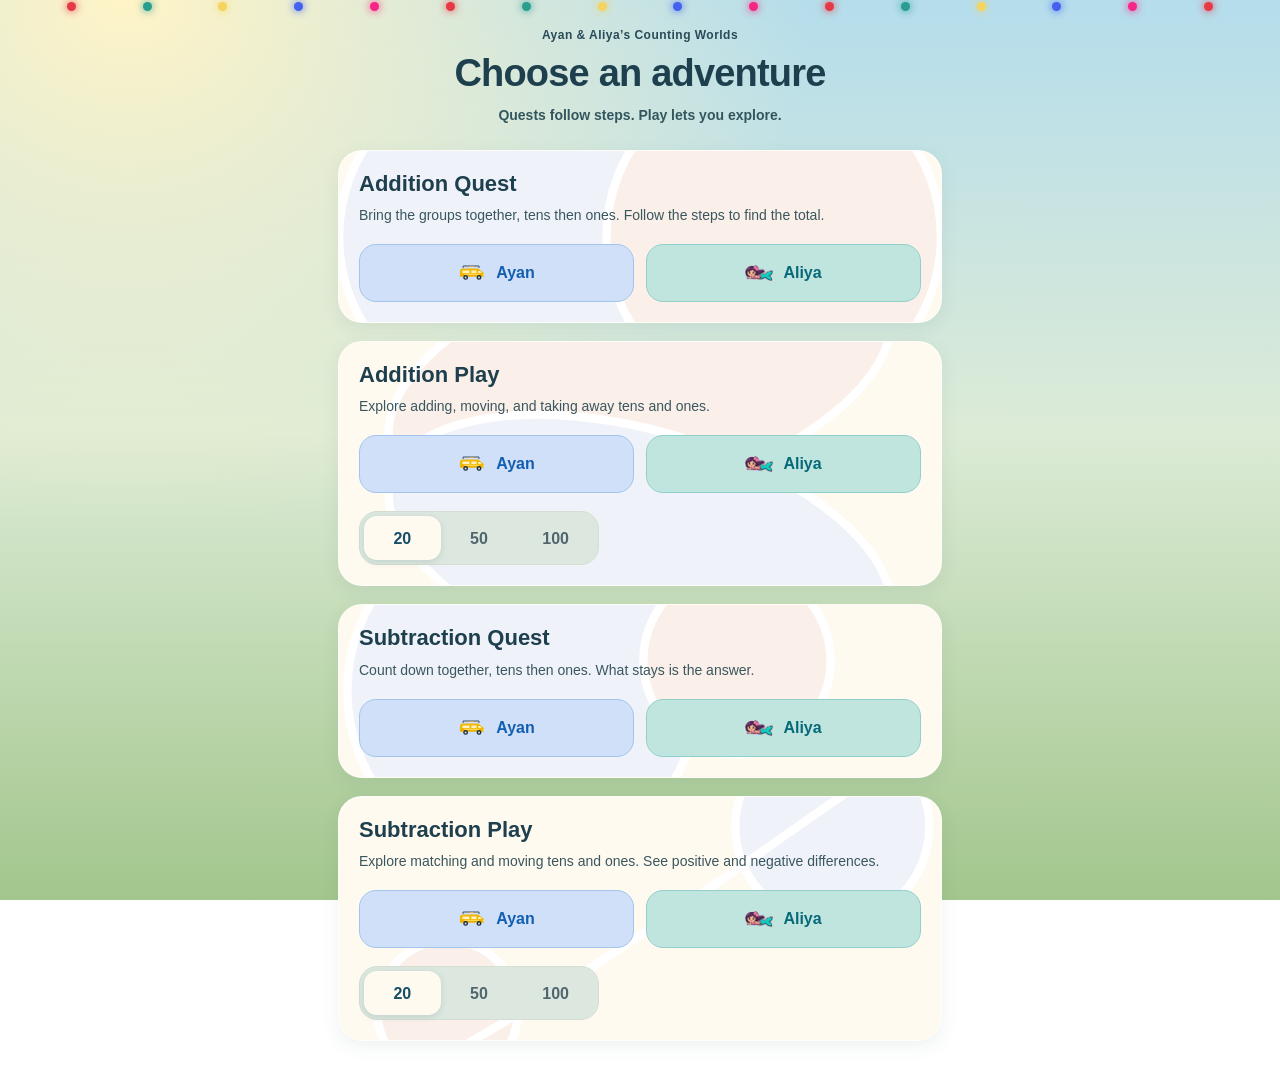
<file: index.html>
<!DOCTYPE html><html lang="en"><head>
<meta charset="utf-8"><meta name="viewport" content="width=device-width,initial-scale=1,viewport-fit=cover">
<meta name="description" content="Connected roads and underwater tunnels carry groups of ten or one between two counting garages.">
<title>Count Ones</title>
<link rel="icon" href="./favicon.ico" sizes="16x16 32x32 48x48">
<link rel="apple-touch-icon" href="./apple-touch-icon.png" sizes="180x180">
<link rel="manifest" href="./site.webmanifest?v=2">
<meta name="apple-mobile-web-app-title" content="Count Ones">
<link rel="stylesheet" href="addition-quest.css?v=21"><link rel="stylesheet" href="storybook.css?v=29"><link rel="stylesheet" href="counting-worlds.css?v=23">
<link rel="stylesheet" href="play-capacity.css?v=2"><link rel="stylesheet" href="holiday-effects.css?v=1"></head><body data-theme="cars">
<svg width="0" height="0" style="position:absolute" aria-hidden="true">
  <defs>
    <symbol id="car-blue" viewBox="0 0 44 26"><path d="M3 10Q3 6 8 6H32L38 11Q41 12 41 15V19H3Z" fill="#2f7fe0"/><path d="M7 9H18V13H7Z M21 9H29V13H21Z M32 10H35L37 13H32Z" fill="#cfeaff"/><rect x="10" y="14" width="23" height="2" rx="0.5" fill="#65b8ff"/><path d="M8 5V2H33V5" fill="none" stroke="#354957" stroke-width="1.5"/><rect x="18" y="2" width="7" height="1.5" rx="0.3" fill="#e6a756"/><path d="M4 17H40" stroke="#1556a0" stroke-width=".65" opacity=".6"/><circle cx="12" cy="20" r="3.8" fill="#22303c"/><circle cx="12" cy="20" r="1.55" fill="#d7e3ef"/><circle cx="33" cy="20" r="3.8" fill="#22303c"/><circle cx="33" cy="20" r="1.55" fill="#d7e3ef"/><rect x="39" y="15" width="2" height="2.2" rx=".7" fill="#fff4c1"/></symbol>
    <symbol id="car-gold" viewBox="0 0 44 26"><path d="M3 10Q3 6 8 6H32L38 11Q41 12 41 15V19H3Z" fill="#f2b705"/><path d="M7 9H18V13H7Z M21 9H29V13H21Z M32 10H35L37 13H32Z" fill="#fff3c4"/><rect x="10" y="14" width="23" height="2" rx="0.5" fill="#ffdb50"/><path d="M8 5V2H33V5" fill="none" stroke="#354957" stroke-width="1.5"/><rect x="18" y="2" width="7" height="1.5" rx="0.3" fill="#e6a756"/><path d="M4 17H40" stroke="#c28200" stroke-width=".65" opacity=".6"/><circle cx="12" cy="20" r="3.8" fill="#22303c"/><circle cx="12" cy="20" r="1.55" fill="#d7e3ef"/><circle cx="33" cy="20" r="3.8" fill="#22303c"/><circle cx="33" cy="20" r="1.55" fill="#d7e3ef"/><rect x="39" y="15" width="2" height="2.2" rx=".7" fill="#fff4c1"/></symbol>
    <symbol id="mermaid-teal" viewBox="0 0 460 266"><image href="art/classic-e-mermaid.png?v=1" width="460" height="266"/></symbol>
    <symbol id="mermaid-pink" viewBox="0 0 460 266"><image href="art/classic-e-mermaid.png?v=1" width="460" height="266"/></symbol>
  </defs>
</svg><section id="home" hidden><header class="home-welcome"><p>Ayan &amp; Aliya’s Counting Worlds</p><h1>Choose an adventure</h1><span>Quests follow steps. Play lets you explore.</span></header><div class="choose-games"><article class="choose-game"><svg class="card-art" viewBox="0 0 360 220" preserveAspectRatio="xMidYMid slice" aria-hidden="true"><circle cx="100" cy="110" r="100" fill="#eff3f9" stroke="#ffffff" stroke-width="5"/><circle cx="260" cy="110" r="100" fill="#faf0e9" stroke="#ffffff" stroke-width="5"/></svg><h2>Addition Quest</h2><p>Bring the groups together, tens then ones. Follow the steps to find the total.</p><div class="choose-worlds"><a class="choose-world cars" data-counting="false" href="addition-quest.html?theme=cars"><svg viewBox="0 0 44 26" width="28" height="18" aria-hidden="true"><use href="#car-gold"/></svg><span>Ayan</span></a><a class="choose-world mermaids" data-counting="false" href="addition-quest.html?theme=mermaids"><img src="art/classic-e-mermaid.png?v=1" width="28" height="20" style="width:28px;height:20px;object-fit:contain" alt=""><span>Aliya</span></a></div></article><article class="choose-game"><svg class="card-art" viewBox="0 0 360 220" preserveAspectRatio="xMidYMid slice" aria-hidden="true"><ellipse cx="180" cy="58" rx="155" ry="72" transform="rotate(-16 180 58)" fill="#faf0e9" stroke="#ffffff" stroke-width="5"/><ellipse cx="180" cy="162" rx="155" ry="72" transform="rotate(16 180 162)" fill="#eff3f9" stroke="#ffffff" stroke-width="5"/></svg><h2>Addition Play</h2><p>Explore adding, moving, and taking away tens and ones.</p><div class="choose-worlds"><a class="choose-world cars" data-counting="true" href="index.html?theme=cars&amp;max=20"><svg viewBox="0 0 44 26" width="28" height="18" aria-hidden="true"><use href="#car-gold"/></svg><span>Ayan</span></a><a class="choose-world mermaids" data-counting="true" href="index.html?theme=mermaids&amp;max=20"><img src="art/classic-e-mermaid.png?v=1" width="28" height="20" style="width:28px;height:20px;object-fit:contain" alt=""><span>Aliya</span></a></div><div class="capacity-picker home-capacity" role="radiogroup" aria-label="Count up to"><span class="capacity-highlight" aria-hidden="true"></span><button type="button" data-max="20" role="radio" aria-checked="true">20</button><button type="button" data-max="50" role="radio" aria-checked="false">50</button><button type="button" data-max="100" role="radio" aria-checked="false">100</button></div></article><article class="choose-game"><svg class="card-art" viewBox="0 0 360 220" preserveAspectRatio="xMidYMid slice" aria-hidden="true"><circle cx="110" cy="110" r="105" fill="#eff3f9" stroke="#ffffff" stroke-width="5"/><circle cx="238" cy="92" r="56" fill="#faf0e9" stroke="#ffffff" stroke-width="5"/></svg><h2>Subtraction Quest</h2><p>Count down together, tens then ones. What stays is the answer.</p><div class="choose-worlds"><a class="choose-world cars" data-counting="false" href="cancellation-quest.html?theme=cars"><svg viewBox="0 0 44 26" width="28" height="18" aria-hidden="true"><use href="#car-gold"/></svg><span>Ayan</span></a><a class="choose-world mermaids" data-counting="false" href="cancellation-quest.html?theme=mermaids"><img src="art/classic-e-mermaid.png?v=1" width="28" height="20" style="width:28px;height:20px;object-fit:contain" alt=""><span>Aliya</span></a></div></article><article class="choose-game"><svg class="card-art" viewBox="0 0 360 220" preserveAspectRatio="xMidYMid slice" aria-hidden="true"><circle cx="295" cy="55" r="58" fill="#eff3f9" stroke="#ffffff" stroke-width="5"/><circle cx="65" cy="165" r="42" fill="#faf0e9" stroke="#ffffff" stroke-width="5"/><path d="M370,-10 C260,60 140,160 -10,230" fill="none" stroke="#ffffff" stroke-width="5"/></svg><h2>Subtraction Play</h2><p>Explore matching and moving tens and ones. See positive and negative differences.</p><div class="choose-worlds"><a class="choose-world cars" data-counting="false" data-garage="true" href="cancellation-garage.html?theme=cars&amp;max=20"><svg viewBox="0 0 44 26" width="28" height="18" aria-hidden="true"><use href="#car-gold"/></svg><span>Ayan</span></a><a class="choose-world mermaids" data-counting="false" data-garage="true" href="cancellation-garage.html?theme=mermaids&amp;max=20"><img src="art/classic-e-mermaid.png?v=1" width="28" height="20" style="width:28px;height:20px;object-fit:contain" alt=""><span>Aliya</span></a></div><div class="capacity-picker home-capacity" role="radiogroup" aria-label="Count up to"><span class="capacity-highlight" aria-hidden="true"></span><button type="button" data-max="20" role="radio" aria-checked="true">20</button><button type="button" data-max="50" role="radio" aria-checked="false">50</button><button type="button" data-max="100" role="radio" aria-checked="false">100</button></div></article></div></section>
<main id="game" class="page free-play" hidden>
  <header class="eqbar">
    <p class="world-line" id="world-line">Ayan's Car World · Addition Play</p>
    <div class="equation" role="heading" aria-label="Blue plus Gold equals total">
      <span id="left">10</span><span class="op">+</span><span id="right">0</span><span class="op">=</span><span id="total" class="free-total">10</span>
    </div>
    <div class="toggles">
      <div class="theme-switch" role="group" aria-label="Choose a world"><span class="theme-highlight" aria-hidden="true"></span><button type="button" class="pill theme-pill" data-theme="cars" aria-pressed="true"><svg viewBox="0 0 44 26" width="22" height="13" style="vertical-align:-2px" aria-hidden="true"><use href="#car-gold"/></svg> Ayan</button>
      <button type="button" class="pill theme-pill" data-theme="mermaids" aria-pressed="false"><img src="art/classic-e-mermaid.png?v=1" width="20" height="14" style="vertical-align:-2px;object-fit:contain" alt=""> Aliya</button></div>
      <button type="button" class="pill sound" id="sound-toggle" aria-pressed="true">🔊 Sound on</button>
    </div>
  </header>
  <div class="track-board">
    <svg id="map" viewBox="0 0 420 552" xmlns="http://www.w3.org/2000/svg" role="group" aria-label="Eight connected roads: add, move, and take away ten or one">
      <defs>
        <linearGradient id="garage-left" x2="0" y2="1"><stop stop-color="#fffdf2"/><stop offset="1" stop-color="#eaf2da"/></linearGradient>
        <linearGradient id="garage-right" x2="0" y2="1"><stop stop-color="#fffdf2"/><stop offset="1" stop-color="#fff1cb"/></linearGradient>
        <linearGradient id="pool-left" x2="0" y2="1"><stop stop-color="#effdf9"/><stop offset=".8" stop-color="#daf2f1"/><stop offset="1" stop-color="#ead59e"/></linearGradient>
        <linearGradient id="pool-right" x2="0" y2="1"><stop stop-color="#fff7fb"/><stop offset=".8" stop-color="#e6f5f6"/><stop offset="1" stop-color="#ead59e"/></linearGradient>
      </defs>
      <g id="track-scenery" aria-hidden="true"></g>
      <g id="tracks"></g>
      <g id="garages"></g>
      <g id="traffic" pointer-events="none" aria-hidden="true"></g>
      <g id="motion-paths" visibility="hidden" pointer-events="none" aria-hidden="true"></g>
    </svg>
  </div>
  <div class="play-limit"><div id="play-capacity" class="capacity-picker" role="radiogroup" aria-label="Count up to"><span class="capacity-highlight" aria-hidden="true"></span><button type="button" data-max="20" role="radio" aria-checked="true">20</button><button type="button" data-max="50" role="radio" aria-checked="false">50</button><button type="button" data-max="100" role="radio" aria-checked="false">100</button></div></div>
  <p class="game-announcements" id="feedback" role="status" aria-live="polite"></p>
  <footer class="quest-footer">
    <nav class="footer-nav" aria-label="Game navigation">
      <a class="footer-home" href="index.html">
        <svg viewBox="0 0 24 24" width="20" height="20" fill="none" stroke="currentColor" stroke-width="1.7" aria-hidden="true"><rect x="3" y="3" width="7" height="7" rx="2"/><rect x="14" y="3" width="7" height="7" rx="2"/><rect x="3" y="14" width="7" height="7" rx="2"/><rect x="14" y="14" width="7" height="7" rx="2"/></svg>
        <span>All games</span>
      </a>
    </nav>
  </footer>
</main>
<noscript><p>Turn on JavaScript to choose a world and play.</p></noscript><script src="counting-voice.js?v=22" defer></script><script src="play-controls.js?v=1" defer></script><script src="play-capacity.js?v=2" defer></script><script src="theme-switch.js?v=1" defer></script><script src="game.js?v=28" defer></script><script src="holiday-effects.js?v=1" defer></script></body></html>
</file>
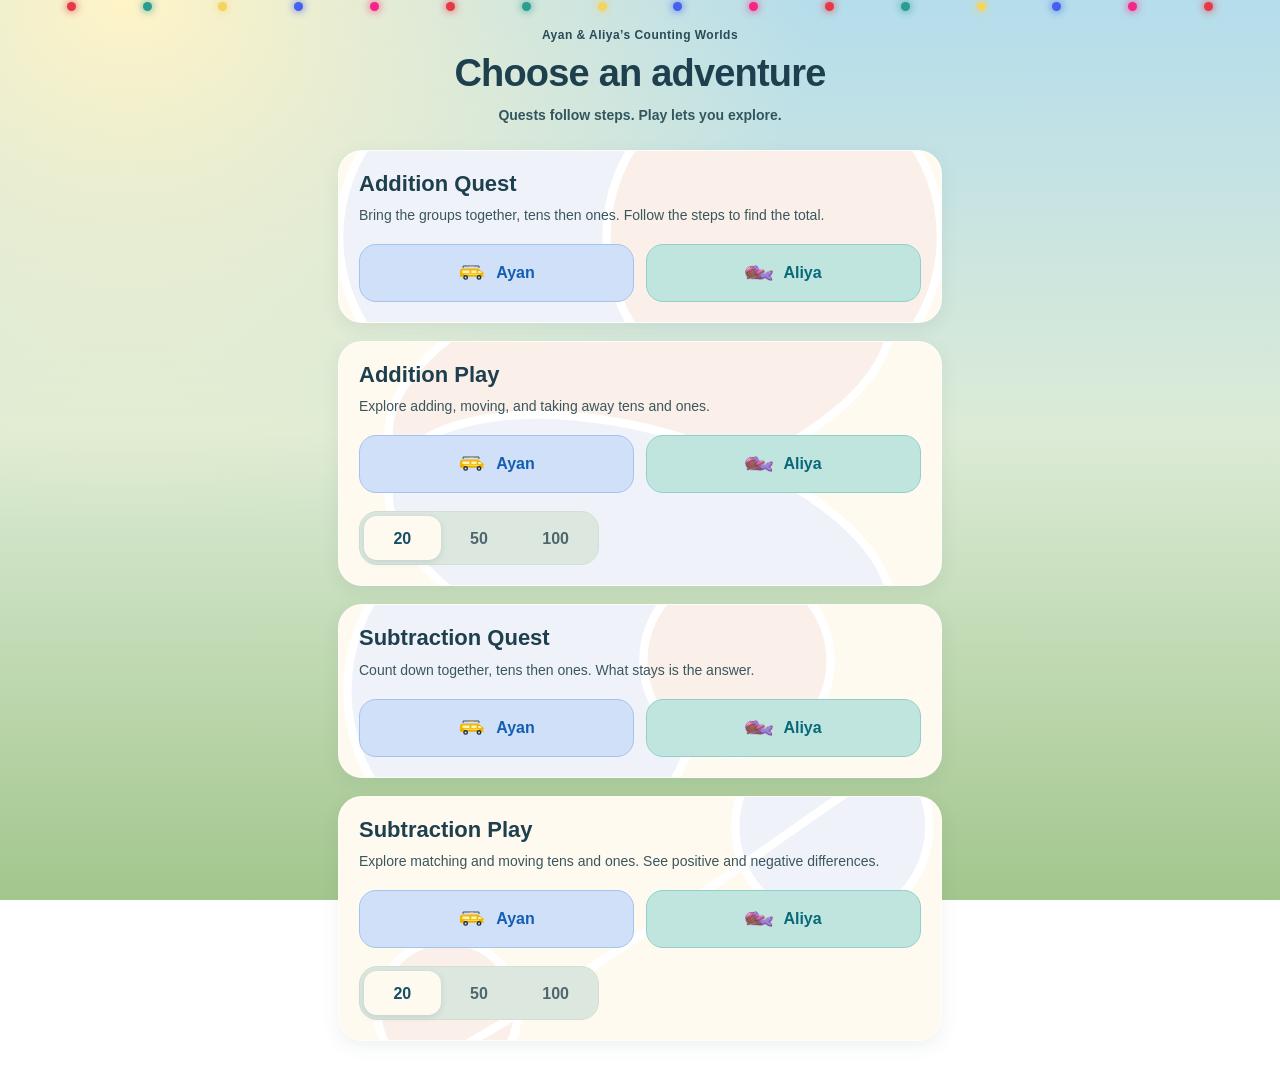
<file: test/index.html>
<!DOCTYPE html><html lang="en"><head>
<meta charset="utf-8"><meta name="viewport" content="width=device-width,initial-scale=1,viewport-fit=cover">
<meta name="description" content="Connected roads and underwater tunnels carry groups of ten or one between two counting garages.">
<title>Count Ones</title>
<link rel="icon" href="./favicon.ico" sizes="16x16 32x32 48x48">
<link rel="apple-touch-icon" href="./apple-touch-icon.png" sizes="180x180">
<link rel="manifest" href="./site.webmanifest?v=2">
<meta name="apple-mobile-web-app-title" content="Count Ones">
<link rel="stylesheet" href="addition-quest.css?v=21"><link rel="stylesheet" href="storybook.css?v=29"><link rel="stylesheet" href="counting-worlds.css?v=23">
<link rel="stylesheet" href="play-capacity.css?v=2"><link rel="stylesheet" href="holiday-effects.css?v=1"></head><body data-theme="cars">
<svg width="0" height="0" style="position:absolute" aria-hidden="true">
  <defs>
    <symbol id="car-blue" viewBox="0 0 44 26"><path d="M3 10Q3 6 8 6H32L38 11Q41 12 41 15V19H3Z" fill="#2f7fe0"/><path d="M7 9H18V13H7Z M21 9H29V13H21Z M32 10H35L37 13H32Z" fill="#cfeaff"/><rect x="10" y="14" width="23" height="2" rx="0.5" fill="#65b8ff"/><path d="M8 5V2H33V5" fill="none" stroke="#354957" stroke-width="1.5"/><rect x="18" y="2" width="7" height="1.5" rx="0.3" fill="#e6a756"/><path d="M4 17H40" stroke="#1556a0" stroke-width=".65" opacity=".6"/><circle cx="12" cy="20" r="3.8" fill="#22303c"/><circle cx="12" cy="20" r="1.55" fill="#d7e3ef"/><circle cx="33" cy="20" r="3.8" fill="#22303c"/><circle cx="33" cy="20" r="1.55" fill="#d7e3ef"/><rect x="39" y="15" width="2" height="2.2" rx=".7" fill="#fff4c1"/></symbol>
    <symbol id="car-gold" viewBox="0 0 44 26"><path d="M3 10Q3 6 8 6H32L38 11Q41 12 41 15V19H3Z" fill="#f2b705"/><path d="M7 9H18V13H7Z M21 9H29V13H21Z M32 10H35L37 13H32Z" fill="#fff3c4"/><rect x="10" y="14" width="23" height="2" rx="0.5" fill="#ffdb50"/><path d="M8 5V2H33V5" fill="none" stroke="#354957" stroke-width="1.5"/><rect x="18" y="2" width="7" height="1.5" rx="0.3" fill="#e6a756"/><path d="M4 17H40" stroke="#c28200" stroke-width=".65" opacity=".6"/><circle cx="12" cy="20" r="3.8" fill="#22303c"/><circle cx="12" cy="20" r="1.55" fill="#d7e3ef"/><circle cx="33" cy="20" r="3.8" fill="#22303c"/><circle cx="33" cy="20" r="1.55" fill="#d7e3ef"/><rect x="39" y="15" width="2" height="2.2" rx=".7" fill="#fff4c1"/></symbol>
    <symbol id="mermaid-teal" viewBox="0 0 460 266"><image href="art/berry-star.png?v=1" width="460" height="266"/></symbol>
    <symbol id="mermaid-pink" viewBox="0 0 460 266"><image href="art/berry-star.png?v=1" width="460" height="266"/></symbol>
  </defs>
</svg><section id="home" hidden><header class="home-welcome"><p>Ayan &amp; Aliya’s Counting Worlds</p><h1>Choose an adventure</h1><span>Quests follow steps. Play lets you explore.</span></header><div class="choose-games"><article class="choose-game"><svg class="card-art" viewBox="0 0 360 220" preserveAspectRatio="xMidYMid slice" aria-hidden="true"><circle cx="100" cy="110" r="100" fill="#eff3f9" stroke="#ffffff" stroke-width="5"/><circle cx="260" cy="110" r="100" fill="#faf0e9" stroke="#ffffff" stroke-width="5"/></svg><h2>Addition Quest</h2><p>Bring the groups together, tens then ones. Follow the steps to find the total.</p><div class="choose-worlds"><a class="choose-world cars" data-counting="false" href="addition-quest.html?theme=cars"><svg viewBox="0 0 44 26" width="28" height="18" aria-hidden="true"><use href="#car-gold"/></svg><span>Ayan</span></a><a class="choose-world mermaids" data-counting="false" href="addition-quest.html?theme=mermaids"><img src="art/berry-star.png?v=1" width="28" height="20" style="width:28px;height:20px;object-fit:contain" alt=""><span>Aliya</span></a></div></article><article class="choose-game"><svg class="card-art" viewBox="0 0 360 220" preserveAspectRatio="xMidYMid slice" aria-hidden="true"><ellipse cx="180" cy="58" rx="155" ry="72" transform="rotate(-16 180 58)" fill="#faf0e9" stroke="#ffffff" stroke-width="5"/><ellipse cx="180" cy="162" rx="155" ry="72" transform="rotate(16 180 162)" fill="#eff3f9" stroke="#ffffff" stroke-width="5"/></svg><h2>Addition Play</h2><p>Explore adding, moving, and taking away tens and ones.</p><div class="choose-worlds"><a class="choose-world cars" data-counting="true" href="index.html?theme=cars&amp;max=20"><svg viewBox="0 0 44 26" width="28" height="18" aria-hidden="true"><use href="#car-gold"/></svg><span>Ayan</span></a><a class="choose-world mermaids" data-counting="true" href="index.html?theme=mermaids&amp;max=20"><img src="art/berry-star.png?v=1" width="28" height="20" style="width:28px;height:20px;object-fit:contain" alt=""><span>Aliya</span></a></div><div class="capacity-picker home-capacity" role="radiogroup" aria-label="Count up to"><span class="capacity-highlight" aria-hidden="true"></span><button type="button" data-max="20" role="radio" aria-checked="true">20</button><button type="button" data-max="50" role="radio" aria-checked="false">50</button><button type="button" data-max="100" role="radio" aria-checked="false">100</button></div></article><article class="choose-game"><svg class="card-art" viewBox="0 0 360 220" preserveAspectRatio="xMidYMid slice" aria-hidden="true"><circle cx="110" cy="110" r="105" fill="#eff3f9" stroke="#ffffff" stroke-width="5"/><circle cx="238" cy="92" r="56" fill="#faf0e9" stroke="#ffffff" stroke-width="5"/></svg><h2>Subtraction Quest</h2><p>Count down together, tens then ones. What stays is the answer.</p><div class="choose-worlds"><a class="choose-world cars" data-counting="false" href="cancellation-quest.html?theme=cars"><svg viewBox="0 0 44 26" width="28" height="18" aria-hidden="true"><use href="#car-gold"/></svg><span>Ayan</span></a><a class="choose-world mermaids" data-counting="false" href="cancellation-quest.html?theme=mermaids"><img src="art/berry-star.png?v=1" width="28" height="20" style="width:28px;height:20px;object-fit:contain" alt=""><span>Aliya</span></a></div></article><article class="choose-game"><svg class="card-art" viewBox="0 0 360 220" preserveAspectRatio="xMidYMid slice" aria-hidden="true"><circle cx="295" cy="55" r="58" fill="#eff3f9" stroke="#ffffff" stroke-width="5"/><circle cx="65" cy="165" r="42" fill="#faf0e9" stroke="#ffffff" stroke-width="5"/><path d="M370,-10 C260,60 140,160 -10,230" fill="none" stroke="#ffffff" stroke-width="5"/></svg><h2>Subtraction Play</h2><p>Explore matching and moving tens and ones. See positive and negative differences.</p><div class="choose-worlds"><a class="choose-world cars" data-counting="false" data-garage="true" href="cancellation-garage.html?theme=cars&amp;max=20"><svg viewBox="0 0 44 26" width="28" height="18" aria-hidden="true"><use href="#car-gold"/></svg><span>Ayan</span></a><a class="choose-world mermaids" data-counting="false" data-garage="true" href="cancellation-garage.html?theme=mermaids&amp;max=20"><img src="art/berry-star.png?v=1" width="28" height="20" style="width:28px;height:20px;object-fit:contain" alt=""><span>Aliya</span></a></div><div class="capacity-picker home-capacity" role="radiogroup" aria-label="Count up to"><span class="capacity-highlight" aria-hidden="true"></span><button type="button" data-max="20" role="radio" aria-checked="true">20</button><button type="button" data-max="50" role="radio" aria-checked="false">50</button><button type="button" data-max="100" role="radio" aria-checked="false">100</button></div></article></div></section>
<main id="game" class="page free-play" hidden>
  <header class="eqbar">
    <p class="world-line" id="world-line">Ayan's Car World · Addition Play</p>
    <div class="equation" role="heading" aria-label="Blue plus Gold equals total">
      <span id="left">10</span><span class="op">+</span><span id="right">0</span><span class="op">=</span><span id="total" class="free-total">10</span>
    </div>
    <div class="toggles">
      <div class="theme-switch" role="group" aria-label="Choose a world"><span class="theme-highlight" aria-hidden="true"></span><button type="button" class="pill theme-pill" data-theme="cars" aria-pressed="true"><svg viewBox="0 0 44 26" width="22" height="13" style="vertical-align:-2px" aria-hidden="true"><use href="#car-gold"/></svg> Ayan</button>
      <button type="button" class="pill theme-pill" data-theme="mermaids" aria-pressed="false"><img src="art/berry-star.png?v=1" width="20" height="14" style="vertical-align:-2px;object-fit:contain" alt=""> Aliya</button></div>
      <button type="button" class="pill sound" id="sound-toggle" aria-pressed="true">🔊 Sound on</button>
    </div>
  </header>
  <div class="track-board">
    <svg id="map" viewBox="0 0 420 552" xmlns="http://www.w3.org/2000/svg" role="group" aria-label="Eight connected roads: add, move, and take away ten or one">
      <defs>
        <linearGradient id="garage-left" x2="0" y2="1"><stop stop-color="#fffdf2"/><stop offset="1" stop-color="#eaf2da"/></linearGradient>
        <linearGradient id="garage-right" x2="0" y2="1"><stop stop-color="#fffdf2"/><stop offset="1" stop-color="#fff1cb"/></linearGradient>
        <linearGradient id="pool-left" x2="0" y2="1"><stop stop-color="#effdf9"/><stop offset=".8" stop-color="#daf2f1"/><stop offset="1" stop-color="#ead59e"/></linearGradient>
        <linearGradient id="pool-right" x2="0" y2="1"><stop stop-color="#fff7fb"/><stop offset=".8" stop-color="#e6f5f6"/><stop offset="1" stop-color="#ead59e"/></linearGradient>
      </defs>
      <g id="track-scenery" aria-hidden="true"></g>
      <g id="tracks"></g>
      <g id="garages"></g>
      <g id="traffic" pointer-events="none" aria-hidden="true"></g>
      <g id="motion-paths" visibility="hidden" pointer-events="none" aria-hidden="true"></g>
    </svg>
  </div>
  <div class="play-limit"><div id="play-capacity" class="capacity-picker" role="radiogroup" aria-label="Count up to"><span class="capacity-highlight" aria-hidden="true"></span><button type="button" data-max="20" role="radio" aria-checked="true">20</button><button type="button" data-max="50" role="radio" aria-checked="false">50</button><button type="button" data-max="100" role="radio" aria-checked="false">100</button></div></div>
  <p class="game-announcements" id="feedback" role="status" aria-live="polite"></p>
  <footer class="quest-footer">
    <nav class="footer-nav" aria-label="Game navigation">
      <a class="footer-home" href="index.html">
        <svg viewBox="0 0 24 24" width="20" height="20" fill="none" stroke="currentColor" stroke-width="1.7" aria-hidden="true"><rect x="3" y="3" width="7" height="7" rx="2"/><rect x="14" y="3" width="7" height="7" rx="2"/><rect x="3" y="14" width="7" height="7" rx="2"/><rect x="14" y="14" width="7" height="7" rx="2"/></svg>
        <span>All games</span>
      </a>
    </nav>
  </footer>
</main>
<noscript><p>Turn on JavaScript to choose a world and play.</p></noscript><script src="counting-voice.js?v=22" defer></script><script src="play-controls.js?v=1" defer></script><script src="play-capacity.js?v=2" defer></script><script src="theme-switch.js?v=1" defer></script><script src="game.js?v=28" defer></script><script src="holiday-effects.js?v=1" defer></script></body></html>
</file>
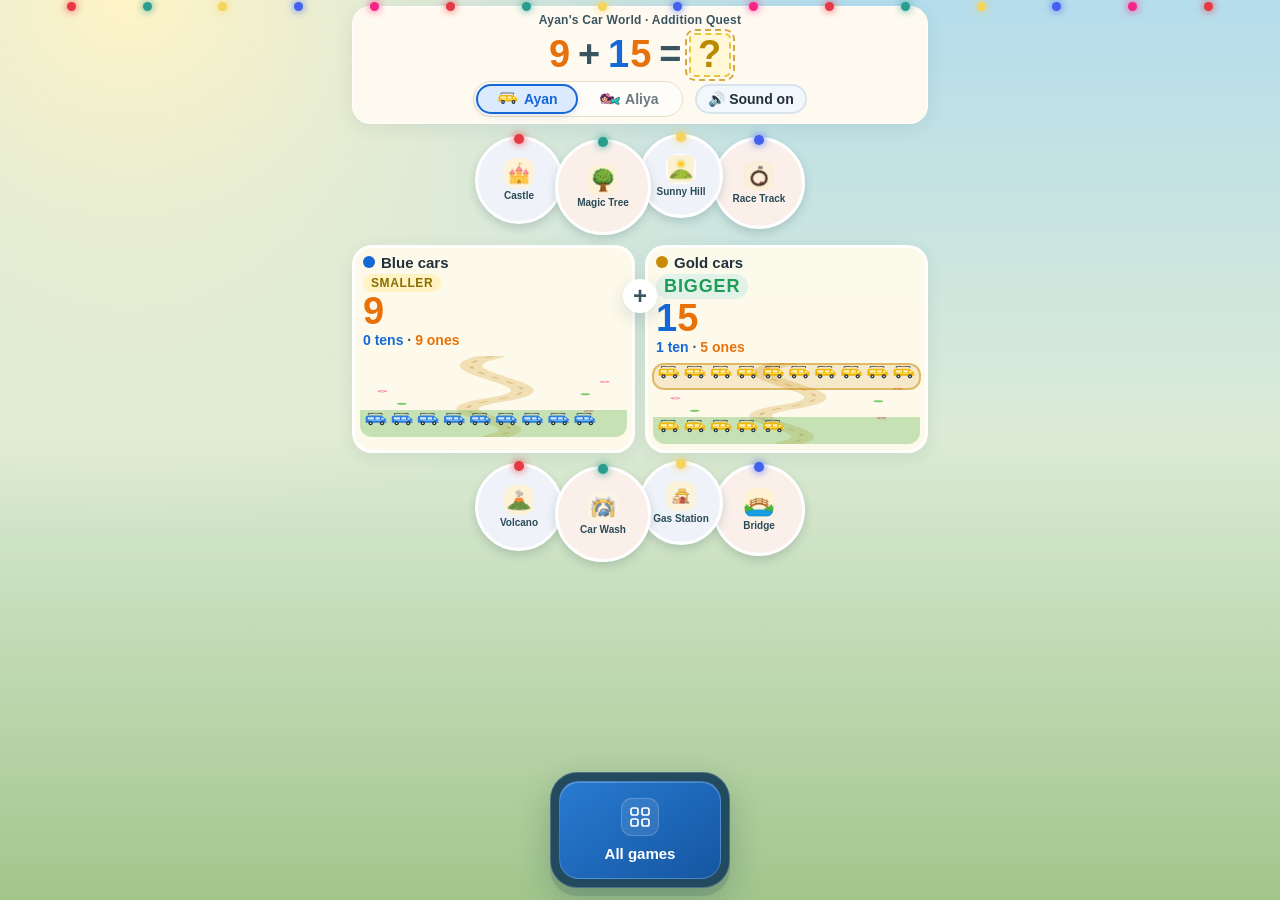
<file: addition-quest.html>
<!DOCTYPE html>
<html lang="en">
<head>
<meta charset="utf-8">
<meta name="viewport" content="width=device-width, initial-scale=1, viewport-fit=cover">
<title>Addition Quest — Ayan &amp; Aliya's Counting Worlds</title>
<link rel="icon" href="./favicon.ico" sizes="16x16 32x32 48x48">
<link rel="apple-touch-icon" href="./apple-touch-icon.png" sizes="180x180">
<link rel="manifest" href="./site.webmanifest?v=2">
<meta name="apple-mobile-web-app-title" content="Count Ones">
<meta name="description" content="An addition game for kids: move everything from the smaller side to the bigger side, tens first then ones, and watch what is left become the answer.">
<!-- Asset cache-busting: every local CSS/JS URL below carries ?v=N.
     Bump N on ALL of them together on every deploy, so a phone can
     never mix a cached old file with a new one. Audio files are
     intentionally unversioned (63 shared clips; re-downloading them
     every deploy would be wasteful). -->
<link rel="stylesheet" href="addition-quest.css?v=17">
<link rel="stylesheet" href="storybook.css?v=29">
<link rel="stylesheet" href="holiday-effects.css?v=1">
</head>
<body data-theme="cars">
<!-- Inline SVG symbols: every car is one car, every mermaid is one mermaid.
     No x10 badges anywhere: a group of ten is ten separate symbols in a row. -->
<svg width="0" height="0" style="position:absolute" aria-hidden="true">
  <defs>
    <symbol id="car-blue" viewBox="0 0 44 26"><path d="M3 10Q3 6 8 6H32L38 11Q41 12 41 15V19H3Z" fill="#2f7fe0"/><path d="M7 9H18V13H7Z M21 9H29V13H21Z M32 10H35L37 13H32Z" fill="#cfeaff"/><rect x="10" y="14" width="23" height="2" rx="0.5" fill="#65b8ff"/><path d="M8 5V2H33V5" fill="none" stroke="#354957" stroke-width="1.5"/><rect x="18" y="2" width="7" height="1.5" rx="0.3" fill="#e6a756"/><path d="M4 17H40" stroke="#1556a0" stroke-width=".65" opacity=".6"/><circle cx="12" cy="20" r="3.8" fill="#22303c"/><circle cx="12" cy="20" r="1.55" fill="#d7e3ef"/><circle cx="33" cy="20" r="3.8" fill="#22303c"/><circle cx="33" cy="20" r="1.55" fill="#d7e3ef"/><rect x="39" y="15" width="2" height="2.2" rx=".7" fill="#fff4c1"/></symbol>
    <symbol id="car-gold" viewBox="0 0 44 26"><path d="M3 10Q3 6 8 6H32L38 11Q41 12 41 15V19H3Z" fill="#f2b705"/><path d="M7 9H18V13H7Z M21 9H29V13H21Z M32 10H35L37 13H32Z" fill="#fff3c4"/><rect x="10" y="14" width="23" height="2" rx="0.5" fill="#ffdb50"/><path d="M8 5V2H33V5" fill="none" stroke="#354957" stroke-width="1.5"/><rect x="18" y="2" width="7" height="1.5" rx="0.3" fill="#e6a756"/><path d="M4 17H40" stroke="#c28200" stroke-width=".65" opacity=".6"/><circle cx="12" cy="20" r="3.8" fill="#22303c"/><circle cx="12" cy="20" r="1.55" fill="#d7e3ef"/><circle cx="33" cy="20" r="3.8" fill="#22303c"/><circle cx="33" cy="20" r="1.55" fill="#d7e3ef"/><rect x="39" y="15" width="2" height="2.2" rx=".7" fill="#fff4c1"/></symbol>
    <symbol id="mermaid-teal" viewBox="0 0 460 266"><image href="art/classic-e-mermaid.png?v=1" width="460" height="266"/></symbol>
    <symbol id="mermaid-pink" viewBox="0 0 460 266"><image href="art/classic-e-mermaid.png?v=1" width="460" height="266"/></symbol>
  </defs>
</svg>

<div class="page">
  <header class="eqbar">
    <p class="world-line">Ayan's Car World · Addition Quest</p>
    <div class="equation" role="heading" aria-label="Addition problem">
      <span id="eq-a">47</span><span class="op">+</span><span id="eq-b">26</span><span class="op">=</span><span class="q" id="eq-q">?</span>
    </div>
    <div class="toggles">
      <div class="theme-switch" role="group" aria-label="Choose a world"><span class="theme-highlight" aria-hidden="true"></span><button type="button" class="pill theme-pill" data-theme="cars" aria-pressed="true"><svg viewBox="0 0 44 26" width="22" height="13" style="vertical-align:-2px" aria-hidden="true"><use href="#car-gold"/></svg> Ayan</button>
      <button type="button" class="pill theme-pill" data-theme="mermaids" aria-pressed="false"><img src="art/classic-e-mermaid.png?v=1" width="20" height="14" style="width:20px;height:14px;vertical-align:-2px;object-fit:contain" alt="" aria-hidden="true"> Aliya</button></div>
      <button type="button" class="pill sound" id="sound-toggle" aria-pressed="true">⏳ Getting sound ready…</button>
    </div>
  </header>

  <!-- The celebration banner: big cheer + big New Mystery button, right
       under the equation bar — impossible to miss when solved. -->
  <div class="celebrate-banner" id="celebrate-banner" hidden>
    <p class="cheer" id="cheer" hidden></p>
    <button type="button" class="new-mystery" id="new-mystery" hidden disabled>✨ New Mystery</button>
  </div>

  <main>
    <!-- Two compact landmark strips hugging the panels: four above,
         four below. The back-home link lives in the footer now, so
         nothing crowds the equation and the top strip. -->
    <div class="landmark-strip above-strip" id="landmarks-above" aria-label="Places above the numbers — tap one to move"></div>
    <section class="quantities" aria-label="The two quantities">
      <div class="side left" id="side-left">
        <div class="who"><span class="wrow"><span class="dot"></span><span class="who-label">Blue cars</span></span><span class="size-badge" id="left-size">bigger</span></div>
        <div class="bignum" id="left-num">47</div>
        <p class="caption" id="left-cap">4 tens · 7 ones</p>
        <div class="grid" id="left-grid"></div>
      </div>
      <div class="plus-badge" aria-hidden="true">+</div>
      <div class="side right" id="side-right">
        <div class="who"><span class="wrow"><span class="dot"></span><span class="who-label">Gold cars</span></span><span class="size-badge" id="right-size">smaller</span></div>
        <div class="bignum" id="right-num">26</div>
        <p class="caption" id="right-cap">2 tens · 6 ones</p>
        <div class="grid" id="right-grid"></div>
      </div>
    </section>

    <div class="landmark-strip below-strip" id="landmarks-below" aria-label="Places below the numbers — tap one to move"></div>

    <!-- Keep narration and move announcements available to assistive technology. -->
    <div class="game-announcements">
      <p class="total-badge" id="total-badge">Total stays 73</p>
    <p class="moved" id="moved-tally" hidden></p>
    <p id="progress-status" role="status"></p>

    <div class="caption-bar" id="captions" aria-live="polite">
      <p class="line note">Tap a place on the map to move!</p>
    </div>
    </div>
  </main>

  <footer class="quest-footer">
    <nav class="footer-nav" aria-label="Game navigation">
      <a class="footer-home" href="index.html">
        <svg viewBox="0 0 24 24" width="20" height="20" fill="none" stroke="currentColor" stroke-width="1.7" aria-hidden="true"><rect x="3" y="3" width="7" height="7" rx="2"/><rect x="14" y="3" width="7" height="7" rx="2"/><rect x="3" y="14" width="7" height="7" rx="2"/><rect x="14" y="14" width="7" height="7" rx="2"/></svg>
        <span>All games</span>
      </a>
    </nav>
  </footer>
</div>

<!-- ?v=16 on every script — bump together with the stylesheet on every deploy (see the cache-busting note in <head>). -->
<script src="addition-engine.js?v=16"></script>
<script src="addition-layout.js?v=16"></script>
<script src="theme-switch.js?v=1"></script>
<script src="addition-quest.js?v=19"></script>
<script src="holiday-effects.js?v=1"></script>
</body>
</html>
</file>
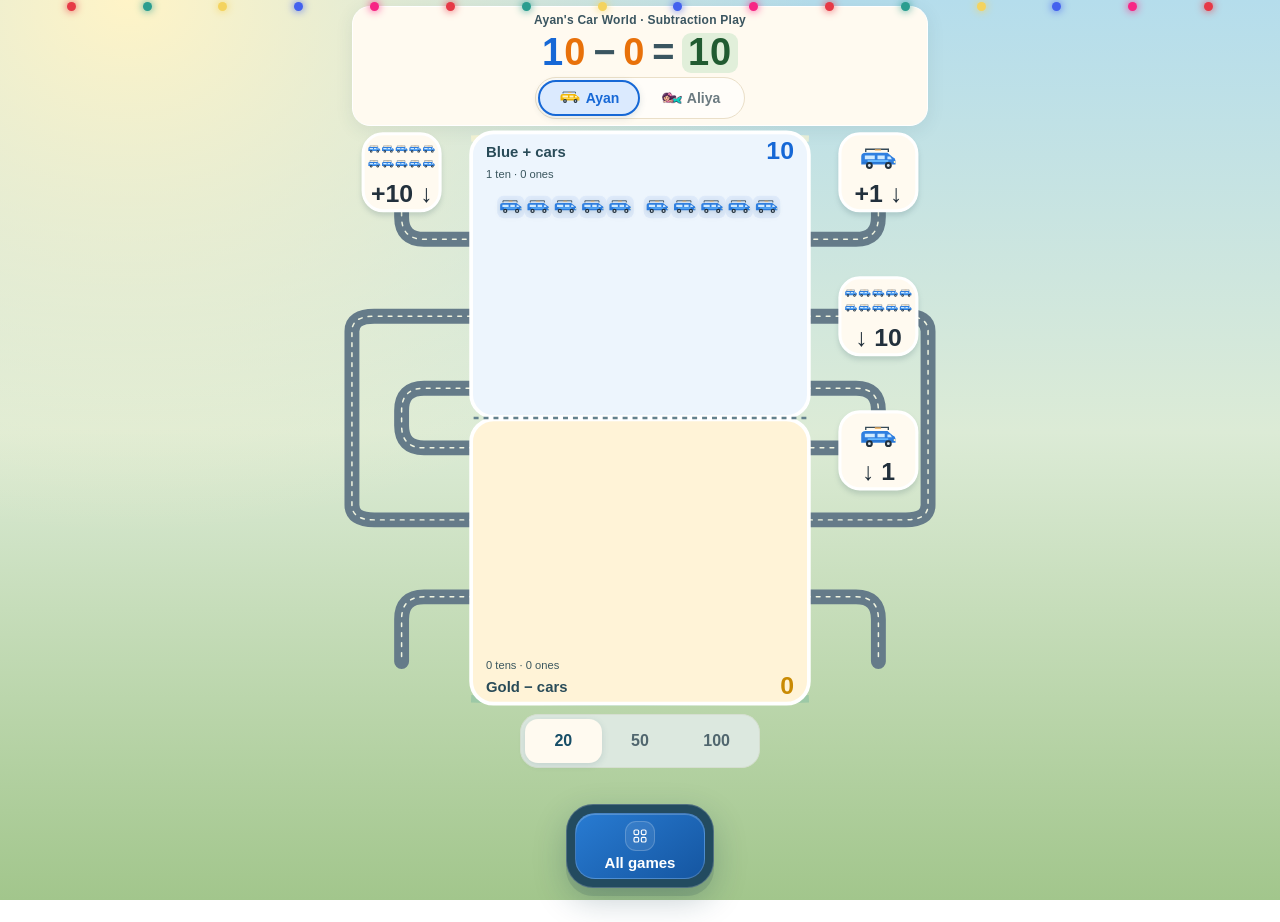
<file: cancellation-garage.html>
<!DOCTYPE html><html lang="en"><head><meta charset="utf-8"><meta name="viewport" content="width=device-width,initial-scale=1,viewport-fit=cover"><title>Subtraction Play — Counting Worlds</title>
<link rel="icon" href="./favicon.ico" sizes="16x16 32x32 48x48">
<link rel="apple-touch-icon" href="./apple-touch-icon.png" sizes="180x180">
<link rel="manifest" href="./site.webmanifest?v=2">
<meta name="apple-mobile-web-app-title" content="Count Ones">
<meta name="description" content="Free play with positive and negative differences. Match cars in the cancellation garage, move tens and ones, and see what remains."><link rel="stylesheet" href="cancellation-quest.css?v=14"><link rel="stylesheet" href="storybook.css?v=29"><link rel="stylesheet" href="cancellation-garage.css?v=3"><link rel="stylesheet" href="play-capacity.css?v=2"><link rel="stylesheet" href="holiday-effects.css?v=1"></head><body data-theme="cars"><svg width="0" height="0" style="position:absolute" aria-hidden="true">
  <defs>
    <symbol id="car-blue" viewBox="0 0 44 26"><path d="M3 10Q3 6 8 6H32L38 11Q41 12 41 15V19H3Z" fill="#2f7fe0"/><path d="M7 9H18V13H7Z M21 9H29V13H21Z M32 10H35L37 13H32Z" fill="#cfeaff"/><rect x="10" y="14" width="23" height="2" rx="0.5" fill="#65b8ff"/><path d="M8 5V2H33V5" fill="none" stroke="#354957" stroke-width="1.5"/><rect x="18" y="2" width="7" height="1.5" rx="0.3" fill="#e6a756"/><path d="M4 17H40" stroke="#1556a0" stroke-width=".65" opacity=".6"/><circle cx="12" cy="20" r="3.8" fill="#22303c"/><circle cx="12" cy="20" r="1.55" fill="#d7e3ef"/><circle cx="33" cy="20" r="3.8" fill="#22303c"/><circle cx="33" cy="20" r="1.55" fill="#d7e3ef"/><rect x="39" y="15" width="2" height="2.2" rx=".7" fill="#fff4c1"/></symbol>
    <symbol id="car-gold" viewBox="0 0 44 26"><path d="M3 10Q3 6 8 6H32L38 11Q41 12 41 15V19H3Z" fill="#f2b705"/><path d="M7 9H18V13H7Z M21 9H29V13H21Z M32 10H35L37 13H32Z" fill="#fff3c4"/><rect x="10" y="14" width="23" height="2" rx="0.5" fill="#ffdb50"/><path d="M8 5V2H33V5" fill="none" stroke="#354957" stroke-width="1.5"/><rect x="18" y="2" width="7" height="1.5" rx="0.3" fill="#e6a756"/><path d="M4 17H40" stroke="#c28200" stroke-width=".65" opacity=".6"/><circle cx="12" cy="20" r="3.8" fill="#22303c"/><circle cx="12" cy="20" r="1.55" fill="#d7e3ef"/><circle cx="33" cy="20" r="3.8" fill="#22303c"/><circle cx="33" cy="20" r="1.55" fill="#d7e3ef"/><rect x="39" y="15" width="2" height="2.2" rx=".7" fill="#fff4c1"/></symbol>
    <symbol id="mermaid-teal" viewBox="0 0 460 266"><image href="art/classic-e-mermaid.png?v=1" width="460" height="266"/></symbol>
    <symbol id="mermaid-pink" viewBox="0 0 460 266"><image href="art/classic-e-mermaid.png?v=1" width="460" height="266"/></symbol>
  </defs>
</svg><main id="game" class="page cancellation-garage">  <header class="eqbar">
    <p class="world-line" id="world-line">Ayan's Car World · Subtraction Play</p>
    <div class="equation" role="heading" aria-label="Blue minus Gold equals difference">
      <span id="left">10</span><span class="op">−</span><span id="right">0</span><span class="op">=</span><span id="total" class="garage-result">10</span>
    </div>
    <div class="toggles">
      <div class="theme-switch" role="group" aria-label="Choose a world"><span class="theme-highlight" aria-hidden="true"></span><button type="button" class="pill theme-pill" data-theme="cars" aria-pressed="true"><svg viewBox="0 0 44 26" width="22" height="13" style="vertical-align:-2px" aria-hidden="true"><use href="#car-gold"/></svg> Ayan</button>
      <button type="button" class="pill theme-pill" data-theme="mermaids" aria-pressed="false"><img src="art/classic-e-mermaid.png?v=1" width="20" height="14" style="vertical-align:-2px;object-fit:contain" alt=""> Aliya</button></div>
    </div>
  </header>

<div class="garage-board"><svg id="garage-map" viewBox="0 0 480 590" role="group" aria-label="Subtraction Play: eight roads for tens and ones"><g id="scenery" aria-hidden="true"></g><g id="roads"></g><g id="shells"></g><g id="pairs" aria-hidden="true"></g><g id="units" aria-hidden="true"></g><g id="controls"></g><g id="effects" aria-hidden="true"></g></svg></div>
<div class="play-limit"><div id="play-capacity" class="capacity-picker" role="radiogroup" aria-label="Count up to"><span class="capacity-highlight" aria-hidden="true"></span><button type="button" data-max="20" role="radio" aria-checked="true">20</button><button type="button" data-max="50" role="radio" aria-checked="false">50</button><button type="button" data-max="100" role="radio" aria-checked="false">100</button></div></div><p id="feedback" class="game-announcements" role="status" aria-live="polite"></p>
  <footer class="quest-footer">
    <nav class="footer-nav" aria-label="Game navigation">
      <a class="footer-home" href="index.html">
        <svg viewBox="0 0 24 24" width="20" height="20" fill="none" stroke="currentColor" stroke-width="1.7" aria-hidden="true"><rect x="3" y="3" width="7" height="7" rx="2"/><rect x="14" y="3" width="7" height="7" rx="2"/><rect x="3" y="14" width="7" height="7" rx="2"/><rect x="14" y="14" width="7" height="7" rx="2"/></svg>
        <span>All games</span>
      </a>
    </nav>
  </footer>
</main><script src="play-controls.js?v=1"></script><script src="play-capacity.js?v=2"></script><script src="theme-switch.js?v=1"></script><script src="cancellation-garage-engine.js?v=4"></script><script src="cancellation-garage.js?v=8"></script><script src="holiday-effects.js?v=1"></script></body></html>
</file>
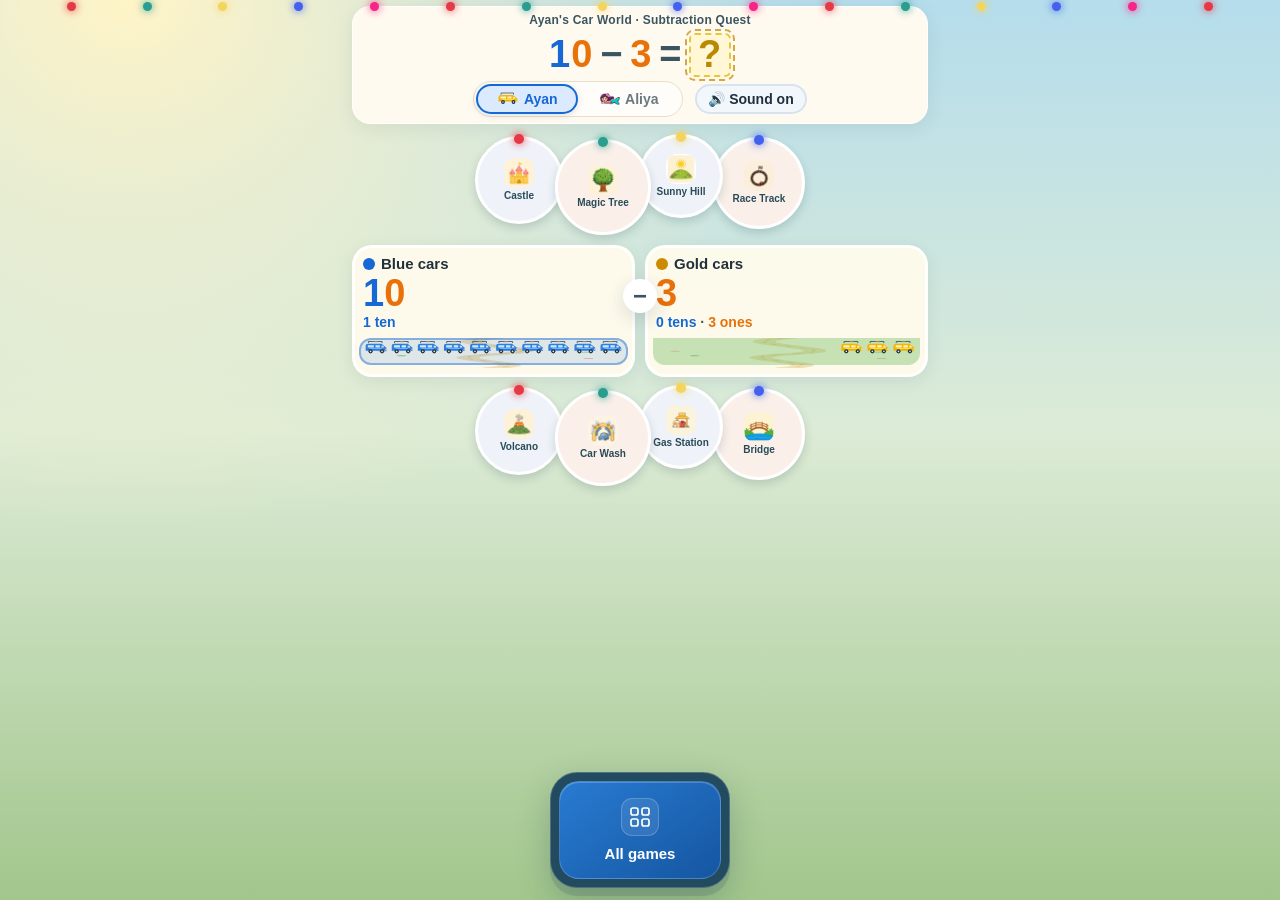
<file: cancellation-quest.html>
<!DOCTYPE html>
<html lang="en">
<head>
<meta charset="utf-8">
<meta name="viewport" content="width=device-width, initial-scale=1, viewport-fit=cover">
<title>Subtraction Quest — Ayan &amp; Aliya's Counting Worlds</title>
<link rel="icon" href="./favicon.ico" sizes="16x16 32x32 48x48">
<link rel="apple-touch-icon" href="./apple-touch-icon.png" sizes="180x180">
<link rel="manifest" href="./site.webmanifest?v=2">
<meta name="apple-mobile-web-app-title" content="Count Ones">
<meta name="description" content="A subtraction game for kids: cancel the same amount from both sides, count in tens and ones, and watch what is left become the answer.">
<!-- Asset cache-busting: every local CSS/JS URL below carries ?v=N.
     Bump N on ALL of them together on every deploy, so a phone can
     never mix a cached old file with a new one. Audio files are
     intentionally unversioned (63 shared clips; re-downloading them
     every deploy would be wasteful). -->
<link rel="stylesheet" href="cancellation-quest.css?v=17">
<link rel="stylesheet" href="storybook.css?v=29">
<link rel="stylesheet" href="holiday-effects.css?v=1">
</head>
<body data-theme="cars">
<!-- Inline SVG symbols: every car is one car, every mermaid is one mermaid.
     No x10 badges anywhere: a group of ten is ten separate symbols in a row. -->
<svg width="0" height="0" style="position:absolute" aria-hidden="true">
  <defs>
    <symbol id="car-blue" viewBox="0 0 44 26"><path d="M3 10Q3 6 8 6H32L38 11Q41 12 41 15V19H3Z" fill="#2f7fe0"/><path d="M7 9H18V13H7Z M21 9H29V13H21Z M32 10H35L37 13H32Z" fill="#cfeaff"/><rect x="10" y="14" width="23" height="2" rx="0.5" fill="#65b8ff"/><path d="M8 5V2H33V5" fill="none" stroke="#354957" stroke-width="1.5"/><rect x="18" y="2" width="7" height="1.5" rx="0.3" fill="#e6a756"/><path d="M4 17H40" stroke="#1556a0" stroke-width=".65" opacity=".6"/><circle cx="12" cy="20" r="3.8" fill="#22303c"/><circle cx="12" cy="20" r="1.55" fill="#d7e3ef"/><circle cx="33" cy="20" r="3.8" fill="#22303c"/><circle cx="33" cy="20" r="1.55" fill="#d7e3ef"/><rect x="39" y="15" width="2" height="2.2" rx=".7" fill="#fff4c1"/></symbol>
    <symbol id="car-gold" viewBox="0 0 44 26"><path d="M3 10Q3 6 8 6H32L38 11Q41 12 41 15V19H3Z" fill="#f2b705"/><path d="M7 9H18V13H7Z M21 9H29V13H21Z M32 10H35L37 13H32Z" fill="#fff3c4"/><rect x="10" y="14" width="23" height="2" rx="0.5" fill="#ffdb50"/><path d="M8 5V2H33V5" fill="none" stroke="#354957" stroke-width="1.5"/><rect x="18" y="2" width="7" height="1.5" rx="0.3" fill="#e6a756"/><path d="M4 17H40" stroke="#c28200" stroke-width=".65" opacity=".6"/><circle cx="12" cy="20" r="3.8" fill="#22303c"/><circle cx="12" cy="20" r="1.55" fill="#d7e3ef"/><circle cx="33" cy="20" r="3.8" fill="#22303c"/><circle cx="33" cy="20" r="1.55" fill="#d7e3ef"/><rect x="39" y="15" width="2" height="2.2" rx=".7" fill="#fff4c1"/></symbol>
    <symbol id="mermaid-teal" viewBox="0 0 460 266"><image href="art/classic-e-mermaid.png?v=1" width="460" height="266"/></symbol>
    <symbol id="mermaid-pink" viewBox="0 0 460 266"><image href="art/classic-e-mermaid.png?v=1" width="460" height="266"/></symbol>
  </defs>
</svg>

<div class="page">
  <header class="eqbar">
    <p class="world-line">Ayan's Car World · Subtraction Quest</p>
    <div class="equation" role="heading" aria-label="Subtraction problem">
      <span id="eq-a">84</span><span class="op">−</span><span id="eq-b">27</span><span class="op">=</span><span class="q" id="eq-q">?</span>
    </div>
    <div class="toggles">
      <div class="theme-switch" role="group" aria-label="Choose a world"><span class="theme-highlight" aria-hidden="true"></span><button type="button" class="pill theme-pill" data-theme="cars" aria-pressed="true"><svg viewBox="0 0 44 26" width="22" height="13" style="vertical-align:-2px" aria-hidden="true"><use href="#car-gold"/></svg> Ayan</button>
      <button type="button" class="pill theme-pill" data-theme="mermaids" aria-pressed="false"><img src="art/classic-e-mermaid.png?v=1" width="20" height="14" style="width:20px;height:14px;vertical-align:-2px;object-fit:contain" alt="" aria-hidden="true"> Aliya</button></div>
      <button type="button" class="pill sound" id="sound-toggle" aria-pressed="true">⏳ Getting sound ready…</button>
    </div>
  </header>

  <!-- The celebration banner: big cheer + big New Mystery button, right
       under the equation bar — impossible to miss when solved.
       The only New Mystery button on the page. -->
  <div class="celebrate-banner" id="celebrate-banner" hidden>
    <p class="cheer" id="cheer" hidden></p>
    <button type="button" class="new-mystery" id="new-mystery" hidden disabled>✨ New Mystery</button>
  </div>

  <main>
    <!-- Two compact landmark strips hugging the panels: four above,
         four below. The back-home link lives in the footer now, so
         nothing crowds the equation and the top strip. -->
    <div class="landmark-strip above-strip" id="landmarks-above" aria-label="Places above the numbers — tap one to cancel"></div>
    <section class="quantities" aria-label="The two quantities">
      <div class="side left" id="side-left">
        <div class="who"><span class="dot"></span><span class="who-label">Blue cars</span></div>
        <div class="bignum" id="left-num">84</div>
        <p class="caption" id="left-cap">8 tens · 4 ones</p>
        <div class="grid" id="left-grid"></div>
      </div>
      <div class="minus-badge" aria-hidden="true">−</div>
      <div class="side right" id="side-right">
        <div class="who"><span class="dot"></span><span class="who-label">Gold cars</span></div>
        <div class="bignum" id="right-num">27</div>
        <p class="caption" id="right-cap">2 tens · 7 ones</p>
        <div class="grid" id="right-grid"></div>
      </div>
    </section>

    <div class="landmark-strip below-strip" id="landmarks-below" aria-label="Places below the numbers — tap one to cancel"></div>

    <!-- Keep narration and move announcements available to assistive technology. -->
    <div class="game-announcements">
      <p class="nextmove"><span class="chip" id="next-chip">Next: one ten from each side — tap a place!</span></p>
    <p id="progress-status" role="status"></p>
    <p class="cancelled" id="cancelled-tally" hidden></p>

    <div class="caption-bar" id="captions" aria-live="polite">
      <p class="line note">Tap a place above or below to cancel from each side.</p>
    </div>
    </div>
  </main>

  <footer class="quest-footer">
    <nav class="footer-nav" aria-label="Game navigation">
      <a class="footer-home" href="index.html">
        <svg viewBox="0 0 24 24" width="20" height="20" fill="none" stroke="currentColor" stroke-width="1.7" aria-hidden="true"><rect x="3" y="3" width="7" height="7" rx="2"/><rect x="14" y="3" width="7" height="7" rx="2"/><rect x="3" y="14" width="7" height="7" rx="2"/><rect x="14" y="14" width="7" height="7" rx="2"/></svg>
        <span>All games</span>
      </a>
    </nav>
  </footer>
</div>

<!-- ?v=16 on every script — bump together with the stylesheet on every deploy (see the cache-busting note in <head>). -->
<script src="cancellation-engine.js?v=16"></script>
<script src="cancellation-layout.js?v=16"></script>
<script src="theme-switch.js?v=1"></script>
<script src="cancellation-quest.js?v=19"></script>
<script src="holiday-effects.js?v=1"></script>
</body>
</html>
</file>
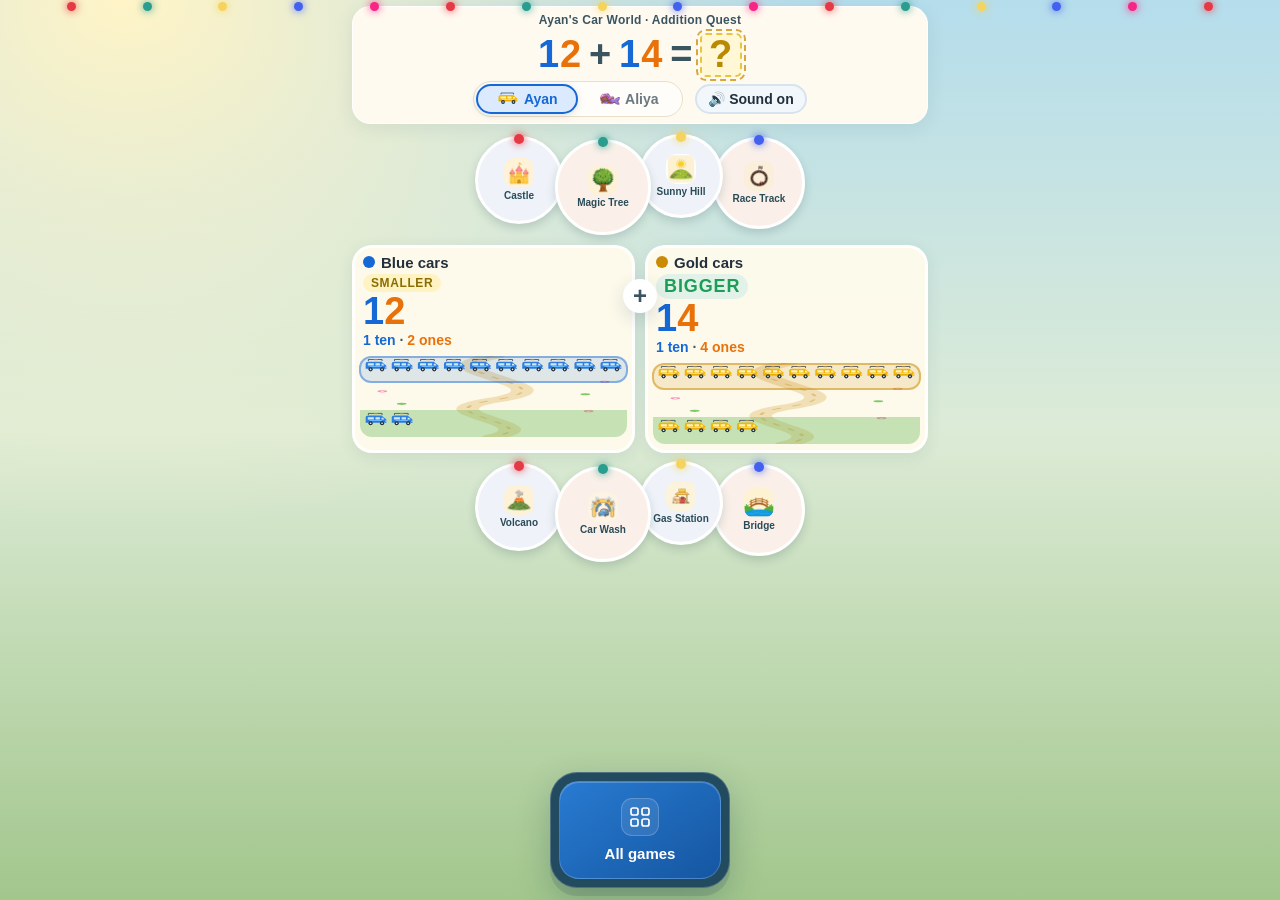
<file: test/addition-quest.html>
<!DOCTYPE html>
<html lang="en">
<head>
<meta charset="utf-8">
<meta name="viewport" content="width=device-width, initial-scale=1, viewport-fit=cover">
<title>Addition Quest — Ayan &amp; Aliya's Counting Worlds (Test)</title>
<link rel="icon" href="./favicon.ico" sizes="16x16 32x32 48x48">
<link rel="apple-touch-icon" href="./apple-touch-icon.png" sizes="180x180">
<link rel="manifest" href="./site.webmanifest?v=2">
<meta name="apple-mobile-web-app-title" content="Count Ones">
<meta name="description" content="An addition game for kids: move everything from the smaller side to the bigger side, tens first then ones, and watch what is left become the answer.">
<!-- Asset cache-busting: every local CSS/JS URL below carries ?v=N.
     Bump N on ALL of them together on every deploy, so a phone can
     never mix a cached old file with a new one. Audio files are
     intentionally unversioned (63 shared clips; re-downloading them
     every deploy would be wasteful). -->
<link rel="stylesheet" href="addition-quest.css?v=20">
<link rel="stylesheet" href="storybook.css?v=29">
<link rel="stylesheet" href="holiday-effects.css?v=1">
</head>
<body data-theme="cars">
<!-- Inline SVG symbols: every car is one car, every mermaid is one mermaid.
     No x10 badges anywhere: a group of ten is ten separate symbols in a row. -->
<svg width="0" height="0" style="position:absolute" aria-hidden="true">
  <defs>
    <symbol id="car-blue" viewBox="0 0 44 26"><path d="M3 10Q3 6 8 6H32L38 11Q41 12 41 15V19H3Z" fill="#2f7fe0"/><path d="M7 9H18V13H7Z M21 9H29V13H21Z M32 10H35L37 13H32Z" fill="#cfeaff"/><rect x="10" y="14" width="23" height="2" rx="0.5" fill="#65b8ff"/><path d="M8 5V2H33V5" fill="none" stroke="#354957" stroke-width="1.5"/><rect x="18" y="2" width="7" height="1.5" rx="0.3" fill="#e6a756"/><path d="M4 17H40" stroke="#1556a0" stroke-width=".65" opacity=".6"/><circle cx="12" cy="20" r="3.8" fill="#22303c"/><circle cx="12" cy="20" r="1.55" fill="#d7e3ef"/><circle cx="33" cy="20" r="3.8" fill="#22303c"/><circle cx="33" cy="20" r="1.55" fill="#d7e3ef"/><rect x="39" y="15" width="2" height="2.2" rx=".7" fill="#fff4c1"/></symbol>
    <symbol id="car-gold" viewBox="0 0 44 26"><path d="M3 10Q3 6 8 6H32L38 11Q41 12 41 15V19H3Z" fill="#f2b705"/><path d="M7 9H18V13H7Z M21 9H29V13H21Z M32 10H35L37 13H32Z" fill="#fff3c4"/><rect x="10" y="14" width="23" height="2" rx="0.5" fill="#ffdb50"/><path d="M8 5V2H33V5" fill="none" stroke="#354957" stroke-width="1.5"/><rect x="18" y="2" width="7" height="1.5" rx="0.3" fill="#e6a756"/><path d="M4 17H40" stroke="#c28200" stroke-width=".65" opacity=".6"/><circle cx="12" cy="20" r="3.8" fill="#22303c"/><circle cx="12" cy="20" r="1.55" fill="#d7e3ef"/><circle cx="33" cy="20" r="3.8" fill="#22303c"/><circle cx="33" cy="20" r="1.55" fill="#d7e3ef"/><rect x="39" y="15" width="2" height="2.2" rx=".7" fill="#fff4c1"/></symbol>
    <symbol id="mermaid-teal" viewBox="0 0 460 266"><image href="art/berry-star.png?v=1" width="460" height="266"/></symbol>
    <symbol id="mermaid-pink" viewBox="0 0 460 266"><image href="art/berry-star.png?v=1" width="460" height="266"/></symbol>
  </defs>
</svg>

<div class="page">
  <header class="eqbar">
    <p class="world-line">Ayan's Car World · Addition Quest</p>
    <div class="equation" role="heading" aria-label="Addition problem">
      <span id="eq-a">47</span><span class="op">+</span><span id="eq-b">26</span><span class="op">=</span><span class="q" id="eq-q">?</span>
    </div>
    <div class="toggles">
      <div class="theme-switch" role="group" aria-label="Choose a world"><span class="theme-highlight" aria-hidden="true"></span><button type="button" class="pill theme-pill" data-theme="cars" aria-pressed="true"><svg viewBox="0 0 44 26" width="22" height="13" style="vertical-align:-2px" aria-hidden="true"><use href="#car-gold"/></svg> Ayan</button>
      <button type="button" class="pill theme-pill" data-theme="mermaids" aria-pressed="false"><img src="art/berry-star.png?v=1" width="20" height="14" style="width:20px;height:14px;vertical-align:-2px;object-fit:contain" alt="" aria-hidden="true"> Aliya</button></div>
      <button type="button" class="pill sound" id="sound-toggle" aria-pressed="true">⏳ Getting sound ready…</button>
    </div>
  </header>

  <!-- The celebration banner: big cheer + big New Mystery button, right
       under the equation bar — impossible to miss when solved. -->
  <div class="celebrate-banner" id="celebrate-banner" hidden>
    <p class="cheer" id="cheer" hidden></p>
    <button type="button" class="new-mystery" id="new-mystery" hidden disabled>✨ New Mystery</button>
  </div>

  <main>
    <!-- Two compact landmark strips hugging the panels: four above,
         four below. The back-home link lives in the footer now, so
         nothing crowds the equation and the top strip. -->
    <div class="landmark-strip above-strip" id="landmarks-above" aria-label="Places above the numbers — tap one to move"></div>
    <section class="quantities" aria-label="The two quantities">
      <div class="side left" id="side-left">
        <div class="who"><span class="wrow"><span class="dot"></span><span class="who-label">Blue cars</span></span><span class="size-badge" id="left-size">bigger</span></div>
        <div class="bignum" id="left-num">47</div>
        <p class="caption" id="left-cap">4 tens · 7 ones</p>
        <div class="grid" id="left-grid"></div>
      </div>
      <div class="plus-badge" aria-hidden="true">+</div>
      <div class="side right" id="side-right">
        <div class="who"><span class="wrow"><span class="dot"></span><span class="who-label">Gold cars</span></span><span class="size-badge" id="right-size">smaller</span></div>
        <div class="bignum" id="right-num">26</div>
        <p class="caption" id="right-cap">2 tens · 6 ones</p>
        <div class="grid" id="right-grid"></div>
      </div>
    </section>

    <div class="landmark-strip below-strip" id="landmarks-below" aria-label="Places below the numbers — tap one to move"></div>

    <!-- Keep narration and move announcements available to assistive technology. -->
    <div class="game-announcements">
      <p class="total-badge" id="total-badge">Total stays 73</p>
    <p class="moved" id="moved-tally" hidden></p>
    <p id="progress-status" role="status"></p>

    <div class="caption-bar" id="captions" aria-live="polite">
      <p class="line note">Tap a place on the map to move!</p>
    </div>
    </div>
  </main>

  <footer class="quest-footer">
    <nav class="footer-nav" aria-label="Game navigation">
      <a class="footer-home" href="index.html">
        <svg viewBox="0 0 24 24" width="20" height="20" fill="none" stroke="currentColor" stroke-width="1.7" aria-hidden="true"><rect x="3" y="3" width="7" height="7" rx="2"/><rect x="14" y="3" width="7" height="7" rx="2"/><rect x="3" y="14" width="7" height="7" rx="2"/><rect x="14" y="14" width="7" height="7" rx="2"/></svg>
        <span>All games</span>
      </a>
    </nav>
  </footer>
</div>

<!-- ?v=16 on every script — bump together with the stylesheet on every deploy (see the cache-busting note in <head>). -->
<script src="addition-engine.js?v=16"></script>
<script src="addition-layout.js?v=16"></script>
<script src="theme-switch.js?v=1"></script>
<script src="addition-quest.js?v=22"></script>
<script src="holiday-effects.js?v=1"></script>
</body>
</html>
</file>
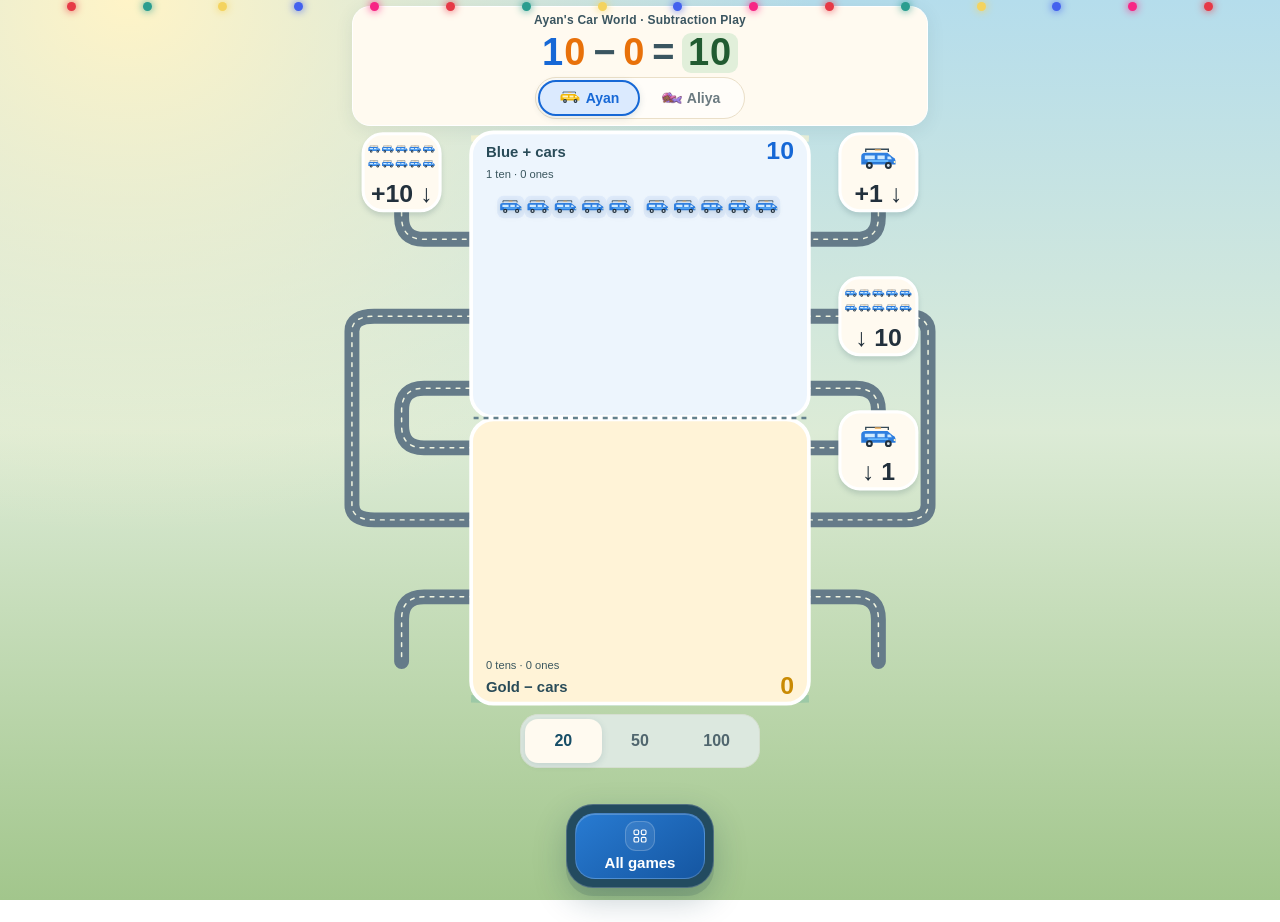
<file: test/cancellation-garage.html>
<!DOCTYPE html><html lang="en"><head><meta charset="utf-8"><meta name="viewport" content="width=device-width,initial-scale=1,viewport-fit=cover"><title>Subtraction Play — Counting Worlds (Test)</title>
<link rel="icon" href="./favicon.ico" sizes="16x16 32x32 48x48">
<link rel="apple-touch-icon" href="./apple-touch-icon.png" sizes="180x180">
<link rel="manifest" href="./site.webmanifest?v=2">
<meta name="apple-mobile-web-app-title" content="Count Ones">
<meta name="description" content="Free play with positive and negative differences. Match cars in the cancellation garage, move tens and ones, and see what remains."><link rel="stylesheet" href="cancellation-quest.css?v=14"><link rel="stylesheet" href="storybook.css?v=29"><link rel="stylesheet" href="cancellation-garage.css?v=3"><link rel="stylesheet" href="play-capacity.css?v=2"><link rel="stylesheet" href="holiday-effects.css?v=1"></head><body data-theme="cars"><svg width="0" height="0" style="position:absolute" aria-hidden="true">
  <defs>
    <symbol id="car-blue" viewBox="0 0 44 26"><path d="M3 10Q3 6 8 6H32L38 11Q41 12 41 15V19H3Z" fill="#2f7fe0"/><path d="M7 9H18V13H7Z M21 9H29V13H21Z M32 10H35L37 13H32Z" fill="#cfeaff"/><rect x="10" y="14" width="23" height="2" rx="0.5" fill="#65b8ff"/><path d="M8 5V2H33V5" fill="none" stroke="#354957" stroke-width="1.5"/><rect x="18" y="2" width="7" height="1.5" rx="0.3" fill="#e6a756"/><path d="M4 17H40" stroke="#1556a0" stroke-width=".65" opacity=".6"/><circle cx="12" cy="20" r="3.8" fill="#22303c"/><circle cx="12" cy="20" r="1.55" fill="#d7e3ef"/><circle cx="33" cy="20" r="3.8" fill="#22303c"/><circle cx="33" cy="20" r="1.55" fill="#d7e3ef"/><rect x="39" y="15" width="2" height="2.2" rx=".7" fill="#fff4c1"/></symbol>
    <symbol id="car-gold" viewBox="0 0 44 26"><path d="M3 10Q3 6 8 6H32L38 11Q41 12 41 15V19H3Z" fill="#f2b705"/><path d="M7 9H18V13H7Z M21 9H29V13H21Z M32 10H35L37 13H32Z" fill="#fff3c4"/><rect x="10" y="14" width="23" height="2" rx="0.5" fill="#ffdb50"/><path d="M8 5V2H33V5" fill="none" stroke="#354957" stroke-width="1.5"/><rect x="18" y="2" width="7" height="1.5" rx="0.3" fill="#e6a756"/><path d="M4 17H40" stroke="#c28200" stroke-width=".65" opacity=".6"/><circle cx="12" cy="20" r="3.8" fill="#22303c"/><circle cx="12" cy="20" r="1.55" fill="#d7e3ef"/><circle cx="33" cy="20" r="3.8" fill="#22303c"/><circle cx="33" cy="20" r="1.55" fill="#d7e3ef"/><rect x="39" y="15" width="2" height="2.2" rx=".7" fill="#fff4c1"/></symbol>
    <symbol id="mermaid-teal" viewBox="0 0 460 266"><image href="art/berry-star.png?v=1" width="460" height="266"/></symbol>
    <symbol id="mermaid-pink" viewBox="0 0 460 266"><image href="art/berry-star.png?v=1" width="460" height="266"/></symbol>
  </defs>
</svg><main id="game" class="page cancellation-garage">  <header class="eqbar">
    <p class="world-line" id="world-line">Ayan's Car World · Subtraction Play</p>
    <div class="equation" role="heading" aria-label="Blue minus Gold equals difference">
      <span id="left">10</span><span class="op">−</span><span id="right">0</span><span class="op">=</span><span id="total" class="garage-result">10</span>
    </div>
    <div class="toggles">
      <div class="theme-switch" role="group" aria-label="Choose a world"><span class="theme-highlight" aria-hidden="true"></span><button type="button" class="pill theme-pill" data-theme="cars" aria-pressed="true"><svg viewBox="0 0 44 26" width="22" height="13" style="vertical-align:-2px" aria-hidden="true"><use href="#car-gold"/></svg> Ayan</button>
      <button type="button" class="pill theme-pill" data-theme="mermaids" aria-pressed="false"><img src="art/berry-star.png?v=1" width="20" height="14" style="vertical-align:-2px;object-fit:contain" alt=""> Aliya</button></div>
    </div>
  </header>

<div class="garage-board"><svg id="garage-map" viewBox="0 0 480 590" role="group" aria-label="Subtraction Play: eight roads for tens and ones"><g id="scenery" aria-hidden="true"></g><g id="roads"></g><g id="shells"></g><g id="pairs" aria-hidden="true"></g><g id="units" aria-hidden="true"></g><g id="controls"></g><g id="effects" aria-hidden="true"></g></svg></div>
<div class="play-limit"><div id="play-capacity" class="capacity-picker" role="radiogroup" aria-label="Count up to"><span class="capacity-highlight" aria-hidden="true"></span><button type="button" data-max="20" role="radio" aria-checked="true">20</button><button type="button" data-max="50" role="radio" aria-checked="false">50</button><button type="button" data-max="100" role="radio" aria-checked="false">100</button></div></div><p id="feedback" class="game-announcements" role="status" aria-live="polite"></p>
  <footer class="quest-footer">
    <nav class="footer-nav" aria-label="Game navigation">
      <a class="footer-home" href="index.html">
        <svg viewBox="0 0 24 24" width="20" height="20" fill="none" stroke="currentColor" stroke-width="1.7" aria-hidden="true"><rect x="3" y="3" width="7" height="7" rx="2"/><rect x="14" y="3" width="7" height="7" rx="2"/><rect x="3" y="14" width="7" height="7" rx="2"/><rect x="14" y="14" width="7" height="7" rx="2"/></svg>
        <span>All games</span>
      </a>
    </nav>
  </footer>
</main><script src="play-controls.js?v=1"></script><script src="play-capacity.js?v=2"></script><script src="theme-switch.js?v=1"></script><script src="cancellation-garage-engine.js?v=4"></script><script src="cancellation-garage.js?v=8"></script><script src="holiday-effects.js?v=1"></script></body></html>
</file>
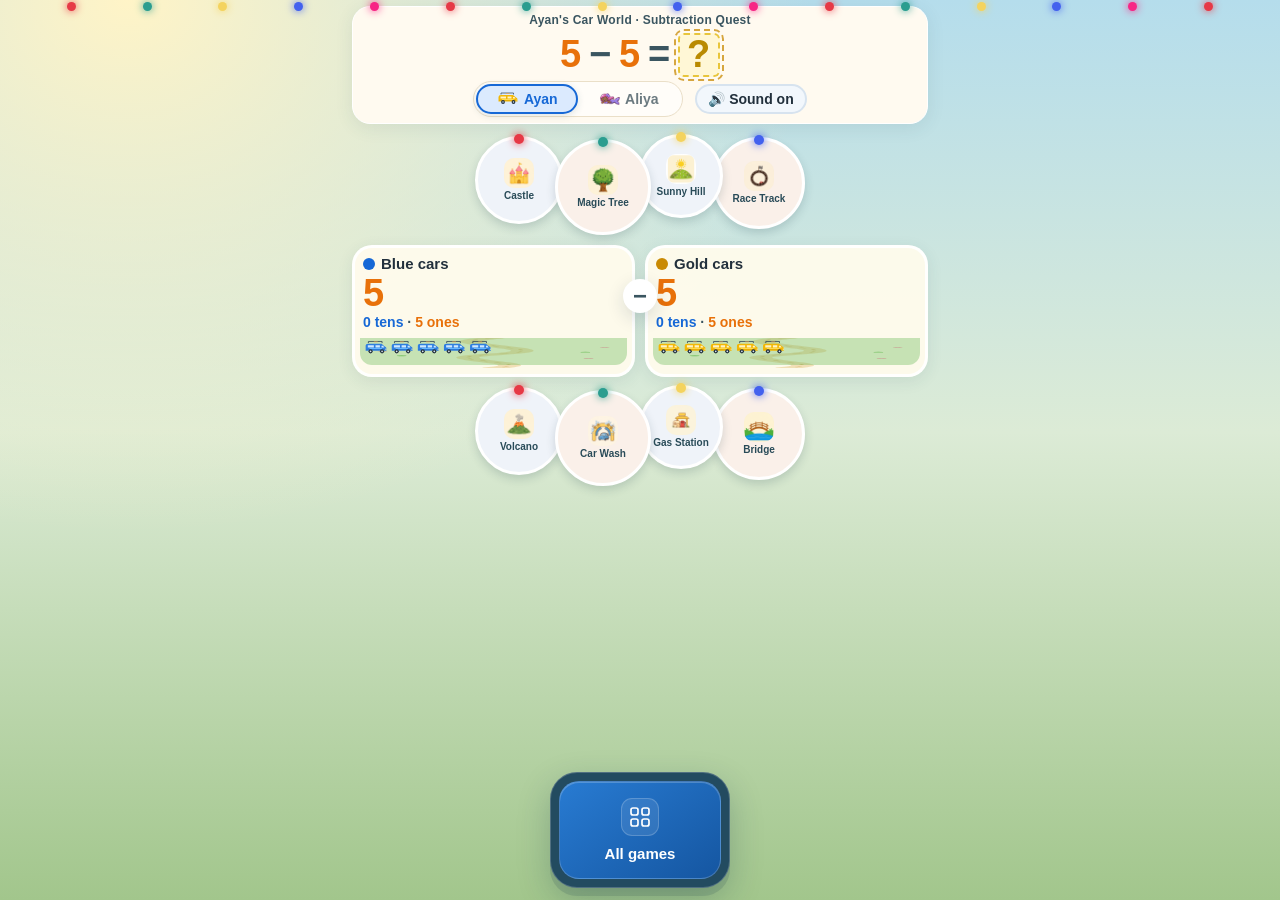
<file: test/cancellation-quest.html>
<!DOCTYPE html>
<html lang="en">
<head>
<meta charset="utf-8">
<meta name="viewport" content="width=device-width, initial-scale=1, viewport-fit=cover">
<title>Subtraction Quest — Ayan &amp; Aliya's Counting Worlds (Test)</title>
<link rel="icon" href="./favicon.ico" sizes="16x16 32x32 48x48">
<link rel="apple-touch-icon" href="./apple-touch-icon.png" sizes="180x180">
<link rel="manifest" href="./site.webmanifest?v=2">
<meta name="apple-mobile-web-app-title" content="Count Ones">
<meta name="description" content="A subtraction game for kids: cancel the same amount from both sides, count in tens and ones, and watch what is left become the answer.">
<!-- Asset cache-busting: every local CSS/JS URL below carries ?v=N.
     Bump N on ALL of them together on every deploy, so a phone can
     never mix a cached old file with a new one. Audio files are
     intentionally unversioned (63 shared clips; re-downloading them
     every deploy would be wasteful). -->
<link rel="stylesheet" href="cancellation-quest.css?v=20">
<link rel="stylesheet" href="storybook.css?v=29">
<link rel="stylesheet" href="holiday-effects.css?v=1">
</head>
<body data-theme="cars">
<!-- Inline SVG symbols: every car is one car, every mermaid is one mermaid.
     No x10 badges anywhere: a group of ten is ten separate symbols in a row. -->
<svg width="0" height="0" style="position:absolute" aria-hidden="true">
  <defs>
    <symbol id="car-blue" viewBox="0 0 44 26"><path d="M3 10Q3 6 8 6H32L38 11Q41 12 41 15V19H3Z" fill="#2f7fe0"/><path d="M7 9H18V13H7Z M21 9H29V13H21Z M32 10H35L37 13H32Z" fill="#cfeaff"/><rect x="10" y="14" width="23" height="2" rx="0.5" fill="#65b8ff"/><path d="M8 5V2H33V5" fill="none" stroke="#354957" stroke-width="1.5"/><rect x="18" y="2" width="7" height="1.5" rx="0.3" fill="#e6a756"/><path d="M4 17H40" stroke="#1556a0" stroke-width=".65" opacity=".6"/><circle cx="12" cy="20" r="3.8" fill="#22303c"/><circle cx="12" cy="20" r="1.55" fill="#d7e3ef"/><circle cx="33" cy="20" r="3.8" fill="#22303c"/><circle cx="33" cy="20" r="1.55" fill="#d7e3ef"/><rect x="39" y="15" width="2" height="2.2" rx=".7" fill="#fff4c1"/></symbol>
    <symbol id="car-gold" viewBox="0 0 44 26"><path d="M3 10Q3 6 8 6H32L38 11Q41 12 41 15V19H3Z" fill="#f2b705"/><path d="M7 9H18V13H7Z M21 9H29V13H21Z M32 10H35L37 13H32Z" fill="#fff3c4"/><rect x="10" y="14" width="23" height="2" rx="0.5" fill="#ffdb50"/><path d="M8 5V2H33V5" fill="none" stroke="#354957" stroke-width="1.5"/><rect x="18" y="2" width="7" height="1.5" rx="0.3" fill="#e6a756"/><path d="M4 17H40" stroke="#c28200" stroke-width=".65" opacity=".6"/><circle cx="12" cy="20" r="3.8" fill="#22303c"/><circle cx="12" cy="20" r="1.55" fill="#d7e3ef"/><circle cx="33" cy="20" r="3.8" fill="#22303c"/><circle cx="33" cy="20" r="1.55" fill="#d7e3ef"/><rect x="39" y="15" width="2" height="2.2" rx=".7" fill="#fff4c1"/></symbol>
    <symbol id="mermaid-teal" viewBox="0 0 460 266"><image href="art/berry-star.png?v=1" width="460" height="266"/></symbol>
    <symbol id="mermaid-pink" viewBox="0 0 460 266"><image href="art/berry-star.png?v=1" width="460" height="266"/></symbol>
  </defs>
</svg>

<div class="page">
  <header class="eqbar">
    <p class="world-line">Ayan's Car World · Subtraction Quest</p>
    <div class="equation" role="heading" aria-label="Subtraction problem">
      <span id="eq-a">84</span><span class="op">−</span><span id="eq-b">27</span><span class="op">=</span><span class="q" id="eq-q">?</span>
    </div>
    <div class="toggles">
      <div class="theme-switch" role="group" aria-label="Choose a world"><span class="theme-highlight" aria-hidden="true"></span><button type="button" class="pill theme-pill" data-theme="cars" aria-pressed="true"><svg viewBox="0 0 44 26" width="22" height="13" style="vertical-align:-2px" aria-hidden="true"><use href="#car-gold"/></svg> Ayan</button>
      <button type="button" class="pill theme-pill" data-theme="mermaids" aria-pressed="false"><img src="art/berry-star.png?v=1" width="20" height="14" style="width:20px;height:14px;vertical-align:-2px;object-fit:contain" alt="" aria-hidden="true"> Aliya</button></div>
      <button type="button" class="pill sound" id="sound-toggle" aria-pressed="true">⏳ Getting sound ready…</button>
    </div>
  </header>

  <!-- The celebration banner: big cheer + big New Mystery button, right
       under the equation bar — impossible to miss when solved.
       The only New Mystery button on the page. -->
  <div class="celebrate-banner" id="celebrate-banner" hidden>
    <p class="cheer" id="cheer" hidden></p>
    <button type="button" class="new-mystery" id="new-mystery" hidden disabled>✨ New Mystery</button>
  </div>

  <main>
    <!-- Two compact landmark strips hugging the panels: four above,
         four below. The back-home link lives in the footer now, so
         nothing crowds the equation and the top strip. -->
    <div class="landmark-strip above-strip" id="landmarks-above" aria-label="Places above the numbers — tap one to cancel"></div>
    <section class="quantities" aria-label="The two quantities">
      <div class="side left" id="side-left">
        <div class="who"><span class="dot"></span><span class="who-label">Blue cars</span></div>
        <div class="bignum" id="left-num">84</div>
        <p class="caption" id="left-cap">8 tens · 4 ones</p>
        <div class="grid" id="left-grid"></div>
      </div>
      <div class="minus-badge" aria-hidden="true">−</div>
      <div class="side right" id="side-right">
        <div class="who"><span class="dot"></span><span class="who-label">Gold cars</span></div>
        <div class="bignum" id="right-num">27</div>
        <p class="caption" id="right-cap">2 tens · 7 ones</p>
        <div class="grid" id="right-grid"></div>
      </div>
    </section>

    <div class="landmark-strip below-strip" id="landmarks-below" aria-label="Places below the numbers — tap one to cancel"></div>

    <!-- Keep narration and move announcements available to assistive technology. -->
    <div class="game-announcements">
      <p class="nextmove"><span class="chip" id="next-chip">Next: one ten from each side — tap a place!</span></p>
    <p id="progress-status" role="status"></p>
    <p class="cancelled" id="cancelled-tally" hidden></p>

    <div class="caption-bar" id="captions" aria-live="polite">
      <p class="line note">Tap a place above or below to cancel from each side.</p>
    </div>
    </div>
  </main>

  <footer class="quest-footer">
    <nav class="footer-nav" aria-label="Game navigation">
      <a class="footer-home" href="index.html">
        <svg viewBox="0 0 24 24" width="20" height="20" fill="none" stroke="currentColor" stroke-width="1.7" aria-hidden="true"><rect x="3" y="3" width="7" height="7" rx="2"/><rect x="14" y="3" width="7" height="7" rx="2"/><rect x="3" y="14" width="7" height="7" rx="2"/><rect x="14" y="14" width="7" height="7" rx="2"/></svg>
        <span>All games</span>
      </a>
    </nav>
  </footer>
</div>

<!-- ?v=16 on every script — bump together with the stylesheet on every deploy (see the cache-busting note in <head>). -->
<script src="cancellation-engine.js?v=16"></script>
<script src="cancellation-layout.js?v=16"></script>
<script src="theme-switch.js?v=1"></script>
<script src="cancellation-quest.js?v=22"></script>
<script src="holiday-effects.js?v=1"></script>
</body>
</html>
</file>
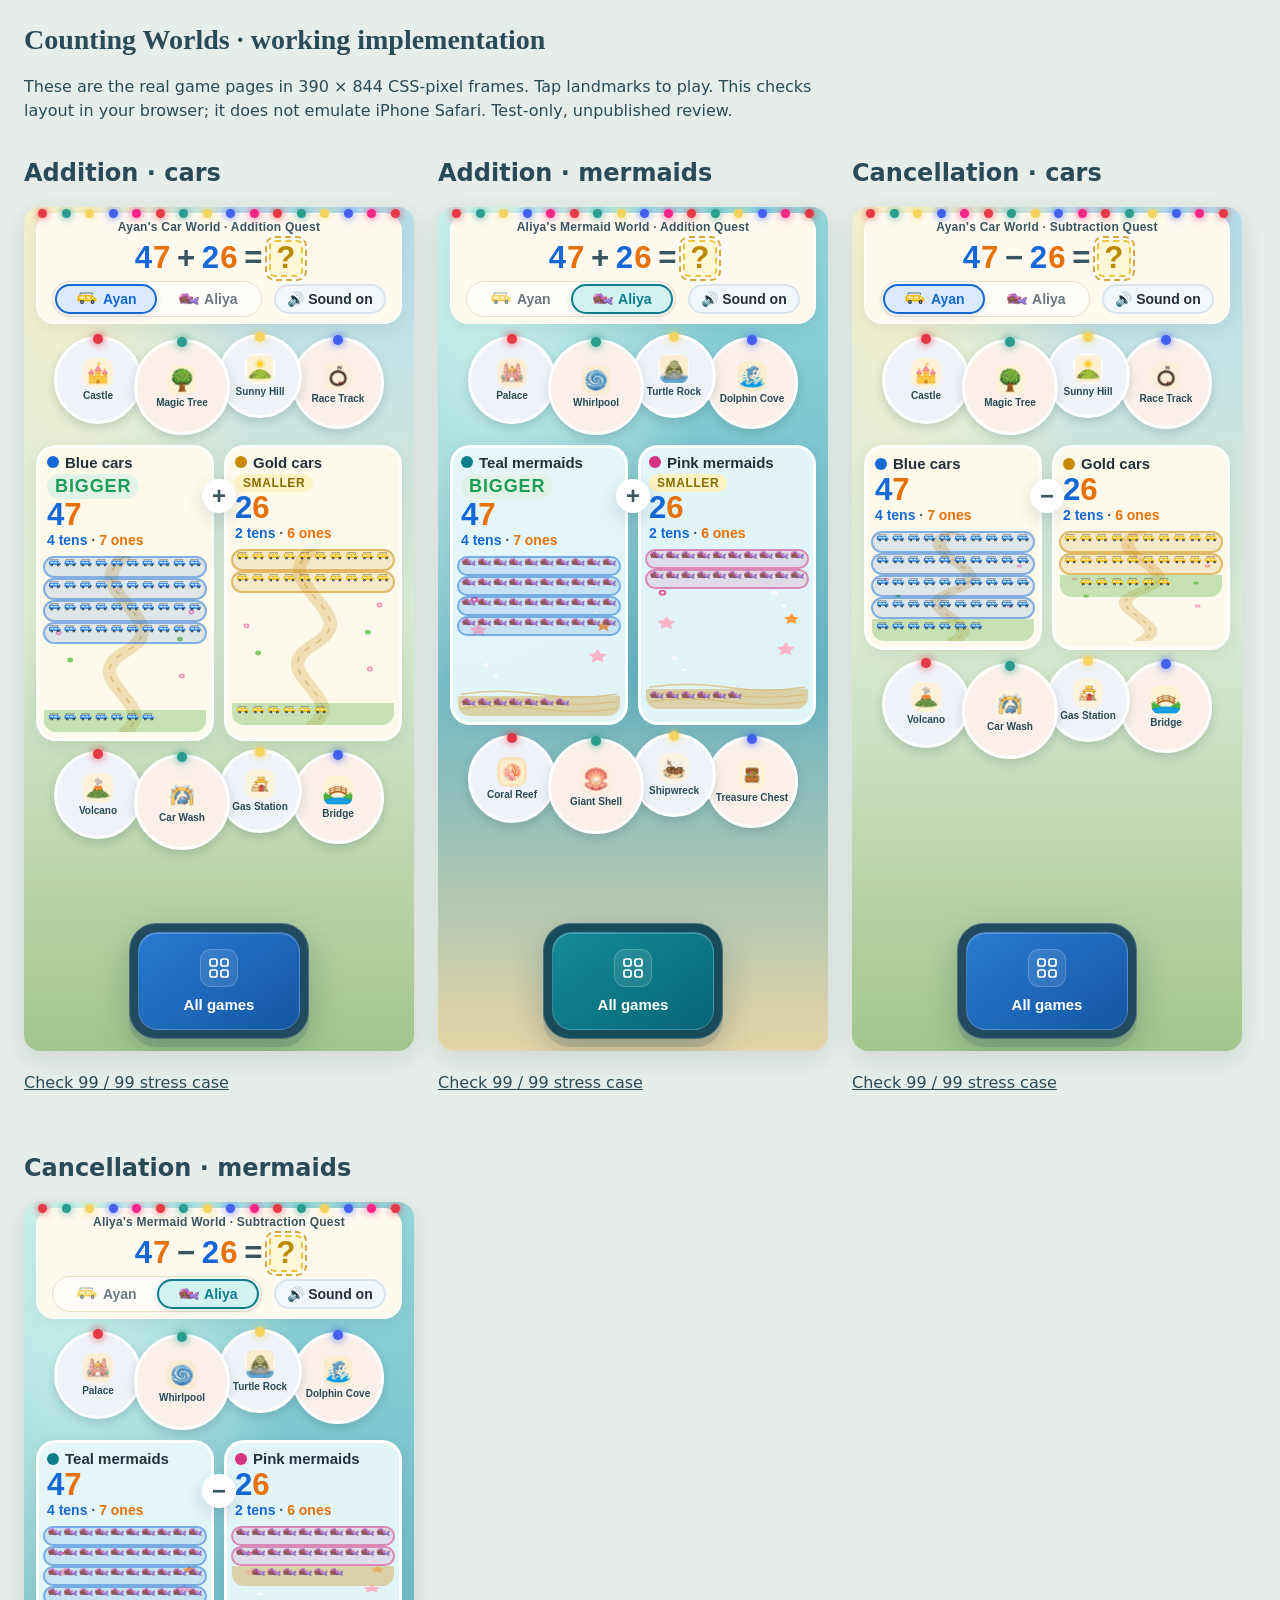
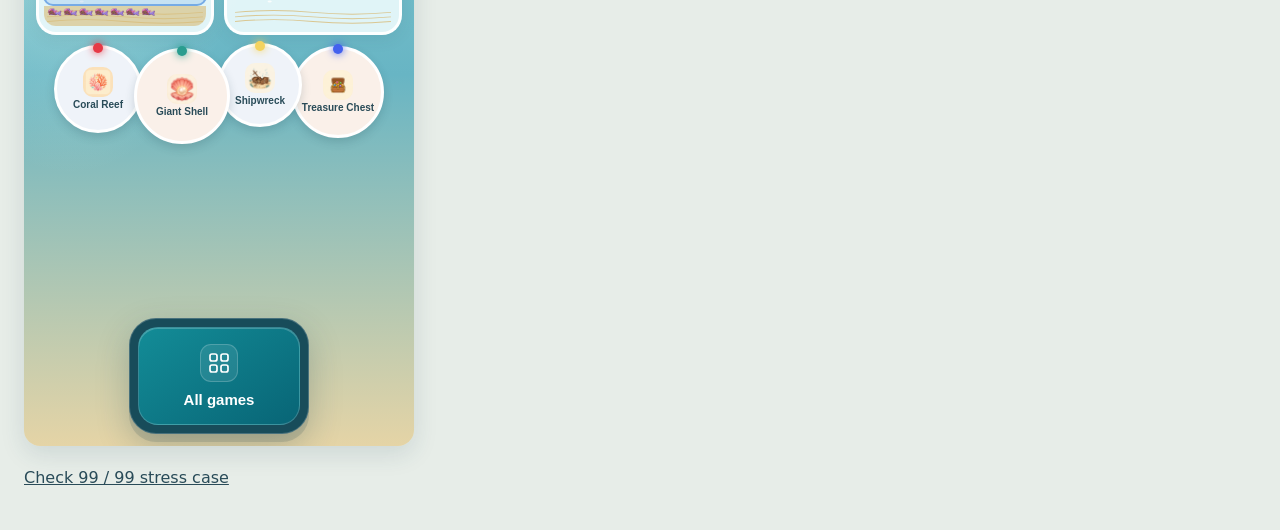
<file: test/visual-review.html>
<!doctype html><html lang="en"><meta charset="utf-8"><meta name="viewport" content="width=device-width, initial-scale=1"><title>Counting Worlds — implementation review</title><style>body{margin:24px;background:#e7ede8;color:#294b58;font:16px system-ui}h1{font:700 28px Georgia}section{display:flex;gap:24px;flex-wrap:wrap}article{width:390px}iframe{width:390px;height:844px;border:0;box-shadow:0 8px 24px #294b5822;border-radius:16px}p{max-width:800px;line-height:1.5}a{color:inherit}</style><h1>Counting Worlds · working implementation</h1><p>These are the real game pages in 390 × 844 CSS-pixel frames. Tap landmarks to play. This checks layout in your browser; it does not emulate iPhone Safari. Test-only, unpublished review.</p><section><article><h2>Addition · cars</h2><iframe title="addition cars" src="addition-quest.html?theme=cars&a=47&b=26"></iframe><p><a href="addition-quest.html?theme=cars&a=99&b=99">Check 99 / 99 stress case</a></p></article><article><h2>Addition · mermaids</h2><iframe title="addition mermaids" src="addition-quest.html?theme=mermaids&a=47&b=26"></iframe><p><a href="addition-quest.html?theme=mermaids&a=99&b=99">Check 99 / 99 stress case</a></p></article><article><h2>Cancellation · cars</h2><iframe title="cancellation cars" src="cancellation-quest.html?theme=cars&a=47&b=26"></iframe><p><a href="cancellation-quest.html?theme=cars&a=99&b=99">Check 99 / 99 stress case</a></p></article><article><h2>Cancellation · mermaids</h2><iframe title="cancellation mermaids" src="cancellation-quest.html?theme=mermaids&a=47&b=26"></iframe><p><a href="cancellation-quest.html?theme=mermaids&a=99&b=99">Check 99 / 99 stress case</a></p></article></section></html>
</file>
<file: addition-quest.css>
/* Addition Quest — styles.
 * Mobile-first (iPhone), centred column on larger screens. Local assets only: CSS scenery, SVG characters and landmark illustrations.
 * Two worlds share the layout; body[data-theme="cars"|"mermaids"] swaps
 * the palette and scenery. The maths layout never changes.
 * Sibling of Cancellation Quest: same palette, grid and effects.
 */
:root {
  --ink: #22303c;
  --soft-ink: #3a5560;
  --card: #ffffff;
  --tens: #1668d6;   /* tens digit colour, used everywhere a ten is shown */
  --ones: #e8710a;   /* ones digit colour */
  --huns: #7c4dff;   /* hundreds digit colour */
  --left: #1668d6;   /* left quantity identity: Ayan / blue */
  --right: #c98a04;  /* right quantity identity: Aliya / gold (cars) */
  --accent: #ff5d8f;
  --good: #1d9e57;
  --shadow: 0 6px 18px rgba(20, 40, 70, .14);
  --radius: 18px;
}
* { box-sizing: border-box; }
html { -webkit-text-size-adjust: 100%; }
body {
  margin: 0;
  font-family: -apple-system, BlinkMacSystemFont, "Segoe UI", Roboto, "Helvetica Neue", Arial, sans-serif;
  color: var(--ink);
  background: linear-gradient(180deg,#79bfe8 0%,#bfe6ff 30%,#cdeeb0 30.5%,#8fce6e 62%,#6db95a 100%);
  background-attachment: fixed;
  min-height: 100vh;
}
/* The mermaid world is a mid-tone sea blue, not a dark slab: the two
 * themes keep the same visual weight — light sky vs sea, both light
 * enough that the white cards and controls read the same way. */
body[data-theme="mermaids"] { background: linear-gradient(180deg,#0a6d99 0%,#1a8fb8 34%,#127a9e 55%,#e8d29a 78%,#d9bd7a 100%); --right: #d63384; }
button { font-family: inherit; }
button:focus-visible, summary:focus-visible { outline: 3px solid #ffbf47; outline-offset: 2px; }

/* The page is the burst host: waypoint bursts can fire at a landmark
 * in either of the two landmark strips, so they are positioned against
 * the page, not one strip. */
.page { max-width: 600px; margin: 0 auto; padding: 6px 12px 40px; position: relative; }

/* ---- Equation bar (NOT sticky — layout fix, Defect 1) ----
 * It used to stick to the top of the viewport, and at max scroll the
 * ~120px bar sat on top of the above-strip (strip at 64–121 behind
 * the 0–120 bar): only a sliver of the landmark buttons peeked out
 * and Palace/Whirlpool/Turtle Rock/Dolphin Cove were un-tappable
 * until scrolled back up. Static: the bar scrolls away with the
 * page, so the landmarks are never covered at any scroll position.
 * The bar is also slimmed (smaller equation/pills, no world-line
 * margin) to buy back vertical room for the caption below. */
.eqbar {
  position: static;
  background: rgba(255, 255, 255, .96);
  border-radius: var(--radius);
  box-shadow: var(--shadow);
  padding: 6px 12px;
  text-align: center;
}
/* At solved the celebration banner carries the moment, so the
 * world-line hides and the equation + answer get those 14px. */
.page:has(#celebrate-banner.show) .eqbar .world-line { display: none; }
.page:has(#celebrate-banner.show) .eqbar { padding: 4px 12px; }
.eqbar .world-line { font-size: 12px; color: var(--soft-ink); font-weight: 700; margin: 0 0 6px; }
.equation {
  font-size: clamp(28px, 8vw, 38px);
  font-weight: 800; line-height: 1.05; letter-spacing: 1px;
  margin: 0 0 4px; font-variant-numeric: tabular-nums;
  display: flex; align-items: baseline; justify-content: center; gap: .18em; flex-wrap: wrap;
}
.equation .op { color: var(--soft-ink); font-weight: 700; }
.equation .q {
  min-width: 1.1em; display: inline-block; text-align: center;
  color: #b98a00; background: #fff7d6; border: 2px dashed #e8c53a; border-radius: 12px;
  padding: 0 .12em;
}
.equation .q.revealed { border-style: solid; background: #fff1a8; animation: answer-pop .7s ease; }
.d-hun { color: var(--huns); } .d-tens { color: var(--tens); } .d-ones { color: var(--ones); }
.eqbar .toggles { display: flex; gap: 8px; justify-content: center; flex-wrap: wrap; }
.pill {
  border: 2px solid #d7e3ef; background: #f2f7fc; color: var(--ink);
  border-radius: 999px; padding: 5px 11px; font-size: 14px; font-weight: 700; cursor: pointer;
  min-height: 28px;
}
.pill.sound { min-width: 46px; }
/* Before audio has provably played once this session the toggle reads
 * "Getting sound ready…": dimmed so it looks pending, but still
 * tappable to retry. */
.pill.sound.ready { opacity: .72; }
.pill:disabled { opacity: .45; cursor: default; }

/* ---- Quantity panels ---- */
.quantities { display: flex; gap: 10px; align-items: stretch; margin-top: 8px; position: relative; }
.side {
  flex: 1 1 0; min-width: 0;
  background: rgba(255,251,236,.94); border: 3px solid rgba(255,255,255,.95);
  border-radius: 20px; box-shadow: var(--shadow);
  padding: 6px 8px;
}
body[data-theme="mermaids"] .side { background: rgba(232,248,250,.94); }
.side .who { font-weight: 800; font-size: 15px; }
.side .wrow { display: flex; align-items: center; gap: 6px; }
.side .who-label { white-space: nowrap; overflow: hidden; text-overflow: ellipsis; }
.side .who .dot { width: 12px; height: 12px; border-radius: 50%; background: var(--left); flex: none; }
.side.right .who .dot { background: var(--right); }
.side .who small { font-weight: 600; color: var(--soft-ink); }
.side .bignum {
  /* Inline-block so the number's box hugs its digits: the whole-number
   * waveform (the "zero tens" case) then spans exactly the number,
   * never a fixed width wider than the digits. The digits themselves
   * do not move — the box starts at the same left edge. */
  display: inline-block;
  font-size: clamp(28px, 8vw, 38px); font-weight: 800; line-height: 1.05;
  font-variant-numeric: tabular-nums; margin: 0;
}
.side .bignum.changed { animation: digit-flash .8s ease; }
.side .caption { font-size: 14px; font-weight: 700; color: var(--soft-ink); margin: 0 0 4px; min-height: 1.2em; }
.side .caption .t { color: var(--tens); } .side .caption .o { color: var(--ones); }
.side .caption .h { color: var(--huns); }
.plus-badge {
  position: absolute; left: 50%; top: 34px; transform: translateX(-50%);
  width: 34px; height: 34px; border-radius: 50%; background: #fff; box-shadow: var(--shadow);
  display: grid; place-items: center; font-size: 24px; font-weight: 800; color: var(--soft-ink); z-index: 5;
}
.grid { display: flex; flex-direction: column; gap: 6px; min-height: 34px; }
.ten-row {
  display: grid; grid-template-columns: repeat(10, 1fr); gap: 2px;
  border: 2px solid rgba(22, 104, 214, .28); border-radius: 10px; padding: 3px;
  background: rgba(22, 104, 214, .05);
}
.side.right .ten-row { border-color: rgba(201, 138, 4, .35); background: rgba(201, 138, 4, .06); }
body[data-theme="mermaids"] .side.right .ten-row { border-color: rgba(214, 51, 132, .35); background: rgba(214, 51, 132, .06); }
.ten-row.single { border-style: dashed; }
.obj { display: block; line-height: 0; }
.obj.emoji { display: flex; align-items: center; justify-content: center; line-height: 1; }
.obj svg { width: 100%; height: auto; display: block; }
.grid.empty::after {
  content: "all moved over!"; display: block; text-align: center; color: var(--soft-ink);
  font-weight: 700; font-size: 14px; padding: 8px 0;
}
.side.done { outline: 3px solid var(--good); }
.side.done .bignum { color: var(--good); }

/* Flying objects (FLIP animation clones the real nodes) */
.flying { position: fixed; z-index: 60; pointer-events: none; margin: 0; will-change: transform; }
.flying-row { display: grid; grid-template-columns: repeat(10, 1fr); gap: 2px; padding: 3px; }

/* Telegraph: the row glows in place a beat before it flies. The glow
 * colour is the place that is moving — blue for a ten, orange for a
 * one, purple for a hundred — the same colours as the digits. */
.flying.telegraph { box-shadow: 0 0 0 3px #ffbf47, 0 0 22px rgba(255, 191, 71, .8); }
.flying.glow-ten { box-shadow: 0 0 0 3px var(--tens), 0 0 22px rgba(22, 104, 214, .55); }
.flying.glow-one { box-shadow: 0 0 0 3px var(--ones), 0 0 22px rgba(232, 113, 10, .55); }
.flying.glow-hun { box-shadow: 0 0 0 3px var(--huns), 0 0 22px rgba(124, 77, 255, .55); }

/* ---- Two compact landmark strips, one above and one below the panels ----
 * Compactness is the point: the landmarks sit in two tight rows hugging
 * the panels — four above, four below — instead of scattered around the
 * page. Each strip is a flex row, so the four landmarks share the width
 * evenly and nothing wraps awkwardly on iPhone portrait; the cards are
 * small (34px art, 11px name) so the row stays short. The sky strip
 * above the equation bar is gone (round 4). The landmarks are the only
 * move trigger: they nudge on the first move, and the child taps one to
 * send the cars there. Above is sky, below is grass (sea floor for
 * mermaids). */
.landmark-strip {
  display: flex; gap: 6px; margin-top: 6px; background: transparent;
  box-shadow: none; padding: 2px;
}
/* While the voices load, the places are not on the page at all: nothing
 * to tap until audio is ready (see startPreloadGate in the quest JS). */
body[data-audio="loading"] .landmark-strip { display: none; }
.above-strip {
  background: transparent;
}
body[data-theme="mermaids"] .above-strip {
  background: transparent;
}
.below-strip {
  background: transparent;
}
body[data-theme="mermaids"] .below-strip {
  background: transparent;
}
.landmark {
  flex: 1 1 0; min-width: 0; z-index: 4;
  background: rgba(255, 255, 255, .92); border: 3px solid #fff; border-radius: 16px;
  box-shadow: var(--shadow); cursor: pointer; padding: 2px 2px 3px;
  display: flex; flex-direction: column; align-items: center; gap: 1px;
  transition: transform .15s ease;
}
.landmark:active { transform: scale(.94); }
.landmark:disabled { opacity: .55; cursor: default; }
/* Defect 6: at solved every landmark sits at .55 permanently, so the
 * landmark area looks washed-out at the celebration moment. When the
 * banner is showing, the problem is solved — restore full opacity
 * there and signal "locked" only with muted colour (the buttons stay
 * disabled, cursor default). Mid-move the banner is hidden, so the
 * .55 dim still reads as "busy, wait" while a move is in flight. */
#celebrate-banner.show ~ main .landmark:disabled { opacity: 1; filter: saturate(.7); }
.landmark .art { font-size: 28px; line-height: 1; }
.landmark .name { font-size: 10px; font-weight: 800; line-height: 1.15; text-align: center; }
.landmark .hint { display: none; font-size: 10px; color: var(--soft-ink); font-weight: 600; line-height: 1.1; text-align: center; }
.landmark.nudge { animation: nudge 1.2s ease-in-out infinite; }
.landmark.busy { animation: landmark-joy .6s ease; }
.landmark.boom { animation: landmark-boom .5s ease; }

/* Next-move + caption */
.nextmove { text-align: center; margin: 6px 0 0; }
.cancelled { text-align: center; font-size: 14px; font-weight: 700; color: var(--soft-ink); margin: 4px 0 0; }
.nextmove .chip {
  display: inline-block; background: #fff; border-radius: 999px; box-shadow: var(--shadow);
  padding: 6px 14px; font-weight: 800; font-size: 15px;
}
.nextmove .chip .amt { color: var(--tens); }
/* Phase 5: slimmed so the one-line load caption fits above the fold at
 * 390x844 — min-height 48px + 8px padding (was 64px + 12px). During a
 * move the two 15px voice lines make the bar ~54px; only the parents
 * section below shifts, never the game above.
 * Layout round (Defect 2): slimmed further — 6px padding, 44px
 * min-height, 15px voice lines — so the caption stays in the fold
 * after a move as well as at load. The moved tally above it stays. */
.caption-bar {
  margin-top: 6px; background: var(--card); border-radius: var(--radius); box-shadow: var(--shadow);
  padding: 6px 14px; min-height: 44px;
}
.caption-bar .line { font-size: 15px; font-weight: 700; line-height: 1.3; margin: 0; }
.caption-bar .line.left-voice { color: var(--left); }
.caption-bar .line.right-voice { color: var(--right); }
.caption-bar .line.note { color: var(--soft-ink); font-size: 14px; font-weight: 600; }
.caption-bar .who-tag {
  display: inline-block; font-size: 11px; font-weight: 800; text-transform: uppercase;
  letter-spacing: .06em; border-radius: 6px; padding: 1px 6px; margin-right: 6px; color: #fff;
  background: var(--left); vertical-align: 1px;
}
.caption-bar .right-voice .who-tag { background: var(--right); }

/* ---- Celebration banner: right under the equation bar ----
 * Big cheer plus a big pulsing New Mystery button, full-width on
 * mobile. Shown only when the problem is solved; exactly one New
 * Mystery button on the page (the old small bottom one is gone).
 * Slimmed in the layout round (Defect 2): the banner is the biggest
 * single push of the solved caption below the fold, so its padding,
 * cheer and button are all tightened — still big, just not 150px+. */
.celebrate-banner {
  display: none; margin-top: 8px; text-align: center;
  background: linear-gradient(135deg, #fff7d6, #ffe9a8);
  border: 3px solid #ffbf47; border-radius: 22px; box-shadow: 0 10px 26px rgba(20, 40, 70, .2);
  padding: 6px 14px 8px;
}
.celebrate-banner.show { display: block; animation: banner-in .5s ease; }
.celebrate-banner .cheer { font-size: 20px; font-weight: 800; color: var(--good); margin: 0 0 4px; }
.new-mystery {
  display: none; font-size: 22px; font-weight: 800; color: #fff; cursor: pointer;
  background: linear-gradient(135deg, #ff5d8f, #ff9a3d); border: none; border-radius: 999px;
  padding: 14px 26px; box-shadow: 0 8px 22px rgba(255, 93, 143, .45);
  animation: answer-pop .6s ease;
}
.new-mystery.show { display: inline-block; }
.celebrate-banner .new-mystery {
  width: 100%; font-size: 20px; padding: 8px 20px;
  animation: banner-pulse 1.4s ease-in-out infinite;
}
@keyframes banner-pulse {
  0%, 100% { box-shadow: 0 8px 22px rgba(255, 93, 143, .45); }
  50% { box-shadow: 0 8px 34px rgba(255, 93, 143, .85), 0 0 0 6px rgba(255, 191, 71, .5); }
}
@keyframes banner-in { from { transform: scale(.85); opacity: 0; } to { transform: scale(1); opacity: 1; } }
.stars { position: fixed; inset: 0; pointer-events: none; z-index: 70; overflow: hidden; }
.stars span { position: absolute; font-size: 26px; animation: star-fall 1.6s ease-in forwards; }
.answer-flyer {
  position: fixed; z-index: 80; font-weight: 800; pointer-events: none;
  font-size: clamp(38px, 11vw, 56px); font-variant-numeric: tabular-nums;
  text-shadow: 0 2px 0 #fff, 0 6px 18px rgba(0,0,0,.25);
}

/* ---- Parents (unobtrusive config) ---- */
.parents {
  margin-top: 18px; background: rgba(255, 255, 255, .85); border-radius: var(--radius);
  padding: 10px 14px; font-size: 14px; color: var(--soft-ink);
}
.parents summary { cursor: pointer; font-weight: 800; color: var(--ink); font-size: 14px; }
.parents .row { display: flex; gap: 8px; flex-wrap: wrap; margin: 10px 0 4px; align-items: center; }
.parents .lbl { font-weight: 800; color: var(--ink); }
.parents .mini {
  border: 2px solid #d7e3ef; background: #fff; border-radius: 999px; padding: 6px 11px;
  font-size: 13px; font-weight: 700; cursor: pointer;
}
.parents .mini[aria-pressed="true"] { background: var(--ink); color: #fff; border-color: var(--ink); }
.parents p { margin: 8px 0; line-height: 1.45; }
.parents code { background: #eef3f8; border-radius: 5px; padding: 0 4px; }

/* ---- Footer ---- */
.foot { margin-top: 20px; text-align: center; font-size: 14px; }
.foot a { color: var(--left); font-weight: 700; }
.foot .test-note { color: var(--soft-ink); font-size: 13px; margin-top: 6px; }

/* ---- Particles ---- */
.burst { position: absolute; z-index: 6; pointer-events: none; font-size: 20px; animation: burst-fly .9s ease-out forwards; }

/* Shockwave ring at the collision point */
.shockwave { position: absolute; z-index: 6; pointer-events: none; width: 70px; height: 70px; margin: -35px 0 0 -35px; border: 4px solid #ffbf47; border-radius: 50%; animation: shock .55s ease-out forwards; }
@keyframes shock { from { transform: scale(.3); opacity: .9; } to { transform: scale(2.4); opacity: 0; } }
/* Sparkle trail behind a flying row */
.trail { position: fixed; z-index: 55; pointer-events: none; font-size: 18px; animation: trail-fade .7s ease-out forwards; }
@keyframes trail-fade { from { opacity: 1; transform: translateY(0) scale(1); } to { opacity: 0; transform: translateY(-26px) scale(.5); } }
/* Hundred-move shake */
.page.shake { animation: page-shake .3s ease; }
@keyframes page-shake { 0%, 100% { transform: translateX(0); } 25% { transform: translateX(-4px); } 75% { transform: translateX(4px); } }
/* Gentle pulse on the unanswered "?" — the goal, not a distraction */
.equation .q:not(.revealed) { animation: q-pulse 1.6s ease-in-out infinite; }
@keyframes q-pulse { 0%, 100% { transform: scale(1); } 50% { transform: scale(1.12); } }
@keyframes burst-fly { to { transform: translate(var(--dx), var(--dy)) scale(.4) rotate(160deg); opacity: 0; } }
@keyframes bob { 0%, 100% { transform: translateY(0); } 50% { transform: translateY(-7px); } }
@keyframes drift { 0%, 100% { transform: translateY(0) translateX(0); } 50% { transform: translateY(-9px) translateX(6px); } }
@keyframes nudge { 0%, 100% { transform: scale(1); } 50% { transform: scale(1.06); } }
@keyframes landmark-joy { 0% { transform: scale(1); } 35% { transform: scale(1.12) rotate(-2deg); } 70% { transform: scale(1.06) rotate(2deg); } 100% { transform: scale(1); } }
@keyframes landmark-boom { 0% { transform: scale(1); } 30% { transform: scale(1.22) rotate(-3deg); } 60% { transform: scale(1.1) rotate(2deg); } 100% { transform: scale(1); } }
@keyframes digit-flash { 0% { background: #fff1a8; border-radius: 8px; } 100% { background: transparent; } }
@keyframes answer-pop { 0% { transform: scale(.4); } 60% { transform: scale(1.18); } 100% { transform: scale(1); } }
@keyframes star-fall { 0% { transform: translateY(-20px) scale(.6); opacity: 0; } 20% { opacity: 1; } 100% { transform: translateY(46vh) scale(1.15) rotate(140deg); opacity: 0; } }

@media (prefers-reduced-motion: reduce) {
  * { animation-duration: .01ms !important; animation-iteration-count: 1 !important; transition-duration: .01ms !important; }
}
@media (min-width: 520px) {
  /* Landmark widths are flex-driven now; only the art grows. */
  .landmark .art { font-size: 42px; }
}

/* Shared, unboxed ten-column pools. No reconstruction between moves. */
.grid { display: block; position: relative; min-height: 30px; }
.grid > .obj { position: absolute; left: 0; top: 0; padding: 0 1px; z-index: 2; }
/* Storybook scene (A★): a painted backdrop (.scene SVG) and one band
 * per grid row sit BEHIND the objects (z-index 0/1 vs .obj z-index 2).
 * They are pure decoration — never .obj elements, never transformed,
 * never pointer targets — so they cannot disturb counts, FLIP or taps.
 * A full row of ten gets a soft solid wash + thin solid outline set
 * 4px outside the objects; the ones row gets a darker ground band;
 * empty rows are unpainted, so the scene shows through. */
.grid .scene { position: absolute; inset: 0; width: 100%; height: 100%; z-index: 0; pointer-events: none; }
.grid .rowband { position: absolute; left: -3px; right: -3px; z-index: 1; pointer-events: none; }
.side .rowband.ten { background: rgba(22,104,214,.13); border: 2px solid rgba(22,104,214,.45); border-radius: 12px; left: -4px; right: -4px; }
.side.right .rowband.ten { background: rgba(201,138,4,.14); border-color: rgba(201,138,4,.5); }
body[data-theme="mermaids"] .side.right .rowband.ten { background: rgba(214,51,132,.12); border-color: rgba(214,51,132,.5); }
.side .rowband.one { background: rgba(109,185,90,.38); border-radius: 0 0 12px 12px; }
body[data-theme="mermaids"] .side .rowband.one { background: rgba(217,189,122,.62); }
.grid > .obj svg { width: 100%; height: 100%; object-fit: contain; }
.side .caption { min-height: 20px; }
.side .who { min-height: 30px; }
.speaking { filter: brightness(1.2); background: #fff0a6; border-radius: 6px; box-shadow: 0 0 12px #ffc845; }
/* Speaking indicator: the number being spoken keeps its size — no
 * scale, no bounce — and is marked by a soft outline in its side's
 * own colour (blue/gold cars, teal/pink mermaids; the existing
 * --left/--right already resolve per theme) that pulses gently only
 * while the fragment really plays, plus a small waveform strip under
 * the digit (seven bars, same side colour). Both are driven by
 * emphasize()/clearEmphasis(), which fire on real audio start/end,
 * never on timers; the other side stays completely still. The
 * background highlight above is kept: it still reads well with the
 * outline. */
.bignum .speaking, .equation .speaking { display: inline-block; position: relative; }
.bignum .speaking.speak-left, .equation .speaking.speak-left { --speak-color: var(--left); }
.bignum .speaking.speak-right, .equation .speaking.speak-right { --speak-color: var(--right); }
/* The waveform carries its own side colour too, so it reads in the
 * right colour even when its host is the whole number rather than
 * the speaking digit. */
.voice-wave.speak-left { --speak-color: var(--left); }
.voice-wave.speak-right { --speak-color: var(--right); }
.bignum .speaking.speak-left, .bignum .speaking.speak-right,
.equation .speaking.speak-left, .equation .speaking.speak-right {
  box-shadow: 0 0 0 2px var(--speak-color), 0 0 10px 1px var(--speak-color);
  animation: speak-pulse 1.1s ease-in-out infinite;
}
@keyframes speak-pulse {
  0%, 100% { box-shadow: 0 0 0 2px var(--speak-color), 0 0 8px 1px var(--speak-color); }
  50% { box-shadow: 0 0 0 3px var(--speak-color), 0 0 16px 3px var(--speak-color); }
}
/* The waveform sits in the digit's descender space, directly beneath
 * the glyph — an underline, not a neighbour: digits have no
 * descenders, so the strip never covers the number and never
 * pushes the caption below. Under the whole number (the "zero tens"
 * case, where the speaking place has no digit on screen) it spans
 * the number itself: the number's box hugs its digits, so the strip
 * is exactly as wide as the number, never wider.
 * Under the answer it sits inside the answer pill, just under the
 * glyphs, spanning exactly the digits — the pill's side padding is
 * outside it — so it reads as an underline of the number itself,
 * not a strip floating below the box. The seven bars are
 * centre-anchored and vary in height (short at the edges, tall in
 * the middle), the way a real audio waveform swells around its
 * centre line, so it reads as sound at a glance rather than as
 * decoration. */
.side .bignum { position: relative; }
.voice-wave {
  position: absolute; left: 0; right: 0; bottom: 0; height: 8px;
  display: flex; align-items: center; justify-content: center; gap: 2px;
  pointer-events: none;
}
.voice-wave i {
  display: block; width: 3px; height: 100%; border-radius: 3px;
  background: var(--speak-color);
  transform: scaleY(.35); transform-origin: center;
  animation: voice-wave .7s ease-in-out infinite;
}
.voice-wave i:nth-child(1) { height: 35%; animation-delay: 0s; }
.voice-wave i:nth-child(2) { height: 60%; animation-delay: .08s; }
.voice-wave i:nth-child(3) { height: 85%; animation-delay: .16s; }
.voice-wave i:nth-child(4) { height: 100%; animation-delay: .24s; }
.voice-wave i:nth-child(5) { height: 85%; animation-delay: .32s; }
.voice-wave i:nth-child(6) { height: 60%; animation-delay: .4s; }
.voice-wave i:nth-child(7) { height: 35%; animation-delay: .48s; }
@keyframes voice-wave { 0%, 100% { transform: scaleY(.3); } 50% { transform: scaleY(1); } }
.equation .speaking > .voice-wave { bottom: 0; }
.equation .q.speaking > .voice-wave { left: .12em; right: .12em; }
/* The progress line only ever carries text mid-move ("Watch them
 * move over…", "Listen to the count…"); at load and at solved it is
 * empty, so it reserves no height — the caption sits ~22px higher
 * in exactly the states where the fold matters. When text appears
 * mid-move only the parents section below shifts. */
#progress-status { text-align: center; min-height: 0; margin: 2px 0; font-size: 14px; font-weight: 700; }
button:disabled { cursor: default; }
.mini:disabled, .new-mystery:disabled { opacity: .5; }
.parents .mini { min-height: 44px; }
@media (prefers-reduced-motion: reduce) {
  /* Speaking indicator, still: the outline stays steady with no
   * pulse, and the waveform bars stay visible at a fixed mid height
   * instead of animating. */
  .bignum .speaking.speak-left, .bignum .speaking.speak-right,
  .equation .speaking.speak-left, .equation .speaking.speak-right { animation: none; }
  .voice-wave i { animation: none; transform: scaleY(.55); }
}

/* ---- Addition Quest: badges, total, moved tally ---- */
.side { position: relative; }
.side .who .size-badge {
  display: inline-block; margin-top: 3px; font-size: 11px; font-weight: 800; text-transform: uppercase;
  letter-spacing: .05em; border-radius: 999px; padding: 2px 8px;
  background: #eef3f8; color: var(--soft-ink);
}
/* The word matches what it says: "bigger" is big, "smaller" is small,
 * "same size" sits in the middle — never let "smaller" look bigger. */
.side .who .size-badge.bigger { font-size: 18px; }
.side .who .size-badge.smaller { font-size: 12px; }
.side .who .size-badge.same { font-size: 14px; }
.side.dest .who .size-badge { background: #e3f2e8; color: var(--good); }
.side.source .who .size-badge { background: #fff3c4; color: #8a6d00; }
/* The top back-home nav is gone (round 4): the back link lives in the
 * footer now, so nothing crowds the equation and the top strip. There
 * is no .game-nav rule at all. */

/* The Move button is gone (round 3): landmarks are the only move
 * trigger, so there is no .move-row / .move-btn rule at all. */
.total-badge {
  text-align: center; font-size: 15px; font-weight: 800; color: var(--ink);
  background: #fff; border-radius: 999px; box-shadow: var(--shadow);
  display: inline-block; padding: 5px 14px; margin: 2px 0 0;
}
.moved { text-align: center; font-size: 14px; font-weight: 700; color: var(--soft-ink); margin: 2px 0 0; }
main { text-align: center; }
.quantities, .landmark-strip, .caption-bar, .parents, .celebrate-banner { text-align: left; }
/* The objects themselves are no longer a tap target (round 3): the
 * landmarks carry the only move invite, with their nudge. There is no
 * .movable class anywhere now — and no transform animation may ever
 * apply to a positioned .obj again (a transform animation overrides
 * the inline translate() that positions each object, collapsing every
 * movable object to the grid origin — the live defect of 2026-11-06). */
/* Arrival burst particles inside a quantity panel */
.arrival-burst { position: absolute; z-index: 6; pointer-events: none; font-size: 20px; animation: burst-fly .9s ease-out forwards; }
</file>
<file: storybook.css>
/* Counting Worlds: shared visual skin. No object positioning or motion rules here.
   Both Quest pages load this AFTER their game-specific CSS. */
:root {
  --world-paper: #fff9ec;
  --world-ink: #294b58;
  --world-blue: #1668d6;
  --world-gold: #c98a04;
  --world-teal: #0e7d8c;
  --world-pink: #d63384;
}
body {
  -webkit-user-select: none;
  user-select: none;
  -webkit-touch-callout: none;
  background: radial-gradient(ellipse at 10% 0%, #fff4c7 0%, transparent 42%),
    linear-gradient(180deg, #b5ddec 0%, #dcebd6 48%, #a2c68c 100%);
  background-attachment: fixed;
}
body[data-theme="mermaids"] {
  --left: var(--world-teal);
  --right: var(--world-pink);
  background: radial-gradient(ellipse at 12% 0%, #d5f6ee 0%, transparent 48%),
    linear-gradient(180deg, #94d7dc 0%, #68b5c4 56%, #e5d4a6 100%);
  background-attachment: fixed;
}
.eqbar { background: #fffaf0; border: 1px solid #ffffff; box-shadow: 0 4px 18px #294b5818; }
.eqbar .world-line { color: #3a5560; letter-spacing: .02em; font-weight: 700; margin: 0 0 6px; }
.side { box-shadow: 0 4px 16px #294b5818; }
.landmark { background: var(--world-paper); border: 2px solid #fffdf5;
  box-shadow: 0 3px 0 #c4a975, 0 5px 12px #193f4920; }
.landmark .art { display: grid; place-items: center; height: 28px; width: 28px; }
.landmark .art img { display: block; width: 28px; height: 28px; border-radius: 8px; pointer-events: none; }
.landmark .name { color: var(--world-ink); }
body[data-theme="mermaids"] .landmark { background: #f6fcf5;
  box-shadow: 0 3px 0 #8cbabc, 0 5px 12px #193f4920; }
.landmark:focus-visible { outline: 3px solid #294b58; outline-offset: 3px; }
/* Quest games: a little more air between the header block and the landmarks
 * and panels below it. Not at solved — the world-line is hidden then and
 * the caption must stay inside the fold. */
.page:has(.landmark-strip):not(:has(#celebrate-banner.show)) .eqbar { margin-bottom: 8px; }
@media (prefers-reduced-motion: reduce) { .landmark.nudge { animation: none; } }

/* ---- Theme toggle: one segmented control bar ----
 * Both children keep their own colour in both states — a soft tint when
 * selected, quiet when not — so the selected pill never clashes with
 * its neighbour the way a solid fill did, and the icons are never
 * inverted to white silhouettes. */
/* The header controls are two separate things, not one bar: the theme
 * switch (cars/mermaids) is its own segmented bar, and sound is a
 * standalone button beside it with a clear gap between them. */
.eqbar .toggles { display: flex; gap: 12px; justify-content: center; align-items: center; flex-wrap: wrap; }
/* Two equal halves, so the sliding highlight always lands exactly on a
 * pill — the same segmented-slider language as the capacity picker. */
.eqbar .theme-switch { position: relative; display: grid; grid-template-columns: 1fr 1fr; gap: 0; width: 210px; max-width: 100%; background: rgba(255,255,255,.65); border: 1px solid #eadfc8; border-radius: 999px; padding: 2px; touch-action: none; isolation: isolate; }
/* The highlight glides under the finger (or snaps on tap) and carries the
 * selected pill's tint and border, so the pills themselves stay flat. */
.theme-switch .theme-highlight { position: absolute; z-index: -1; left: 2px; top: 2px; bottom: 2px; width: calc((100% - 4px) / 2); border-radius: 999px; background: #dbeafe; border: 2px solid #1668d6; box-shadow: 0 2px 7px #234b6025; transform: translateX(calc(var(--theme-preview, var(--theme-step, 0)) * 100%)); transition: transform .24s cubic-bezier(.2,.8,.2,1); pointer-events: none; }
.theme-switch.is-dragging .theme-highlight { transition: none; }
.theme-switch[data-preview="mermaids"] .theme-highlight { background: #d2f2f2; border-color: #0e7d8c; }
@media (prefers-reduced-motion: reduce) { .theme-switch .theme-highlight { transition: none; } }
.pill.theme-pill { display: inline-flex; align-items: center; justify-content: center; gap: 5px; min-width: 0; background: transparent; border: 2px solid transparent; color: #6b7a80; }
.pill.theme-pill svg { filter: none; opacity: .65; }
.pill.theme-pill[data-theme="cars"][aria-pressed="true"] { color: #1668d6; }
.pill.theme-pill[data-theme="mermaids"][aria-pressed="true"] { color: #0e7d8c; }
.pill.theme-pill[aria-pressed="true"] svg { filter: none; opacity: 1; }
.pill.sound { background: #f2f7fc; border: 2px solid #d7e3ef; color: #22303c; }

/* Quiet game navigation, below the play area and clear of every touch target. */
.game-announcements {
  position: absolute; width: 1px; height: 1px; padding: 0;
  margin: -1px; overflow: hidden; clip: rect(0, 0, 0, 0);
  clip-path: inset(50%); white-space: nowrap; border: 0;
}
/* A colorful, fixed dock with square destinations and safe space for play. */
.page:has(.quest-footer) { padding-bottom: calc(154px + env(safe-area-inset-bottom)); }
.quest-footer {
  position: fixed; z-index: 40; left: 50%;
  bottom: calc(12px + env(safe-area-inset-bottom)); transform: translateX(-50%);
  width: min(180px, calc(100vw - 24px)); margin: 0; padding: 0;
}
.footer-nav {
  display: grid; grid-template-columns: 1fr; gap: 8px;
  padding: 8px; border: 1px solid #ffffff35; border-radius: 27px;
  background: #234b60;
  box-shadow: 0 8px 0 #18394c24, 0 12px 32px #153a4b40;
}
.footer-nav a {
  display: flex; flex-direction: column; align-items: center;
  justify-content: center; gap: 9px; min-height: 98px;
  padding: 12px; border-radius: 20px; border: 1px solid #ffffff30;
  font-size: 15px; font-weight: 800; text-decoration: none;
  white-space: nowrap; transition: filter .15s ease, transform .15s ease;
}
.footer-nav .footer-home {
  background: linear-gradient(145deg, #287bd2, #1556a1); color: #fff;
  box-shadow: inset 0 1px 0 #ffffff35;
}
.footer-nav svg {
  order: -1; flex: none; width: 38px; height: 38px; padding: 6px;
  border-radius: 11px; background: #ffffff18; border: 1px solid #ffffff30;
}
.footer-nav a:hover { filter: brightness(1.08); }
.footer-nav a:focus-visible { outline: 3px solid #fff; outline-offset: 2px; }
.footer-nav a:active { transform: scale(.97); }
body[data-theme="mermaids"] .footer-nav { background: #184c5a; }
body[data-theme="mermaids"] .footer-home { background: linear-gradient(145deg, #138c97, #086576); }
@media (max-width: 360px) {
  .footer-nav a { font-size: 14px; }
}

/* Circle landmark bubbles: perfect circles in varied sizes, subtly
 * zigzagged, overlapping in different amounts and directions — a cluster
 * of bubbles, not a neat row. Each circle holds its icon and name. */
.page:has(.quest-footer) .landmark {
  aspect-ratio: 1; min-height: 0; justify-content: center;
  padding: 0; gap: 2px; border-radius: 50%;
  border: 3px solid #fff; box-shadow: 0 4px 10px rgba(25,63,73,.18);
}
.page:has(.quest-footer) .landmark .art {
  flex: none; width: clamp(28px, 9vw, 48px); height: clamp(28px, 9vw, 48px);
}
.page:has(.quest-footer) .landmark .art img { width: 100%; height: 100%; border-radius: 10px; }
.page:has(.quest-footer) .landmark .name {
  font-size: 10px; line-height: 1.1;
}
/* Varied sizes, a barely-there zigzag, different overlaps and layering
 * per position — the strip is a centred cluster, not a full-width row. */
.page .landmark-strip { gap: 0; justify-content: center; align-items: flex-start; }
.page .landmark-strip .landmark { flex: none; }
.page .landmark-strip .landmark:nth-child(1) { width: 88px; height: 88px; margin-top: 2px; margin-left: 0; z-index: 4; }
.page .landmark-strip .landmark:nth-child(2) { width: 96px; height: 96px; margin-top: 5px; margin-left: -8px; z-index: 6; }
.page .landmark-strip .landmark:nth-child(3) { width: 84px; height: 84px; margin-top: 0; margin-left: -12px; z-index: 5; }
.page .landmark-strip .landmark:nth-child(4) { width: 92px; height: 92px; margin-top: 3px; margin-left: -10px; z-index: 4; }
/* Roomier circles need a slightly smaller icon so the name sits higher,
 * where the circle is widest, and never wraps to a cramped second line. */
.page .landmark-strip .landmark .art { width: 30px; height: 30px; }
.page .landmark-strip .landmark .name { white-space: nowrap; }
.page .landmark-strip .landmark:nth-child(odd) { background: #eff3f9; }
.page .landmark-strip .landmark:nth-child(even) { background: #faf0e9; }
/* Disabled landmarks keep their full opacity so the overlapping layers
 * (which bubble sits above which) still read; they signal "not tappable"
 * by going muted instead of fading out. */
.landmark:disabled { opacity: 1; filter: saturate(.55); cursor: default; }

/* Larger squares need a gentler invitation pulse to keep their gutters clear. */
.page:has(.quest-footer) .landmark.nudge { animation-name: square-landmark-nudge; }
@keyframes square-landmark-nudge {
  0%, 100% { transform: scale(1); }
  50% { transform: scale(1.015); }
}


/* Completion hides move destinations only; the answer and counting objects stay. */
body[data-phase="complete"] .landmark-strip{display:none}

/* Audio waits reserve destination geometry; flights still show their targets. */
body:is([data-phase="narrating"],[data-phase="celebrating"]) .landmark-strip{visibility:hidden;pointer-events:none}

/* Nonselected destinations keep their slots while the chosen target is in use. */
body[data-phase="moving"] .landmark:not([data-flight-target]){visibility:hidden;pointer-events:none}
</file>
<file: counting-worlds.css>
[hidden]{display:none!important}
/* A calm, spacious chooser: theme choices stay large even on a small phone. */
#home{max-width:640px;margin:auto;padding:28px 18px 40px;color:var(--world-ink)}
.home-welcome{text-align:center;margin:0 0 24px}.home-welcome p{font-size:12px;font-weight:750;letter-spacing:.04em;margin:0 0 10px}.home-welcome h1{font-size:clamp(27px,7vw,38px);line-height:1.12;margin:0 0 10px;letter-spacing:-.8px;font-weight:800;color:#1e3f4d}.home-welcome span{font-size:14px;line-height:1.5;color:#33565e;font-weight:600}
.choose-games{display:grid;gap:18px}.choose-game{position:relative;overflow:hidden;padding:20px;border:1px solid #fff9;border-radius:24px;background:#fffaf0;box-shadow:0 5px 18px #294b5814}.choose-game .card-art{position:absolute;inset:0;width:100%;height:100%;pointer-events:none}.choose-game>:not(.card-art){position:relative;z-index:1}.choose-game h2{font-size:22px;line-height:1.2;margin:0 0 8px;font-weight:800;color:#1e3f4d}.choose-game>p{font-size:14px;line-height:1.5;color:#3a565e;font-weight:500;margin:0 0 18px}.choose-worlds{display:grid;grid-template-columns:1fr 1fr;gap:12px}.choose-world{display:flex;align-items:center;justify-content:center;gap:10px;min-height:58px;border-radius:17px;text-decoration:none;font-size:16px;font-weight:800}.choose-world.cars{background:#cfe0f8;color:#135eb0;border:1px solid #a3c4ec}.choose-world.mermaids{background:#c0e5df;color:#076878;border:1px solid #93cfca}.choose-world:focus-visible,.home-capacity button:focus-visible{outline:3px solid #1668d6;outline-offset:3px}.home-capacity{border:0;padding:0;margin:20px 0 0;display:flex;align-items:center;gap:8px}.home-capacity legend{float:left;margin-right:6px;line-height:44px;font-size:12px;font-weight:700;color:#3a565e}.home-capacity button{border:1px solid #c2d4c9;background:#e9f0e5;border-radius:12px;min-width:44px;min-height:44px;font-size:14px;font-weight:800;color:#234b60;cursor:pointer}.home-capacity button[aria-pressed=true]{background:#234b60;color:#fff;border-color:#234b60}
/* A connected road map rather than an array of detached action cards. */
.free-play .free-total{background:#e4f3dc;border-radius:10px;padding:0 .15em}.track-board{margin:2px -4px 0}.track-board>svg{display:block;width:100%;height:auto;overflow:hidden;touch-action:pan-y}.road{fill:none;stroke:#657b89;stroke-width:29;stroke-linecap:round;stroke-linejoin:round}.route[data-amount="1"] .road{stroke-width:23}.edge{fill:none;stroke:#edf2dc;stroke-width:2;stroke-dasharray:5 7;stroke-linecap:round;stroke-linejoin:round}.road-hit{fill:none;stroke:transparent;stroke-width:56;pointer-events:stroke}.route{cursor:pointer;outline:none}.route-plate{fill:#fffaf0;stroke:#fff;stroke-width:2}.route-label{font-size:19px;font-weight:850;text-anchor:middle;font-family:inherit;pointer-events:none}.place-ten,.digit-tens{fill:var(--tens)}.place-one,.digit-ones{fill:var(--ones)}.digit-hun{fill:var(--huns)}.route[aria-disabled="true"]{opacity:.35;cursor:default}.route:focus-visible .route-plate{stroke:#1668d6;stroke-width:4}.route:not([aria-disabled="true"]):hover .road{stroke:#3d6278}.garage-shell{stroke:#fff;stroke-width:3}.garage-label{font-size:12px;font-weight:800;fill:var(--world-ink)}.garage-number{font-size:29px;font-weight:850}.garage-caption{font-size:10.8px;font-weight:700;fill:#3a565e}.side-dot.blue{fill:var(--left)}.side-dot.gold{fill:var(--right)}.count-band{fill:#1668d619;stroke:#1668d650;stroke-width:1.5}.count-band.gold{fill:#c98a041c;stroke:#c98a0460}.ones-band{fill:#92bf6455}.empty-label{font-size:11px;font-weight:650;fill:#3a565e}.garage-drive{fill:none;stroke:#e7d5a3;stroke-width:8;opacity:.5}.pool-sand{fill:none;stroke:#d9bd7a;stroke-width:2;opacity:.7}.parked-unit{pointer-events:none}.free-capacity{text-align:center;margin:4px 0 0;font-size:12px;color:#2c4a54;font-weight:600}.free-capacity a{color:inherit;font-weight:750;text-underline-offset:3px}
body[data-theme="mermaids"] .road{stroke:#3b9eb0;stroke-width:31;stroke-opacity:.75}body[data-theme="mermaids"] .route[data-amount="1"] .road{stroke-width:25}body[data-theme="mermaids"] .edge{stroke:#d9ffff;stroke-dasharray:none;stroke-opacity:.8;stroke-width:3}body[data-theme="mermaids"] .route-plate{fill:#e5f8f5}body[data-theme="mermaids"] .route:not([aria-disabled="true"]):hover .road{stroke:#187c96}body[data-theme="mermaids"] .count-band.gold{fill:#d6338419;stroke:#d6338455}body[data-theme="mermaids"] .ones-band{fill:#d9bd7a60}
@media(max-width:360px){#home{padding:24px 14px 32px}.choose-game{padding:18px 14px}.choose-worlds{gap:10px}.home-capacity{gap:6px}.home-capacity legend{font-size:11px}.choose-world{gap:7px}.free-capacity{font-size:11px}}
/* Spoken-count highlight: the digit being counted glows warm gold in
 * the equation, and the matching garage caption glows with it — the
 * same soft Storybook glow the Quest games use (.speaking), so the
 * ear and the eye always name the same place. Cleared when the
 * fragment ends, when the sound is muted, or when the tab hides. */
.free-play #left .speaking,.free-play #right .speaking{background:#fff0a6;border-radius:6px;box-shadow:0 0 12px #ffc845;display:inline-block;transform:scale(1.16)}
.free-play #left.speaking,.free-play #right.speaking{background:#fff0a6;border-radius:6px;box-shadow:0 0 12px #ffc845}
.free-play .garage-caption.speaking{fill:#8a5a00;stroke:#ffc845;stroke-width:.6px;paint-order:stroke}
.free-play .eqbar .toggles{max-width:100%}
@media(max-width:360px){.free-play .pill{padding:5px 7px}}
/* The spoken place glows in the garage too: its ten-rows, its
 * ones band, and the individual characters that place names. */
.free-play .count-band.speaking,.free-play .ones-band.speaking{stroke:#ffc845;stroke-width:3}
.free-play .parked-unit.speaking{filter:drop-shadow(0 0 4px #ffc845)}
</file>
<file: play-capacity.css>
/* The same three-stop slider in both Play games and their chooser cards. */
.capacity-picker{--capacity-step:0;position:relative;display:grid;grid-template-columns:repeat(3,1fr);gap:0;width:min(240px,100%);padding:4px;border:1px solid #d5ded0;border-radius:18px;background:#dce8df;isolation:isolate;touch-action:none}
.capacity-picker .capacity-highlight{position:absolute;z-index:-1;left:4px;top:4px;bottom:4px;width:calc((100% - 8px)/3);border-radius:13px;background:#fffaf0;box-shadow:0 2px 7px #234b6025;transform:translateX(calc(var(--capacity-preview,var(--capacity-step))*100%));transition:transform .24s cubic-bezier(.2,.8,.2,1);pointer-events:none}
.capacity-picker.is-dragging .capacity-highlight{transition:none}
.capacity-picker button{min-width:0;min-height:44px;padding:6px 12px;border:0;border-radius:13px;background:transparent;color:#50666e;font:800 16px/1.2 -apple-system,BlinkMacSystemFont,'Segoe UI',sans-serif;cursor:pointer}
.capacity-picker button[aria-checked=true]{color:#174e67}.capacity-picker button:focus-visible{outline:3px solid #1668d6;outline-offset:-3px}.capacity-picker button:disabled{cursor:default;opacity:.6}
.play-limit{display:flex;justify-content:center;margin:8px 0 0}.home-capacity.capacity-picker{margin-top:18px;display:grid;float:none;border:1px solid #d5ded0;padding:4px;gap:0}.home-capacity.capacity-picker button{background:transparent;border:0;color:#50666e;min-width:0}.home-capacity.capacity-picker button[aria-checked=true]{color:#174e67}
body[data-theme=mermaids] .capacity-picker{background:#bbddd8;border-color:#a7cfcd}
/* Animate children, opacity and filters; never replace a positioned unit's transform. */
.capacity-burning{animation:capacity-burn .6s ease-in forwards;pointer-events:none}
.capacity-embers{fill:#ffb844;animation:capacity-embers .6s ease-out forwards}
.capacity-smoke{fill:#e9eff0;stroke:#9eb8bc;stroke-width:.4;animation:capacity-smoke .6s ease-out forwards;opacity:0}
@keyframes capacity-burn{0%{opacity:1;filter:none}35%{opacity:1;filter:sepia(.7) brightness(1.6) drop-shadow(0 0 3px #ffbd55)}100%{opacity:0;filter:brightness(1.6)}}
@keyframes capacity-smoke{0%{opacity:0;transform:translateY(0)}30%{opacity:.9}100%{opacity:0;transform:translateY(-25px)}}
@keyframes capacity-embers{0%{opacity:0}25%{opacity:1}100%{opacity:0}}
@media(prefers-reduced-motion:reduce){.capacity-picker .capacity-highlight{transition:none}.capacity-burning,.capacity-smoke,.capacity-embers{animation:none}}
</file>
<file: holiday-effects.css>
/* Holiday effects for Counting Worlds — test only.
 * Every rule is scoped under body[data-holiday="..."], so with the
 * switch off (no data-holiday attribute) this whole file is inert.
 * Nothing here touches layout: snow, lights and bursts are fixed or
 * absolute, pointer-events none, and glows are shadows/outlines only.
 * Add a holiday: copy the christmas block, change the name, pick its
 * colours. See HOLIDAYS.md.
 */

/* ---- ambient snowfall (all pages) ----
 * Snow falls BEHIND the game, so it never covers the maths — it shows
 * around the edges of the panels and between the landmarks instead.
 * On the chooser page (home visible) it still falls over the top,
 * like tinsel, because there is no maths to cover there. The solve /
 * regroup snowfall (.holiday-stars) stays above: it is a brief reward,
 * not ambient weather. */
body[data-holiday] .holiday-snow {
  position: fixed; inset: 0; z-index: 1; pointer-events: none; overflow: hidden;
}
body[data-holiday] .page { position: relative; z-index: 2; }
body[data-holiday]:has(#home:not([hidden])) .holiday-snow { z-index: 65; }
body[data-holiday] .holiday-flake {
  position: absolute; top: -6vh; color: #fff;
  text-shadow: 0 0 4px rgba(255, 255, 255, .9);
  animation: holiday-snow-fall var(--fall, 12s) linear var(--delay, 0s) infinite;
  will-change: transform;
}
@keyframes holiday-snow-fall {
  from { transform: translate3d(0, -6vh, 0); }
  50% { transform: translate3d(var(--sway, 20px), 50vh, 0); }
  to { transform: translate3d(calc(var(--sway, 20px) * -0.5), 106vh, 0); }
}

/* ---- twinkle-light garland along the top edge ---- */
body[data-holiday] .holiday-garland {
  position: fixed; top: 0; left: 0; right: 0; z-index: 66;
  display: flex; justify-content: space-evenly; padding-top: 2px;
  pointer-events: none;
}
body[data-holiday] .holiday-light {
  width: 9px; height: 9px; border-radius: 50%;
  animation: holiday-twinkle 1.6s ease-in-out infinite;
}
body[data-holiday="christmas"] .holiday-light:nth-child(5n+1) { background: #e63946; box-shadow: 0 0 8px #e63946; }
body[data-holiday="christmas"] .holiday-light:nth-child(5n+2) { background: #2a9d8f; box-shadow: 0 0 8px #2a9d8f; animation-delay: .3s; }
body[data-holiday="christmas"] .holiday-light:nth-child(5n+3) { background: #f4d35e; box-shadow: 0 0 8px #f4d35e; animation-delay: .6s; }
body[data-holiday="christmas"] .holiday-light:nth-child(5n+4) { background: #4361ee; box-shadow: 0 0 8px #4361ee; animation-delay: .9s; }
body[data-holiday="christmas"] .holiday-light:nth-child(5n+5) { background: #f72585; box-shadow: 0 0 8px #f72585; animation-delay: 1.2s; }
@keyframes holiday-twinkle {
  0%, 100% { opacity: 1; transform: scale(1); }
  50% { opacity: .35; transform: scale(.75); }
}

/* ---- extra sparkle riding on the games' own move bursts ---- */
body[data-holiday] .holiday-burst {
  position: absolute; z-index: 6; pointer-events: none; font-size: 20px;
  animation: holiday-burst-fly .9s ease-out forwards;
}
@keyframes holiday-burst-fly {
  to { transform: translate(var(--dx, 0px), var(--dy, -24px)) scale(.4) rotate(160deg); opacity: 0; }
}

/* ---- solve / regroup / round-number snowfall ---- */
body[data-holiday] .holiday-stars {
  position: fixed; inset: 0; z-index: 72; pointer-events: none; overflow: hidden;
}
body[data-holiday] .holiday-stars span {
  position: absolute; animation: holiday-star-fall 2.4s ease-in forwards;
}
@keyframes holiday-star-fall {
  0% { transform: translateY(-20px) scale(.6); opacity: 0; }
  20% { opacity: 1; }
  100% { transform: translateY(46vh) scale(1.15) rotate(140deg); opacity: 0; }
}

/* ---- attention guidance (Quests): where to look next ----
 * At "ready" the next tap is a landmark, and the "?" is the goal.
 * Each landmark button gets one tiny twinkling Christmas light at its
 * top edge, in the same colours as the garland, lit only while it is
 * the kids' turn. The button they tap flashes its light. No layout
 * change, no art change. The "?" keeps its dashed gold outline. */
body[data-holiday="christmas"] .landmark { position: relative; }
body[data-holiday="christmas"][data-phase="ready"] .landmark::after {
  content: ''; position: absolute; top: -5px; left: 50%;
  width: 10px; height: 10px; border-radius: 50%; pointer-events: none;
  transform: translateX(-50%);
  animation: holiday-twinkle 1.6s ease-in-out infinite;
}
body[data-holiday="christmas"][data-phase="ready"] .landmark:nth-child(5n+1)::after { background: #e63946; box-shadow: 0 0 8px #e63946; }
body[data-holiday="christmas"][data-phase="ready"] .landmark:nth-child(5n+2)::after { background: #2a9d8f; box-shadow: 0 0 8px #2a9d8f; animation-delay: .3s; }
body[data-holiday="christmas"][data-phase="ready"] .landmark:nth-child(5n+3)::after { background: #f4d35e; box-shadow: 0 0 8px #f4d35e; animation-delay: .6s; }
body[data-holiday="christmas"][data-phase="ready"] .landmark:nth-child(5n+4)::after { background: #4361ee; box-shadow: 0 0 8px #4361ee; animation-delay: .9s; }
body[data-holiday="christmas"][data-phase="ready"] .landmark:nth-child(5n+5)::after { background: #f72585; box-shadow: 0 0 8px #f72585; animation-delay: 1.2s; }
body[data-holiday="christmas"][data-phase="moving"] .landmark[data-flight-target]::after {
  content: ''; position: absolute; top: -6px; left: 50%;
  width: 15px; height: 15px; border-radius: 50%; pointer-events: none;
  transform: translateX(-50%);
  background: #f4d35e; box-shadow: 0 0 12px #f4d35e;
  animation: holiday-twinkle .5s ease-in-out infinite;
}
body[data-holiday="christmas"][data-phase="ready"] #eq-q {
  outline: 2px dashed rgba(201, 138, 4, .75); outline-offset: 2px; border-radius: 6px;
}

/* ---- tree topper: a little Christmas tree beside the answer ---- */
body[data-holiday] .holiday-topper {
  position: fixed; z-index: 80; pointer-events: none; font-size: 28px; line-height: 1;
  animation: holiday-topper-drop .55s ease-in, holiday-topper-twinkle 1.6s ease-in-out .55s infinite;
}
@keyframes holiday-topper-drop {
  from { transform: translateY(-18px) scale(.6); opacity: 0; }
  to { transform: translateY(0) scale(1); opacity: 1; }
}
@keyframes holiday-topper-twinkle {
  0%, 100% { transform: scale(1); opacity: 1; }
  50% { transform: scale(1.12); opacity: .85; }
}

/* ---- solved state: festive glow on the answer bar + banner ----
 * The banner already has its own border and pulsing button; this only
 * adds an outline + glow, so nothing moves. */
body[data-holiday="christmas"][data-phase="complete"] .eqbar {
  box-shadow: 0 0 0 3px rgba(230, 57, 70, .5), 0 0 28px 8px rgba(244, 211, 94, .55), 0 4px 18px rgba(41, 75, 88, .1);
}
body[data-holiday="christmas"] #celebrate-banner.show {
  outline: 3px solid #f4d35e; outline-offset: 2px;
  box-shadow: 0 10px 26px rgba(20, 40, 70, .2), 0 0 26px rgba(244, 211, 94, .65);
}

/* ---- reduced motion: no snow, no lights, no topper, no glow animation ---- */
@media (prefers-reduced-motion: reduce) {
  body[data-holiday] .holiday-snow,
  body[data-holiday] .holiday-garland { display: none; }
  body[data-holiday] .landmark::after,
  body[data-holiday] .holiday-topper { display: none; }
}
</file>
<file: test/addition-quest.css>
/* Addition Quest — styles.
 * Mobile-first (iPhone), centred column on larger screens. Local assets only: CSS scenery, SVG characters and landmark illustrations.
 * Two worlds share the layout; body[data-theme="cars"|"mermaids"] swaps
 * the palette and scenery. The maths layout never changes.
 * Sibling of Cancellation Quest: same palette, grid and effects.
 */
:root {
  --ink: #22303c;
  --soft-ink: #3a5560;
  --card: #ffffff;
  --tens: #1668d6;   /* tens digit colour, used everywhere a ten is shown */
  --ones: #e8710a;   /* ones digit colour */
  --huns: #7c4dff;   /* hundreds digit colour */
  --left: #1668d6;   /* left quantity identity: Ayan / blue */
  --right: #c98a04;  /* right quantity identity: Aliya / gold (cars) */
  --accent: #ff5d8f;
  --good: #1d9e57;
  --shadow: 0 6px 18px rgba(20, 40, 70, .14);
  --radius: 18px;
}
* { box-sizing: border-box; }
html { -webkit-text-size-adjust: 100%; }
body {
  margin: 0;
  font-family: -apple-system, BlinkMacSystemFont, "Segoe UI", Roboto, "Helvetica Neue", Arial, sans-serif;
  color: var(--ink);
  background: linear-gradient(180deg,#79bfe8 0%,#bfe6ff 30%,#cdeeb0 30.5%,#8fce6e 62%,#6db95a 100%);
  background-attachment: fixed;
  min-height: 100vh;
}
/* The mermaid world is a mid-tone sea blue, not a dark slab: the two
 * themes keep the same visual weight — light sky vs sea, both light
 * enough that the white cards and controls read the same way. */
body[data-theme="mermaids"] { background: linear-gradient(180deg,#0a6d99 0%,#1a8fb8 34%,#127a9e 55%,#e8d29a 78%,#d9bd7a 100%); --right: #d63384; }
button { font-family: inherit; }
button:focus-visible, summary:focus-visible { outline: 3px solid #ffbf47; outline-offset: 2px; }

/* The page is the burst host: waypoint bursts can fire at a landmark
 * in either of the two landmark strips, so they are positioned against
 * the page, not one strip. */
.page { max-width: 600px; margin: 0 auto; padding: 6px 12px 40px; position: relative; }

/* ---- Equation bar (NOT sticky — layout fix, Defect 1) ----
 * It used to stick to the top of the viewport, and at max scroll the
 * ~120px bar sat on top of the above-strip (strip at 64–121 behind
 * the 0–120 bar): only a sliver of the landmark buttons peeked out
 * and Palace/Whirlpool/Turtle Rock/Dolphin Cove were un-tappable
 * until scrolled back up. Static: the bar scrolls away with the
 * page, so the landmarks are never covered at any scroll position.
 * The bar is also slimmed (smaller equation/pills, no world-line
 * margin) to buy back vertical room for the caption below. */
.eqbar {
  position: static;
  background: rgba(255, 255, 255, .96);
  border-radius: var(--radius);
  box-shadow: var(--shadow);
  padding: 6px 12px;
  text-align: center;
}
/* At solved the celebration banner carries the moment, so the
 * world-line hides and the equation + answer get those 14px. */
.page:has(#celebrate-banner.show) .eqbar .world-line { display: none; }
.page:has(#celebrate-banner.show) .eqbar { padding: 4px 12px; }
.eqbar .world-line { font-size: 12px; color: var(--soft-ink); font-weight: 700; margin: 0 0 6px; }
.equation {
  font-size: clamp(28px, 8vw, 38px);
  font-weight: 800; line-height: 1.05; letter-spacing: 1px;
  margin: 0 0 4px; font-variant-numeric: tabular-nums;
  display: flex; align-items: baseline; justify-content: center; gap: .18em; flex-wrap: wrap;
}
.equation .op { color: var(--soft-ink); font-weight: 700; }
.equation .q {
  min-width: 1.1em; display: inline-block; text-align: center;
  color: #b98a00; background: #fff7d6; border: 2px dashed #e8c53a; border-radius: 12px;
  padding: 0 .12em;
}
.equation .q.revealed { border-style: solid; background: #fff1a8; animation: answer-pop .7s ease; }
.d-hun { color: var(--huns); } .d-tens { color: var(--tens); } .d-ones { color: var(--ones); }
.eqbar .toggles { display: flex; gap: 8px; justify-content: center; flex-wrap: wrap; }
.pill {
  border: 2px solid #d7e3ef; background: #f2f7fc; color: var(--ink);
  border-radius: 999px; padding: 5px 11px; font-size: 14px; font-weight: 700; cursor: pointer;
  min-height: 28px;
}
.pill.sound { min-width: 46px; }
/* Before audio has provably played once this session the toggle reads
 * "Getting sound ready…": dimmed so it looks pending, but still
 * tappable to retry. */
.pill.sound.ready { opacity: .72; }
.pill:disabled { opacity: .45; cursor: default; }

/* ---- Quantity panels ---- */
.quantities { display: flex; gap: 10px; align-items: stretch; margin-top: 8px; position: relative; }
.side {
  flex: 1 1 0; min-width: 0;
  background: rgba(255,251,236,.94); border: 3px solid rgba(255,255,255,.95);
  border-radius: 20px; box-shadow: var(--shadow);
  padding: 6px 8px;
}
body[data-theme="mermaids"] .side { background: rgba(232,248,250,.94); }
.side .who { font-weight: 800; font-size: 15px; }
.side .wrow { display: flex; align-items: center; gap: 6px; }
.side .who-label { white-space: nowrap; overflow: hidden; text-overflow: ellipsis; }
.side .who .dot { width: 12px; height: 12px; border-radius: 50%; background: var(--left); flex: none; }
.side.right .who .dot { background: var(--right); }
.side .who small { font-weight: 600; color: var(--soft-ink); }
.side .bignum {
  /* Inline-block so the number's box hugs its digits: the whole-number
   * waveform (the "zero tens" case) then spans exactly the number,
   * never a fixed width wider than the digits. The digits themselves
   * do not move — the box starts at the same left edge. */
  display: inline-block;
  font-size: clamp(28px, 8vw, 38px); font-weight: 800; line-height: 1.05;
  font-variant-numeric: tabular-nums; margin: 0;
}
.side .bignum.changed { animation: digit-flash .8s ease; }
.side .caption { font-size: 14px; font-weight: 700; color: var(--soft-ink); margin: 0 0 4px; min-height: 1.2em; }
.side .caption .t { color: var(--tens); } .side .caption .o { color: var(--ones); }
.side .caption .h { color: var(--huns); }
.plus-badge {
  position: absolute; left: 50%; top: 34px; transform: translateX(-50%);
  width: 34px; height: 34px; border-radius: 50%; background: #fff; box-shadow: var(--shadow);
  display: grid; place-items: center; font-size: 24px; font-weight: 800; color: var(--soft-ink); z-index: 5;
}
.grid { display: flex; flex-direction: column; gap: 6px; min-height: 34px; }
.ten-row {
  display: grid; grid-template-columns: repeat(10, 1fr); gap: 2px;
  border: 2px solid rgba(22, 104, 214, .28); border-radius: 10px; padding: 3px;
  background: rgba(22, 104, 214, .05);
}
.side.right .ten-row { border-color: rgba(201, 138, 4, .35); background: rgba(201, 138, 4, .06); }
body[data-theme="mermaids"] .side.right .ten-row { border-color: rgba(214, 51, 132, .35); background: rgba(214, 51, 132, .06); }
.ten-row.single { border-style: dashed; }
.obj { display: block; line-height: 0; }
.obj.emoji { display: flex; align-items: center; justify-content: center; line-height: 1; }
.obj svg { width: 100%; height: auto; display: block; }
.grid.empty::after {
  content: "all moved over!"; display: block; text-align: center; color: var(--soft-ink);
  font-weight: 700; font-size: 14px; padding: 8px 0;
}
.side.done { outline: 3px solid var(--good); }
.side.done .bignum { color: var(--good); }

/* Flying objects (FLIP animation clones the real nodes) */
.flying { position: fixed; z-index: 60; pointer-events: none; margin: 0; will-change: transform; }
.flying-row { display: grid; grid-template-columns: repeat(10, 1fr); gap: 2px; padding: 3px; }

/* Telegraph: the row glows in place a beat before it flies. The glow
 * colour is the place that is moving — blue for a ten, orange for a
 * one, purple for a hundred — the same colours as the digits. */
.flying.telegraph { box-shadow: 0 0 0 3px #ffbf47, 0 0 22px rgba(255, 191, 71, .8); }
.flying.glow-ten { box-shadow: 0 0 0 3px var(--tens), 0 0 22px rgba(22, 104, 214, .55); }
.flying.glow-one { box-shadow: 0 0 0 3px var(--ones), 0 0 22px rgba(232, 113, 10, .55); }
.flying.glow-hun { box-shadow: 0 0 0 3px var(--huns), 0 0 22px rgba(124, 77, 255, .55); }

/* ---- Two compact landmark strips, one above and one below the panels ----
 * Compactness is the point: the landmarks sit in two tight rows hugging
 * the panels — four above, four below — instead of scattered around the
 * page. Each strip is a flex row, so the four landmarks share the width
 * evenly and nothing wraps awkwardly on iPhone portrait; the cards are
 * small (34px art, 11px name) so the row stays short. The sky strip
 * above the equation bar is gone (round 4). The landmarks are the only
 * move trigger: they nudge on the first move, and the child taps one to
 * send the cars there. Above is sky, below is grass (sea floor for
 * mermaids). */
.landmark-strip {
  display: flex; gap: 6px; margin-top: 6px; background: transparent;
  box-shadow: none; padding: 2px;
}
/* While the voices load, the places are not on the page at all: nothing
 * to tap until audio is ready (see startPreloadGate in the quest JS). */
body[data-audio="loading"] .landmark-strip { display: none; }
.above-strip {
  background: transparent;
}
body[data-theme="mermaids"] .above-strip {
  background: transparent;
}
.below-strip {
  background: transparent;
}
body[data-theme="mermaids"] .below-strip {
  background: transparent;
}
.landmark {
  flex: 1 1 0; min-width: 0; z-index: 4;
  background: rgba(255, 255, 255, .92); border: 3px solid #fff; border-radius: 16px;
  box-shadow: var(--shadow); cursor: pointer; padding: 2px 2px 3px;
  display: flex; flex-direction: column; align-items: center; gap: 1px;
  transition: transform .15s ease;
}
.landmark:active { transform: scale(.94); }
.landmark:disabled { opacity: .55; cursor: default; }
/* Defect 6: at solved every landmark sits at .55 permanently, so the
 * landmark area looks washed-out at the celebration moment. When the
 * banner is showing, the problem is solved — restore full opacity
 * there and signal "locked" only with muted colour (the buttons stay
 * disabled, cursor default). Mid-move the banner is hidden, so the
 * .55 dim still reads as "busy, wait" while a move is in flight. */
#celebrate-banner.show ~ main .landmark:disabled { opacity: 1; filter: saturate(.7); }
.landmark .art { font-size: 28px; line-height: 1; }
.landmark .name { font-size: 10px; font-weight: 800; line-height: 1.15; text-align: center; }
.landmark .hint { display: none; font-size: 10px; color: var(--soft-ink); font-weight: 600; line-height: 1.1; text-align: center; }
.landmark.nudge { animation: nudge 1.2s ease-in-out infinite; }
.landmark.busy { animation: landmark-joy .6s ease; }
.landmark.boom { animation: landmark-boom .5s ease; }

/* Next-move + caption */
.nextmove { text-align: center; margin: 6px 0 0; }
.cancelled { text-align: center; font-size: 14px; font-weight: 700; color: var(--soft-ink); margin: 4px 0 0; }
.nextmove .chip {
  display: inline-block; background: #fff; border-radius: 999px; box-shadow: var(--shadow);
  padding: 6px 14px; font-weight: 800; font-size: 15px;
}
.nextmove .chip .amt { color: var(--tens); }
/* Phase 5: slimmed so the one-line load caption fits above the fold at
 * 390x844 — min-height 48px + 8px padding (was 64px + 12px). During a
 * move the two 15px voice lines make the bar ~54px; only the parents
 * section below shifts, never the game above.
 * Layout round (Defect 2): slimmed further — 6px padding, 44px
 * min-height, 15px voice lines — so the caption stays in the fold
 * after a move as well as at load. The moved tally above it stays. */
.caption-bar {
  margin-top: 6px; background: var(--card); border-radius: var(--radius); box-shadow: var(--shadow);
  padding: 6px 14px; min-height: 44px;
}
.caption-bar .line { font-size: 15px; font-weight: 700; line-height: 1.3; margin: 0; }
.caption-bar .line.left-voice { color: var(--left); }
.caption-bar .line.right-voice { color: var(--right); }
.caption-bar .line.note { color: var(--soft-ink); font-size: 14px; font-weight: 600; }
.caption-bar .who-tag {
  display: inline-block; font-size: 11px; font-weight: 800; text-transform: uppercase;
  letter-spacing: .06em; border-radius: 6px; padding: 1px 6px; margin-right: 6px; color: #fff;
  background: var(--left); vertical-align: 1px;
}
.caption-bar .right-voice .who-tag { background: var(--right); }

/* ---- Celebration banner: right under the equation bar ----
 * Big cheer plus a big pulsing New Mystery button, full-width on
 * mobile. Shown only when the problem is solved; exactly one New
 * Mystery button on the page (the old small bottom one is gone).
 * Slimmed in the layout round (Defect 2): the banner is the biggest
 * single push of the solved caption below the fold, so its padding,
 * cheer and button are all tightened — still big, just not 150px+. */
.celebrate-banner {
  display: none; margin-top: 8px; text-align: center;
  background: linear-gradient(135deg, #fff7d6, #ffe9a8);
  border: 3px solid #ffbf47; border-radius: 22px; box-shadow: 0 10px 26px rgba(20, 40, 70, .2);
  padding: 6px 14px 8px;
}
.celebrate-banner.show { display: block; animation: banner-in .5s ease; }
.celebrate-banner .cheer { font-size: 20px; font-weight: 800; color: var(--good); margin: 0 0 4px; }
.new-mystery {
  display: none; font-size: 22px; font-weight: 800; color: #fff; cursor: pointer;
  background: linear-gradient(135deg, #ff5d8f, #ff9a3d); border: none; border-radius: 999px;
  padding: 14px 26px; box-shadow: 0 8px 22px rgba(255, 93, 143, .45);
  animation: answer-pop .6s ease;
}
.new-mystery.show { display: inline-block; }
.celebrate-banner .new-mystery {
  width: 100%; font-size: 20px; padding: 8px 20px;
  animation: banner-pulse 1.4s ease-in-out infinite;
}
@keyframes banner-pulse {
  0%, 100% { box-shadow: 0 8px 22px rgba(255, 93, 143, .45); }
  50% { box-shadow: 0 8px 34px rgba(255, 93, 143, .85), 0 0 0 6px rgba(255, 191, 71, .5); }
}
@keyframes banner-in { from { transform: scale(.85); opacity: 0; } to { transform: scale(1); opacity: 1; } }
.stars { position: fixed; inset: 0; pointer-events: none; z-index: 70; overflow: hidden; }
.stars span { position: absolute; font-size: 26px; animation: star-fall 1.6s ease-in forwards; }
.answer-flyer {
  position: fixed; z-index: 80; font-weight: 800; pointer-events: none;
  font-size: clamp(38px, 11vw, 56px); font-variant-numeric: tabular-nums;
  text-shadow: 0 2px 0 #fff, 0 6px 18px rgba(0,0,0,.25);
}

/* ---- Parents (unobtrusive config) ---- */
.parents {
  margin-top: 18px; background: rgba(255, 255, 255, .85); border-radius: var(--radius);
  padding: 10px 14px; font-size: 14px; color: var(--soft-ink);
}
.parents summary { cursor: pointer; font-weight: 800; color: var(--ink); font-size: 14px; }
.parents .row { display: flex; gap: 8px; flex-wrap: wrap; margin: 10px 0 4px; align-items: center; }
.parents .lbl { font-weight: 800; color: var(--ink); }
.parents .mini {
  border: 2px solid #d7e3ef; background: #fff; border-radius: 999px; padding: 6px 11px;
  font-size: 13px; font-weight: 700; cursor: pointer;
}
.parents .mini[aria-pressed="true"] { background: var(--ink); color: #fff; border-color: var(--ink); }
.parents p { margin: 8px 0; line-height: 1.45; }
.parents code { background: #eef3f8; border-radius: 5px; padding: 0 4px; }

/* ---- Footer ---- */
.foot { margin-top: 20px; text-align: center; font-size: 14px; }
.foot a { color: var(--left); font-weight: 700; }
.foot .test-note { color: var(--soft-ink); font-size: 13px; margin-top: 6px; }

/* ---- Particles ---- */
.burst { position: absolute; z-index: 6; pointer-events: none; font-size: 20px; animation: burst-fly .9s ease-out forwards; }

/* Shockwave ring at the collision point */
.shockwave { position: absolute; z-index: 6; pointer-events: none; width: 70px; height: 70px; margin: -35px 0 0 -35px; border: 4px solid #ffbf47; border-radius: 50%; animation: shock .55s ease-out forwards; }
@keyframes shock { from { transform: scale(.3); opacity: .9; } to { transform: scale(2.4); opacity: 0; } }
/* Sparkle trail behind a flying row */
.trail { position: fixed; z-index: 55; pointer-events: none; font-size: 18px; animation: trail-fade .7s ease-out forwards; }
@keyframes trail-fade { from { opacity: 1; transform: translateY(0) scale(1); } to { opacity: 0; transform: translateY(-26px) scale(.5); } }
/* Hundred-move shake */
.page.shake { animation: page-shake .3s ease; }
@keyframes page-shake { 0%, 100% { transform: translateX(0); } 25% { transform: translateX(-4px); } 75% { transform: translateX(4px); } }
/* Gentle pulse on the unanswered "?" — the goal, not a distraction */
.equation .q:not(.revealed) { animation: q-pulse 1.6s ease-in-out infinite; }
@keyframes q-pulse { 0%, 100% { transform: scale(1); } 50% { transform: scale(1.12); } }
@keyframes burst-fly { to { transform: translate(var(--dx), var(--dy)) scale(.4) rotate(160deg); opacity: 0; } }
@keyframes bob { 0%, 100% { transform: translateY(0); } 50% { transform: translateY(-7px); } }
@keyframes drift { 0%, 100% { transform: translateY(0) translateX(0); } 50% { transform: translateY(-9px) translateX(6px); } }
@keyframes nudge { 0%, 100% { transform: scale(1); } 50% { transform: scale(1.06); } }
@keyframes landmark-joy { 0% { transform: scale(1); } 35% { transform: scale(1.12) rotate(-2deg); } 70% { transform: scale(1.06) rotate(2deg); } 100% { transform: scale(1); } }
@keyframes landmark-boom { 0% { transform: scale(1); } 30% { transform: scale(1.22) rotate(-3deg); } 60% { transform: scale(1.1) rotate(2deg); } 100% { transform: scale(1); } }
@keyframes digit-flash { 0% { background: #fff1a8; border-radius: 8px; } 100% { background: transparent; } }
@keyframes answer-pop { 0% { transform: scale(.4); } 60% { transform: scale(1.18); } 100% { transform: scale(1); } }
@keyframes star-fall { 0% { transform: translateY(-20px) scale(.6); opacity: 0; } 20% { opacity: 1; } 100% { transform: translateY(46vh) scale(1.15) rotate(140deg); opacity: 0; } }

@media (prefers-reduced-motion: reduce) {
  * { animation-duration: .01ms !important; animation-iteration-count: 1 !important; transition-duration: .01ms !important; }
}
@media (min-width: 520px) {
  /* Landmark widths are flex-driven now; only the art grows. */
  .landmark .art { font-size: 42px; }
}

/* Shared, unboxed ten-column pools. No reconstruction between moves. */
.grid { display: block; position: relative; min-height: 30px; }
.grid > .obj { position: absolute; left: 0; top: 0; padding: 0 1px; z-index: 2; }
/* Storybook scene (A★): a painted backdrop (.scene SVG) and one band
 * per grid row sit BEHIND the objects (z-index 0/1 vs .obj z-index 2).
 * They are pure decoration — never .obj elements, never transformed,
 * never pointer targets — so they cannot disturb counts, FLIP or taps.
 * A full row of ten gets a soft solid wash + thin solid outline set
 * 4px outside the objects; the ones row gets a darker ground band;
 * empty rows are unpainted, so the scene shows through. */
.grid .scene { position: absolute; inset: 0; width: 100%; height: 100%; z-index: 0; pointer-events: none; }
.grid .rowband { position: absolute; left: -3px; right: -3px; z-index: 1; pointer-events: none; }
.side .rowband.ten { background: rgba(22,104,214,.13); border: 2px solid rgba(22,104,214,.45); border-radius: 12px; left: -4px; right: -4px; }
.side.right .rowband.ten { background: rgba(201,138,4,.14); border-color: rgba(201,138,4,.5); }
body[data-theme="mermaids"] .side.right .rowband.ten { background: rgba(214,51,132,.12); border-color: rgba(214,51,132,.5); }
.side .rowband.one { background: rgba(109,185,90,.38); border-radius: 0 0 12px 12px; }
body[data-theme="mermaids"] .side .rowband.one { background: rgba(217,189,122,.62); }
.grid > .obj svg { width: 100%; height: 100%; object-fit: contain; }
.side .caption { min-height: 20px; }
.side .who { min-height: 30px; }
.speaking { filter: brightness(1.2); background: #fff0a6; border-radius: 6px; box-shadow: 0 0 12px #ffc845; }
/* Speaking indicator: the number being spoken keeps its size — no
 * scale, no bounce — and is marked by a soft outline in its side's
 * own colour (blue/gold cars, teal/pink mermaids; the existing
 * --left/--right already resolve per theme) that pulses gently only
 * while the fragment really plays, plus a small waveform strip under
 * the digit (seven bars, same side colour). Both are driven by
 * emphasize()/clearEmphasis(), which fire on real audio start/end,
 * never on timers; the other side stays completely still. The
 * background highlight above is kept: it still reads well with the
 * outline. */
.bignum .speaking, .equation .speaking { display: inline-block; position: relative; }
.bignum .speaking.speak-left, .equation .speaking.speak-left { --speak-color: var(--left); }
.bignum .speaking.speak-right, .equation .speaking.speak-right { --speak-color: var(--right); }
/* The waveform carries its own side colour too, so it reads in the
 * right colour even when its host is the whole number rather than
 * the speaking digit. */
.voice-wave.speak-left { --speak-color: var(--left); }
.voice-wave.speak-right { --speak-color: var(--right); }
.bignum .speaking.speak-left, .bignum .speaking.speak-right,
.equation .speaking.speak-left, .equation .speaking.speak-right {
  box-shadow: 0 0 0 2px var(--speak-color), 0 0 10px 1px var(--speak-color);
  animation: speak-pulse 1.1s ease-in-out infinite;
}
@keyframes speak-pulse {
  0%, 100% { box-shadow: 0 0 0 2px var(--speak-color), 0 0 8px 1px var(--speak-color); }
  50% { box-shadow: 0 0 0 3px var(--speak-color), 0 0 16px 3px var(--speak-color); }
}
/* The waveform sits in the digit's descender space, directly beneath
 * the glyph — an underline, not a neighbour: digits have no
 * descenders, so the strip never covers the number and never
 * pushes the caption below. Under the whole number (the "zero tens"
 * case, where the speaking place has no digit on screen) it spans
 * the number itself: the number's box hugs its digits, so the strip
 * is exactly as wide as the number, never wider.
 * Under the answer it sits inside the answer pill, just under the
 * glyphs, spanning exactly the digits — the pill's side padding is
 * outside it — so it reads as an underline of the number itself,
 * not a strip floating below the box. The seven bars are
 * centre-anchored and vary in height (short at the edges, tall in
 * the middle), the way a real audio waveform swells around its
 * centre line, so it reads as sound at a glance rather than as
 * decoration. */
.side .bignum { position: relative; }
.voice-wave {
  position: absolute; left: 0; right: 0; bottom: 0; height: 8px;
  display: flex; align-items: center; justify-content: center; gap: 2px;
  pointer-events: none;
}
.voice-wave i {
  display: block; width: 3px; height: 100%; border-radius: 3px;
  background: var(--speak-color);
  transform: scaleY(.35); transform-origin: center;
  animation: voice-wave .7s ease-in-out infinite;
}
.voice-wave i:nth-child(1) { height: 35%; animation-delay: 0s; }
.voice-wave i:nth-child(2) { height: 60%; animation-delay: .08s; }
.voice-wave i:nth-child(3) { height: 85%; animation-delay: .16s; }
.voice-wave i:nth-child(4) { height: 100%; animation-delay: .24s; }
.voice-wave i:nth-child(5) { height: 85%; animation-delay: .32s; }
.voice-wave i:nth-child(6) { height: 60%; animation-delay: .4s; }
.voice-wave i:nth-child(7) { height: 35%; animation-delay: .48s; }
@keyframes voice-wave { 0%, 100% { transform: scaleY(.3); } 50% { transform: scaleY(1); } }
.equation .speaking > .voice-wave { bottom: 0; }
.equation .q.speaking > .voice-wave { left: .12em; right: .12em; }
/* The progress line only ever carries text mid-move ("Watch them
 * move over…", "Listen to the count…"); at load and at solved it is
 * empty, so it reserves no height — the caption sits ~22px higher
 * in exactly the states where the fold matters. When text appears
 * mid-move only the parents section below shifts. */
#progress-status { text-align: center; min-height: 0; margin: 2px 0; font-size: 14px; font-weight: 700; }
button:disabled { cursor: default; }
.mini:disabled, .new-mystery:disabled { opacity: .5; }
.parents .mini { min-height: 44px; }
@media (prefers-reduced-motion: reduce) {
  /* Speaking indicator, still: the outline stays steady with no
   * pulse, and the waveform bars stay visible at a fixed mid height
   * instead of animating. */
  .bignum .speaking.speak-left, .bignum .speaking.speak-right,
  .equation .speaking.speak-left, .equation .speaking.speak-right { animation: none; }
  .voice-wave i { animation: none; transform: scaleY(.55); }
}

/* ---- Addition Quest: badges, total, moved tally ---- */
.side { position: relative; }
.side .who .size-badge {
  display: inline-block; margin-top: 3px; font-size: 11px; font-weight: 800; text-transform: uppercase;
  letter-spacing: .05em; border-radius: 999px; padding: 2px 8px;
  background: #eef3f8; color: var(--soft-ink);
}
/* The word matches what it says: "bigger" is big, "smaller" is small,
 * "same size" sits in the middle — never let "smaller" look bigger. */
.side .who .size-badge.bigger { font-size: 18px; }
.side .who .size-badge.smaller { font-size: 12px; }
.side .who .size-badge.same { font-size: 14px; }
.side.dest .who .size-badge { background: #e3f2e8; color: var(--good); }
.side.source .who .size-badge { background: #fff3c4; color: #8a6d00; }
/* The top back-home nav is gone (round 4): the back link lives in the
 * footer now, so nothing crowds the equation and the top strip. There
 * is no .game-nav rule at all. */

/* The Move button is gone (round 3): landmarks are the only move
 * trigger, so there is no .move-row / .move-btn rule at all. */
.total-badge {
  text-align: center; font-size: 15px; font-weight: 800; color: var(--ink);
  background: #fff; border-radius: 999px; box-shadow: var(--shadow);
  display: inline-block; padding: 5px 14px; margin: 2px 0 0;
}
.moved { text-align: center; font-size: 14px; font-weight: 700; color: var(--soft-ink); margin: 2px 0 0; }
main { text-align: center; }
.quantities, .landmark-strip, .caption-bar, .parents, .celebrate-banner { text-align: left; }
/* The objects themselves are no longer a tap target (round 3): the
 * landmarks carry the only move invite, with their nudge. There is no
 * .movable class anywhere now — and no transform animation may ever
 * apply to a positioned .obj again (a transform animation overrides
 * the inline translate() that positions each object, collapsing every
 * movable object to the grid origin — the live defect of 2026-11-06). */
/* Arrival burst particles inside a quantity panel */
.arrival-burst { position: absolute; z-index: 6; pointer-events: none; font-size: 20px; animation: burst-fly .9s ease-out forwards; }
</file>
<file: test/storybook.css>
/* Counting Worlds: shared visual skin. No object positioning or motion rules here.
   Both Quest pages load this AFTER their game-specific CSS. */
:root {
  --world-paper: #fff9ec;
  --world-ink: #294b58;
  --world-blue: #1668d6;
  --world-gold: #c98a04;
  --world-teal: #0e7d8c;
  --world-pink: #d63384;
}
body {
  -webkit-user-select: none;
  user-select: none;
  -webkit-touch-callout: none;
  background: radial-gradient(ellipse at 10% 0%, #fff4c7 0%, transparent 42%),
    linear-gradient(180deg, #b5ddec 0%, #dcebd6 48%, #a2c68c 100%);
  background-attachment: fixed;
}
body[data-theme="mermaids"] {
  --left: var(--world-teal);
  --right: var(--world-pink);
  background: radial-gradient(ellipse at 12% 0%, #d5f6ee 0%, transparent 48%),
    linear-gradient(180deg, #94d7dc 0%, #68b5c4 56%, #e5d4a6 100%);
  background-attachment: fixed;
}
.eqbar { background: #fffaf0; border: 1px solid #ffffff; box-shadow: 0 4px 18px #294b5818; }
.eqbar .world-line { color: #3a5560; letter-spacing: .02em; font-weight: 700; margin: 0 0 6px; }
.side { box-shadow: 0 4px 16px #294b5818; }
.landmark { background: var(--world-paper); border: 2px solid #fffdf5;
  box-shadow: 0 3px 0 #c4a975, 0 5px 12px #193f4920; }
.landmark .art { display: grid; place-items: center; height: 28px; width: 28px; }
.landmark .art img { display: block; width: 28px; height: 28px; border-radius: 8px; pointer-events: none; }
.landmark .name { color: var(--world-ink); }
body[data-theme="mermaids"] .landmark { background: #f6fcf5;
  box-shadow: 0 3px 0 #8cbabc, 0 5px 12px #193f4920; }
.landmark:focus-visible { outline: 3px solid #294b58; outline-offset: 3px; }
/* Quest games: a little more air between the header block and the landmarks
 * and panels below it. Not at solved — the world-line is hidden then and
 * the caption must stay inside the fold. */
.page:has(.landmark-strip):not(:has(#celebrate-banner.show)) .eqbar { margin-bottom: 8px; }
@media (prefers-reduced-motion: reduce) { .landmark.nudge { animation: none; } }

/* ---- Theme toggle: one segmented control bar ----
 * Both children keep their own colour in both states — a soft tint when
 * selected, quiet when not — so the selected pill never clashes with
 * its neighbour the way a solid fill did, and the icons are never
 * inverted to white silhouettes. */
/* The header controls are two separate things, not one bar: the theme
 * switch (cars/mermaids) is its own segmented bar, and sound is a
 * standalone button beside it with a clear gap between them. */
.eqbar .toggles { display: flex; gap: 12px; justify-content: center; align-items: center; flex-wrap: wrap; }
/* Two equal halves, so the sliding highlight always lands exactly on a
 * pill — the same segmented-slider language as the capacity picker. */
.eqbar .theme-switch { position: relative; display: grid; grid-template-columns: 1fr 1fr; gap: 0; width: 210px; max-width: 100%; background: rgba(255,255,255,.65); border: 1px solid #eadfc8; border-radius: 999px; padding: 2px; touch-action: none; isolation: isolate; }
/* The highlight glides under the finger (or snaps on tap) and carries the
 * selected pill's tint and border, so the pills themselves stay flat. */
.theme-switch .theme-highlight { position: absolute; z-index: -1; left: 2px; top: 2px; bottom: 2px; width: calc((100% - 4px) / 2); border-radius: 999px; background: #dbeafe; border: 2px solid #1668d6; box-shadow: 0 2px 7px #234b6025; transform: translateX(calc(var(--theme-preview, var(--theme-step, 0)) * 100%)); transition: transform .24s cubic-bezier(.2,.8,.2,1); pointer-events: none; }
.theme-switch.is-dragging .theme-highlight { transition: none; }
.theme-switch[data-preview="mermaids"] .theme-highlight { background: #d2f2f2; border-color: #0e7d8c; }
@media (prefers-reduced-motion: reduce) { .theme-switch .theme-highlight { transition: none; } }
/* Theme change: the whole page cross-fades and slides in the direction
 * the toggle travelled — the new theme enters from the side it lives on
 * (mermaids from the right, cars from the left). Only active while the
 * theme switch runs a View Transition; anything else switches instantly. */
::view-transition-old(root), ::view-transition-new(root) { animation-duration: .38s; animation-timing-function: cubic-bezier(.2,.8,.2,1); }
html[data-theme-transition="to-mermaids"]::view-transition-old(root) { animation-name: vt-theme-out-left; }
html[data-theme-transition="to-mermaids"]::view-transition-new(root) { animation-name: vt-theme-in-from-right; }
html[data-theme-transition="to-cars"]::view-transition-old(root) { animation-name: vt-theme-out-right; }
html[data-theme-transition="to-cars"]::view-transition-new(root) { animation-name: vt-theme-in-from-left; }
@keyframes vt-theme-out-left { from { opacity: 1; transform: translateX(0); } to { opacity: 0; transform: translateX(-48px); } }
@keyframes vt-theme-in-from-right { from { opacity: 0; transform: translateX(48px); } to { opacity: 1; transform: translateX(0); } }
@keyframes vt-theme-out-right { from { opacity: 1; transform: translateX(0); } to { opacity: 0; transform: translateX(48px); } }
@keyframes vt-theme-in-from-left { from { opacity: 0; transform: translateX(-48px); } to { opacity: 1; transform: translateX(0); } }
@media (prefers-reduced-motion: reduce) { ::view-transition-old(root), ::view-transition-new(root) { animation: none; } }
/* Finger-driven theme wipe: while the toggle is dragged, the incoming
 * theme's sky washes in behind the finger — the boundary travels the
 * same direction as the thumb — feathered, so at the halfway point the
 * page is half one theme and half the other. --theme-wipe is the
 * finger's 0..1 position across the switch; the boundary sits at that
 * same fraction across the screen, with a 56px feather. */
body::before { content: ""; position: fixed; inset: 0; z-index: -1; pointer-events: none; opacity: 0; }
body[data-blend-target="mermaids"]::before { opacity: 1; background: radial-gradient(ellipse at 12% 0%, #d5f6ee 0%, transparent 48%), linear-gradient(180deg, #94d7dc 0%, #68b5c4 56%, #e5d4a6 100%); -webkit-mask-image: linear-gradient(to right, #000 calc(var(--theme-wipe, 0) * 100% - 56px), transparent calc(var(--theme-wipe, 0) * 100%)); mask-image: linear-gradient(to right, #000 calc(var(--theme-wipe, 0) * 100% - 56px), transparent calc(var(--theme-wipe, 0) * 100%)); }
body[data-blend-target="cars"]::before { opacity: 1; background: radial-gradient(ellipse at 10% 0%, #fff4c7 0%, transparent 42%), linear-gradient(180deg, #b5ddec 0%, #dcebd6 48%, #a2c68c 100%); -webkit-mask-image: linear-gradient(to right, transparent calc(var(--theme-wipe, 0) * 100%), #000 calc(var(--theme-wipe, 0) * 100% + 56px)); mask-image: linear-gradient(to right, transparent calc(var(--theme-wipe, 0) * 100%), #000 calc(var(--theme-wipe, 0) * 100% + 56px)); }
/* Landmark buttons wipe the same way: each one carries the other
 * theme's picture, hidden, and the drag reveals it from the finger's
 * side with a soft edge — no hard swap. */
.landmark .art { position: relative; display: inline-block; }
.landmark .art-next { position: absolute; inset: 0; pointer-events: none; opacity: 0; }
.pill.theme-pill { display: inline-flex; align-items: center; justify-content: center; gap: 5px; min-width: 0; background: transparent; border: 2px solid transparent; color: #6b7a80; }
.pill.theme-pill svg { filter: none; opacity: .65; }
.pill.theme-pill[data-theme="cars"][aria-pressed="true"] { color: #1668d6; }
.pill.theme-pill[data-theme="mermaids"][aria-pressed="true"] { color: #0e7d8c; }
.pill.theme-pill[aria-pressed="true"] svg { filter: none; opacity: 1; }
.pill.sound { background: #f2f7fc; border: 2px solid #d7e3ef; color: #22303c; }

/* Quiet game navigation, below the play area and clear of every touch target. */
.game-announcements {
  position: absolute; width: 1px; height: 1px; padding: 0;
  margin: -1px; overflow: hidden; clip: rect(0, 0, 0, 0);
  clip-path: inset(50%); white-space: nowrap; border: 0;
}
/* A colorful, fixed dock with square destinations and safe space for play. */
.page:has(.quest-footer) { padding-bottom: calc(154px + env(safe-area-inset-bottom)); }
.quest-footer {
  position: fixed; z-index: 40; left: 50%;
  bottom: calc(12px + env(safe-area-inset-bottom)); transform: translateX(-50%);
  width: min(180px, calc(100vw - 24px)); margin: 0; padding: 0;
}
.footer-nav {
  display: grid; grid-template-columns: 1fr; gap: 8px;
  padding: 8px; border: 1px solid #ffffff35; border-radius: 27px;
  background: #234b60;
  box-shadow: 0 8px 0 #18394c24, 0 12px 32px #153a4b40;
}
.footer-nav a {
  display: flex; flex-direction: column; align-items: center;
  justify-content: center; gap: 9px; min-height: 98px;
  padding: 12px; border-radius: 20px; border: 1px solid #ffffff30;
  font-size: 15px; font-weight: 800; text-decoration: none;
  white-space: nowrap; transition: filter .15s ease, transform .15s ease;
}
.footer-nav .footer-home {
  background: linear-gradient(145deg, #287bd2, #1556a1); color: #fff;
  box-shadow: inset 0 1px 0 #ffffff35;
}
.footer-nav svg {
  order: -1; flex: none; width: 38px; height: 38px; padding: 6px;
  border-radius: 11px; background: #ffffff18; border: 1px solid #ffffff30;
}
.footer-nav a:hover { filter: brightness(1.08); }
.footer-nav a:focus-visible { outline: 3px solid #fff; outline-offset: 2px; }
.footer-nav a:active { transform: scale(.97); }
body[data-theme="mermaids"] .footer-nav { background: #184c5a; }
body[data-theme="mermaids"] .footer-home { background: linear-gradient(145deg, #138c97, #086576); }
@media (max-width: 360px) {
  .footer-nav a { font-size: 14px; }
}

/* Circle landmark bubbles: perfect circles in varied sizes, subtly
 * zigzagged, overlapping in different amounts and directions — a cluster
 * of bubbles, not a neat row. Each circle holds its icon and name. */
.page:has(.quest-footer) .landmark {
  aspect-ratio: 1; min-height: 0; justify-content: center;
  padding: 0; gap: 2px; border-radius: 50%;
  border: 3px solid #fff; box-shadow: 0 4px 10px rgba(25,63,73,.18);
}
.page:has(.quest-footer) .landmark .art {
  flex: none; width: clamp(28px, 9vw, 48px); height: clamp(28px, 9vw, 48px);
}
.page:has(.quest-footer) .landmark .art img { width: 100%; height: 100%; border-radius: 10px; }
.page:has(.quest-footer) .landmark .name {
  font-size: 10px; line-height: 1.1;
}
/* Varied sizes, a barely-there zigzag, different overlaps and layering
 * per position — the strip is a centred cluster, not a full-width row. */
.page .landmark-strip { gap: 0; justify-content: center; align-items: flex-start; }
.page .landmark-strip .landmark { flex: none; }
.page .landmark-strip .landmark:nth-child(1) { width: 88px; height: 88px; margin-top: 2px; margin-left: 0; z-index: 4; }
.page .landmark-strip .landmark:nth-child(2) { width: 96px; height: 96px; margin-top: 5px; margin-left: -8px; z-index: 6; }
.page .landmark-strip .landmark:nth-child(3) { width: 84px; height: 84px; margin-top: 0; margin-left: -12px; z-index: 5; }
.page .landmark-strip .landmark:nth-child(4) { width: 92px; height: 92px; margin-top: 3px; margin-left: -10px; z-index: 4; }
/* Roomier circles need a slightly smaller icon so the name sits higher,
 * where the circle is widest, and never wraps to a cramped second line. */
.page .landmark-strip .landmark .art { width: 30px; height: 30px; }
.page .landmark-strip .landmark .name { white-space: nowrap; }
.page .landmark-strip .landmark:nth-child(odd) { background: #eff3f9; }
.page .landmark-strip .landmark:nth-child(even) { background: #faf0e9; }
/* Disabled landmarks keep their full opacity so the overlapping layers
 * (which bubble sits above which) still read; they signal "not tappable"
 * by going muted instead of fading out. */
.landmark:disabled { opacity: 1; filter: saturate(.55); cursor: default; }

/* Larger squares need a gentler invitation pulse to keep their gutters clear. */
.page:has(.quest-footer) .landmark.nudge { animation-name: square-landmark-nudge; }
@keyframes square-landmark-nudge {
  0%, 100% { transform: scale(1); }
  50% { transform: scale(1.015); }
}


/* Completion hides move destinations only; the answer and counting objects stay. */
body[data-phase="complete"] .landmark-strip{display:none}

/* Audio waits reserve destination geometry; flights still show their targets. */
body:is([data-phase="narrating"],[data-phase="celebrating"]) .landmark-strip{visibility:hidden;pointer-events:none}

/* Nonselected destinations keep their slots while the chosen target is in use. */
body[data-phase="moving"] .landmark:not([data-flight-target]){visibility:hidden;pointer-events:none}

/* ---- Full-theme finger wipe -----------------------------------------
 * Every theme-dependent surface carries its incoming twin, hidden, and
 * the drag reveals it from the finger's side with a soft edge — the
 * background, the cars and mermaids themselves, the panel scenes and
 * row bands, the landmark pictures and names, the panel labels, the
 * world line and the footer dock. Flat tints (panel and button
 * backgrounds) blend uniformly instead: --side-bg / --landmark-bg,
 * lerped by the same drag progress in theme-switch.js. The two wipe
 * masks below are the whole trick: the incoming layer is visible on
 * the side the finger came from, up to the finger's position, with a
 * 15% feather so nothing swaps on a hard line. */
.side { background: var(--side-bg, rgba(255,251,236,.94)); }
body[data-theme="mermaids"] .side { background: var(--side-bg, rgba(232,248,250,.94)); }
.landmark { background: var(--landmark-bg, rgba(255,255,255,.92)); }
body[data-theme="mermaids"] .landmark { background: var(--landmark-bg, #f6fcf5); }
/* Quest objects, panel scenes and row bands: the incoming twin rides
 * along inside the same box, masked by the drag. */
.grid > .obj .obj-next { position: absolute; inset: 0 1px; width: auto; height: auto; opacity: 0; pointer-events: none; }
.grid .scene-next { opacity: 0; }
.grid .rowband-next { position: absolute; left: -3px; right: -3px; z-index: 1; pointer-events: none; opacity: 0; }
.side .rowband-next.ten { background: rgba(22,104,214,.13); border: 2px solid rgba(22,104,214,.45); border-radius: 12px; left: -4px; right: -4px; }
.side.right .rowband-next.ten { background: rgba(201,138,4,.14); border-color: rgba(201,138,4,.5); }
.side .rowband-next.one { background: rgba(109,185,90,.38); border-radius: 0 0 12px 12px; }
body[data-blend-target="mermaids"] .side.right .rowband-next.ten { background: rgba(214,51,132,.12); border-color: rgba(214,51,132,.5); }
body[data-blend-target="mermaids"] .side .rowband-next.one { background: rgba(217,189,122,.62); }
body[data-blend-target="mermaids"] .grid > .obj .obj-next, body[data-blend-target="mermaids"] .grid .scene-next, body[data-blend-target="mermaids"] .grid .rowband-next, body[data-blend-target="mermaids"] .landmark .art-next { opacity: 1; -webkit-mask-image: linear-gradient(to right, #000 calc(var(--theme-wipe, 0) * 100% - 15%), transparent calc(var(--theme-wipe, 0) * 100%)); mask-image: linear-gradient(to right, #000 calc(var(--theme-wipe, 0) * 100% - 15%), transparent calc(var(--theme-wipe, 0) * 100%)); }
body[data-blend-target="cars"] .grid > .obj .obj-next, body[data-blend-target="cars"] .grid .scene-next, body[data-blend-target="cars"] .grid .rowband-next, body[data-blend-target="cars"] .landmark .art-next { opacity: 1; -webkit-mask-image: linear-gradient(to right, transparent calc(var(--theme-wipe, 0) * 100%), #000 calc(var(--theme-wipe, 0) * 100% + 15%)); mask-image: linear-gradient(to right, transparent calc(var(--theme-wipe, 0) * 100%), #000 calc(var(--theme-wipe, 0) * 100% + 15%)); }
/* Theme text wipes the same way: the next label rides in a ::after over
 * the current one, painted on the current surface so the old words
 * never show through. The label itself is data-next, set by the game
 * when the theme changes. */
.landmark .name { position: relative; }
.landmark .name::after { content: attr(data-next); position: absolute; inset: 0; background: var(--landmark-bg, rgba(255,255,255,.92)); opacity: 0; pointer-events: none; }
.side .who-label { position: relative; }
.side .who-label::after { content: attr(data-next); position: absolute; inset: 0; background: var(--side-bg, rgba(255,251,236,.94)); opacity: 0; pointer-events: none; white-space: nowrap; overflow: hidden; text-overflow: ellipsis; }
.world-line { position: relative; }
.world-line::after { content: attr(data-next); position: absolute; inset: 0; background: #fffaf0; opacity: 0; pointer-events: none; }
body[data-blend-target="mermaids"] .landmark .name::after, body[data-blend-target="mermaids"] .side .who-label::after, body[data-blend-target="mermaids"] .world-line::after { opacity: 1; -webkit-mask-image: linear-gradient(to right, #000 calc(var(--theme-wipe, 0) * 100% - 15%), transparent calc(var(--theme-wipe, 0) * 100%)); mask-image: linear-gradient(to right, #000 calc(var(--theme-wipe, 0) * 100% - 15%), transparent calc(var(--theme-wipe, 0) * 100%)); }
body[data-blend-target="cars"] .landmark .name::after, body[data-blend-target="cars"] .side .who-label::after, body[data-blend-target="cars"] .world-line::after { opacity: 1; -webkit-mask-image: linear-gradient(to right, transparent calc(var(--theme-wipe, 0) * 100%), #000 calc(var(--theme-wipe, 0) * 100% + 15%)); mask-image: linear-gradient(to right, transparent calc(var(--theme-wipe, 0) * 100%), #000 calc(var(--theme-wipe, 0) * 100% + 15%)); }
/* Footer dock: the nav shell and the Home button each carry the other
 * theme's colour underneath, wiped the same way. The ::before sits
 * behind the links (negative z-index inside a stacking context) so it
 * tints the shell without covering the text. */
.footer-nav { position: relative; z-index: 0; }
.footer-nav::before { content: ""; position: absolute; inset: -1px; border-radius: 27px; opacity: 0; pointer-events: none; z-index: -1; }
.footer-home { position: relative; z-index: 0; }
.footer-home::before { content: ""; position: absolute; inset: -1px; border-radius: 20px; opacity: 0; pointer-events: none; z-index: -1; }
body[data-blend-target="mermaids"] .footer-nav::before { opacity: 1; background: #184c5a; -webkit-mask-image: linear-gradient(to right, #000 calc(var(--theme-wipe, 0) * 100% - 15%), transparent calc(var(--theme-wipe, 0) * 100%)); mask-image: linear-gradient(to right, #000 calc(var(--theme-wipe, 0) * 100% - 15%), transparent calc(var(--theme-wipe, 0) * 100%)); }
body[data-blend-target="mermaids"] .footer-home::before { opacity: 1; background: linear-gradient(145deg, #138c97, #086576); -webkit-mask-image: linear-gradient(to right, #000 calc(var(--theme-wipe, 0) * 100% - 15%), transparent calc(var(--theme-wipe, 0) * 100%)); mask-image: linear-gradient(to right, #000 calc(var(--theme-wipe, 0) * 100% - 15%), transparent calc(var(--theme-wipe, 0) * 100%)); }
body[data-blend-target="cars"] .footer-nav::before { opacity: 1; background: #234b60; -webkit-mask-image: linear-gradient(to right, transparent calc(var(--theme-wipe, 0) * 100%), #000 calc(var(--theme-wipe, 0) * 100% + 15%)); mask-image: linear-gradient(to right, transparent calc(var(--theme-wipe, 0) * 100%), #000 calc(var(--theme-wipe, 0) * 100% + 15%)); }
body[data-blend-target="cars"] .footer-home::before { opacity: 1; background: linear-gradient(145deg, #287bd2, #1556a1); -webkit-mask-image: linear-gradient(to right, transparent calc(var(--theme-wipe, 0) * 100%), #000 calc(var(--theme-wipe, 0) * 100% + 15%)); mask-image: linear-gradient(to right, transparent calc(var(--theme-wipe, 0) * 100%), #000 calc(var(--theme-wipe, 0) * 100% + 15%)); }
</file>
<file: test/counting-worlds.css>
[hidden]{display:none!important}
/* A calm, spacious chooser: theme choices stay large even on a small phone. */
#home{max-width:640px;margin:auto;padding:28px 18px 40px;color:var(--world-ink)}
.home-welcome{text-align:center;margin:0 0 24px}.home-welcome p{font-size:12px;font-weight:750;letter-spacing:.04em;margin:0 0 10px}.home-welcome h1{font-size:clamp(27px,7vw,38px);line-height:1.12;margin:0 0 10px;letter-spacing:-.8px;font-weight:800;color:#1e3f4d}.home-welcome span{font-size:14px;line-height:1.5;color:#33565e;font-weight:600}
.choose-games{display:grid;gap:18px}.choose-game{position:relative;overflow:hidden;padding:20px;border:1px solid #fff9;border-radius:24px;background:#fffaf0;box-shadow:0 5px 18px #294b5814}.choose-game .card-art{position:absolute;inset:0;width:100%;height:100%;pointer-events:none}.choose-game>:not(.card-art){position:relative;z-index:1}.choose-game h2{font-size:22px;line-height:1.2;margin:0 0 8px;font-weight:800;color:#1e3f4d}.choose-game>p{font-size:14px;line-height:1.5;color:#3a565e;font-weight:500;margin:0 0 18px}.choose-worlds{display:grid;grid-template-columns:1fr 1fr;gap:12px}.choose-world{display:flex;align-items:center;justify-content:center;gap:10px;min-height:58px;border-radius:17px;text-decoration:none;font-size:16px;font-weight:800}.choose-world.cars{background:#cfe0f8;color:#135eb0;border:1px solid #a3c4ec}.choose-world.mermaids{background:#c0e5df;color:#076878;border:1px solid #93cfca}.choose-world:focus-visible,.home-capacity button:focus-visible{outline:3px solid #1668d6;outline-offset:3px}.home-capacity{border:0;padding:0;margin:20px 0 0;display:flex;align-items:center;gap:8px}.home-capacity legend{float:left;margin-right:6px;line-height:44px;font-size:12px;font-weight:700;color:#3a565e}.home-capacity button{border:1px solid #c2d4c9;background:#e9f0e5;border-radius:12px;min-width:44px;min-height:44px;font-size:14px;font-weight:800;color:#234b60;cursor:pointer}.home-capacity button[aria-pressed=true]{background:#234b60;color:#fff;border-color:#234b60}
/* A connected road map rather than an array of detached action cards. */
.free-play .free-total{background:#e4f3dc;border-radius:10px;padding:0 .15em}.track-board{margin:2px -4px 0}.track-board>svg{display:block;width:100%;height:auto;overflow:hidden;touch-action:pan-y}.road{fill:none;stroke:#657b89;stroke-width:29;stroke-linecap:round;stroke-linejoin:round}.route[data-amount="1"] .road{stroke-width:23}.edge{fill:none;stroke:#edf2dc;stroke-width:2;stroke-dasharray:5 7;stroke-linecap:round;stroke-linejoin:round}.road-hit{fill:none;stroke:transparent;stroke-width:56;pointer-events:stroke}.route{cursor:pointer;outline:none}.route-plate{fill:#fffaf0;stroke:#fff;stroke-width:2}.route-label{font-size:19px;font-weight:850;text-anchor:middle;font-family:inherit;pointer-events:none}.place-ten,.digit-tens{fill:var(--tens)}.place-one,.digit-ones{fill:var(--ones)}.digit-hun{fill:var(--huns)}.route[aria-disabled="true"]{opacity:.35;cursor:default}.route:focus-visible .route-plate{stroke:#1668d6;stroke-width:4}.route:not([aria-disabled="true"]):hover .road{stroke:#3d6278}.garage-shell{stroke:#fff;stroke-width:3}.garage-label{font-size:12px;font-weight:800;fill:var(--world-ink)}.garage-number{font-size:29px;font-weight:850}.garage-caption{font-size:10.8px;font-weight:700;fill:#3a565e}.side-dot.blue{fill:var(--left)}.side-dot.gold{fill:var(--right)}.count-band{fill:#1668d619;stroke:#1668d650;stroke-width:1.5}.count-band.gold{fill:#c98a041c;stroke:#c98a0460}.ones-band{fill:#92bf6455}.empty-label{font-size:11px;font-weight:650;fill:#3a565e}.garage-drive{fill:none;stroke:#e7d5a3;stroke-width:8;opacity:.5}.pool-sand{fill:none;stroke:#d9bd7a;stroke-width:2;opacity:.7}.parked-unit{pointer-events:none}.free-capacity{text-align:center;margin:4px 0 0;font-size:12px;color:#2c4a54;font-weight:600}.free-capacity a{color:inherit;font-weight:750;text-underline-offset:3px}
body[data-theme="mermaids"] .road{stroke:#3b9eb0;stroke-width:31;stroke-opacity:.75}body[data-theme="mermaids"] .route[data-amount="1"] .road{stroke-width:25}body[data-theme="mermaids"] .edge{stroke:#d9ffff;stroke-dasharray:none;stroke-opacity:.8;stroke-width:3}body[data-theme="mermaids"] .route-plate{fill:#e5f8f5}body[data-theme="mermaids"] .route:not([aria-disabled="true"]):hover .road{stroke:#187c96}body[data-theme="mermaids"] .count-band.gold{fill:#d6338419;stroke:#d6338455}body[data-theme="mermaids"] .ones-band{fill:#d9bd7a60}
@media(max-width:360px){#home{padding:24px 14px 32px}.choose-game{padding:18px 14px}.choose-worlds{gap:10px}.home-capacity{gap:6px}.home-capacity legend{font-size:11px}.choose-world{gap:7px}.free-capacity{font-size:11px}}
/* Spoken-count highlight: the digit being counted glows warm gold in
 * the equation, and the matching garage caption glows with it — the
 * same soft Storybook glow the Quest games use (.speaking), so the
 * ear and the eye always name the same place. Cleared when the
 * fragment ends, when the sound is muted, or when the tab hides. */
.free-play #left .speaking,.free-play #right .speaking{background:#fff0a6;border-radius:6px;box-shadow:0 0 12px #ffc845;display:inline-block;transform:scale(1.16)}
.free-play #left.speaking,.free-play #right.speaking{background:#fff0a6;border-radius:6px;box-shadow:0 0 12px #ffc845}
.free-play .garage-caption.speaking{fill:#8a5a00;stroke:#ffc845;stroke-width:.6px;paint-order:stroke}
.free-play .eqbar .toggles{max-width:100%}
@media(max-width:360px){.free-play .pill{padding:5px 7px}}
/* The spoken place glows in the garage too: its ten-rows, its
 * ones band, and the individual characters that place names. */
.free-play .count-band.speaking,.free-play .ones-band.speaking{stroke:#ffc845;stroke-width:3}
.free-play .parked-unit.speaking{filter:drop-shadow(0 0 4px #ffc845)}

/* ---- Full-theme finger wipe -----------------------------------------
 * Every theme-dependent surface carries its incoming twin, hidden, and
 * the drag reveals it from the finger's side with a soft edge: the
 * characters (svg-next, one per svgUse), the roads and their centre
 * lines, the route plates, the garage shells, the count bands and the
 * pool sand / garage drive. The base rules below are the cars paint;
 * the mermaids paint lives under [data-blend-target="mermaids"]. */
.svg-next{opacity:0;pointer-events:none}
.road-next{fill:none;stroke:#657b89;stroke-width:29;stroke-linecap:round;stroke-linejoin:round;opacity:0;pointer-events:none}
.route[data-amount="1"] .road-next{stroke-width:23}
.edge-next{fill:none;stroke:#edf2dc;stroke-width:2;stroke-dasharray:5 7;stroke-linecap:round;stroke-linejoin:round;opacity:0;pointer-events:none}
.route-plate-next{fill:#fffaf0;stroke:#fff;stroke-width:2;opacity:0;pointer-events:none}
.garage-shell-next{stroke:#fff;stroke-width:3;opacity:0;pointer-events:none}
.count-band-next{fill:#1668d619;stroke:#1668d650;stroke-width:1.5;opacity:0;pointer-events:none}
.count-band-next.gold{fill:#c98a041c;stroke:#c98a0460}
.ones-band-next{fill:#92bf6455;opacity:0;pointer-events:none}
.garage-drive-next{fill:none;stroke:#e7d5a3;stroke-width:8;opacity:0;pointer-events:none}
.pool-sand-next{fill:none;stroke:#d9bd7a;stroke-width:2;opacity:0;pointer-events:none}
body[data-blend-target="mermaids"] .svg-next,body[data-blend-target="mermaids"] .road-next,body[data-blend-target="mermaids"] .edge-next,body[data-blend-target="mermaids"] .route-plate-next,body[data-blend-target="mermaids"] .garage-shell-next,body[data-blend-target="mermaids"] .count-band-next,body[data-blend-target="mermaids"] .ones-band-next,body[data-blend-target="mermaids"] .pool-sand-next{opacity:1;-webkit-mask-image:linear-gradient(to right,#000 calc(var(--theme-wipe,0)*100% - 15%),transparent calc(var(--theme-wipe,0)*100%));mask-image:linear-gradient(to right,#000 calc(var(--theme-wipe,0)*100% - 15%),transparent calc(var(--theme-wipe,0)*100%))}
body[data-blend-target="mermaids"] .road-next{stroke:#3b9eb0;stroke-width:31;stroke-opacity:.75}
body[data-blend-target="mermaids"] .route[data-amount="1"] .road-next{stroke-width:25}
body[data-blend-target="mermaids"] .edge-next{stroke:#d9ffff;stroke-dasharray:none;stroke-opacity:.8;stroke-width:3}
body[data-blend-target="mermaids"] .route-plate-next{fill:#e5f8f5}
body[data-blend-target="mermaids"] .count-band-next.gold{fill:#d6338419;stroke:#d6338455}
body[data-blend-target="mermaids"] .ones-band-next{fill:#d9bd7a60}
body[data-blend-target="mermaids"] .pool-sand-next{opacity:.7}
body[data-blend-target="cars"] .svg-next,body[data-blend-target="cars"] .road-next,body[data-blend-target="cars"] .edge-next,body[data-blend-target="cars"] .route-plate-next,body[data-blend-target="cars"] .garage-shell-next,body[data-blend-target="cars"] .count-band-next,body[data-blend-target="cars"] .ones-band-next,body[data-blend-target="cars"] .garage-drive-next{opacity:1;-webkit-mask-image:linear-gradient(to right,transparent calc(var(--theme-wipe,0)*100%),#000 calc(var(--theme-wipe,0)*100% + 15%));mask-image:linear-gradient(to right,transparent calc(var(--theme-wipe,0)*100%),#000 calc(var(--theme-wipe,0)*100% + 15%))}
body[data-blend-target="cars"] .garage-drive-next{opacity:.5}
</file>
<file: test/play-capacity.css>
/* The same three-stop slider in both Play games and their chooser cards. */
.capacity-picker{--capacity-step:0;position:relative;display:grid;grid-template-columns:repeat(3,1fr);gap:0;width:min(240px,100%);padding:4px;border:1px solid #d5ded0;border-radius:18px;background:#dce8df;isolation:isolate;touch-action:none}
.capacity-picker .capacity-highlight{position:absolute;z-index:-1;left:4px;top:4px;bottom:4px;width:calc((100% - 8px)/3);border-radius:13px;background:#fffaf0;box-shadow:0 2px 7px #234b6025;transform:translateX(calc(var(--capacity-preview,var(--capacity-step))*100%));transition:transform .24s cubic-bezier(.2,.8,.2,1);pointer-events:none}
.capacity-picker.is-dragging .capacity-highlight{transition:none}
.capacity-picker button{min-width:0;min-height:44px;padding:6px 12px;border:0;border-radius:13px;background:transparent;color:#50666e;font:800 16px/1.2 -apple-system,BlinkMacSystemFont,'Segoe UI',sans-serif;cursor:pointer}
.capacity-picker button[aria-checked=true]{color:#174e67}.capacity-picker button:focus-visible{outline:3px solid #1668d6;outline-offset:-3px}.capacity-picker button:disabled{cursor:default;opacity:.6}
.play-limit{display:flex;justify-content:center;margin:8px 0 0}.home-capacity.capacity-picker{margin-top:18px;display:grid;float:none;border:1px solid #d5ded0;padding:4px;gap:0}.home-capacity.capacity-picker button{background:transparent;border:0;color:#50666e;min-width:0}.home-capacity.capacity-picker button[aria-checked=true]{color:#174e67}
body[data-theme=mermaids] .capacity-picker{background:#bbddd8;border-color:#a7cfcd}
/* Animate children, opacity and filters; never replace a positioned unit's transform. */
.capacity-burning{animation:capacity-burn .6s ease-in forwards;pointer-events:none}
.capacity-embers{fill:#ffb844;animation:capacity-embers .6s ease-out forwards}
.capacity-smoke{fill:#e9eff0;stroke:#9eb8bc;stroke-width:.4;animation:capacity-smoke .6s ease-out forwards;opacity:0}
@keyframes capacity-burn{0%{opacity:1;filter:none}35%{opacity:1;filter:sepia(.7) brightness(1.6) drop-shadow(0 0 3px #ffbd55)}100%{opacity:0;filter:brightness(1.6)}}
@keyframes capacity-smoke{0%{opacity:0;transform:translateY(0)}30%{opacity:.9}100%{opacity:0;transform:translateY(-25px)}}
@keyframes capacity-embers{0%{opacity:0}25%{opacity:1}100%{opacity:0}}
@media(prefers-reduced-motion:reduce){.capacity-picker .capacity-highlight{transition:none}.capacity-burning,.capacity-smoke,.capacity-embers{animation:none}}
</file>
<file: test/holiday-effects.css>
/* Holiday effects for Counting Worlds — test only.
 * Every rule is scoped under body[data-holiday="..."], so with the
 * switch off (no data-holiday attribute) this whole file is inert.
 * Nothing here touches layout: snow, lights and bursts are fixed or
 * absolute, pointer-events none, and glows are shadows/outlines only.
 * Add a holiday: copy the christmas block, change the name, pick its
 * colours. See HOLIDAYS.md.
 */

/* ---- ambient snowfall (all pages) ----
 * Snow falls BEHIND the game, so it never covers the maths — it shows
 * around the edges of the panels and between the landmarks instead.
 * On the chooser page (home visible) it still falls over the top,
 * like tinsel, because there is no maths to cover there. The solve /
 * regroup snowfall (.holiday-stars) stays above: it is a brief reward,
 * not ambient weather. */
body[data-holiday] .holiday-snow {
  position: fixed; inset: 0; z-index: 1; pointer-events: none; overflow: hidden;
}
body[data-holiday] .page { position: relative; z-index: 2; }
body[data-holiday]:has(#home:not([hidden])) .holiday-snow { z-index: 65; }
body[data-holiday] .holiday-flake {
  position: absolute; top: -6vh; color: #fff;
  text-shadow: 0 0 4px rgba(255, 255, 255, .9);
  animation: holiday-snow-fall var(--fall, 12s) linear var(--delay, 0s) infinite;
  will-change: transform;
}
@keyframes holiday-snow-fall {
  from { transform: translate3d(0, -6vh, 0); }
  50% { transform: translate3d(var(--sway, 20px), 50vh, 0); }
  to { transform: translate3d(calc(var(--sway, 20px) * -0.5), 106vh, 0); }
}

/* ---- twinkle-light garland along the top edge ---- */
body[data-holiday] .holiday-garland {
  position: fixed; top: 0; left: 0; right: 0; z-index: 66;
  display: flex; justify-content: space-evenly; padding-top: 2px;
  pointer-events: none;
}
body[data-holiday] .holiday-light {
  width: 9px; height: 9px; border-radius: 50%;
  animation: holiday-twinkle 1.6s ease-in-out infinite;
}
body[data-holiday="christmas"] .holiday-light:nth-child(5n+1) { background: #e63946; box-shadow: 0 0 8px #e63946; }
body[data-holiday="christmas"] .holiday-light:nth-child(5n+2) { background: #2a9d8f; box-shadow: 0 0 8px #2a9d8f; animation-delay: .3s; }
body[data-holiday="christmas"] .holiday-light:nth-child(5n+3) { background: #f4d35e; box-shadow: 0 0 8px #f4d35e; animation-delay: .6s; }
body[data-holiday="christmas"] .holiday-light:nth-child(5n+4) { background: #4361ee; box-shadow: 0 0 8px #4361ee; animation-delay: .9s; }
body[data-holiday="christmas"] .holiday-light:nth-child(5n+5) { background: #f72585; box-shadow: 0 0 8px #f72585; animation-delay: 1.2s; }
@keyframes holiday-twinkle {
  0%, 100% { opacity: 1; transform: scale(1); }
  50% { opacity: .35; transform: scale(.75); }
}

/* ---- extra sparkle riding on the games' own move bursts ---- */
body[data-holiday] .holiday-burst {
  position: absolute; z-index: 6; pointer-events: none; font-size: 20px;
  animation: holiday-burst-fly .9s ease-out forwards;
}
@keyframes holiday-burst-fly {
  to { transform: translate(var(--dx, 0px), var(--dy, -24px)) scale(.4) rotate(160deg); opacity: 0; }
}

/* ---- solve / regroup / round-number snowfall ---- */
body[data-holiday] .holiday-stars {
  position: fixed; inset: 0; z-index: 72; pointer-events: none; overflow: hidden;
}
body[data-holiday] .holiday-stars span {
  position: absolute; animation: holiday-star-fall 2.4s ease-in forwards;
}
@keyframes holiday-star-fall {
  0% { transform: translateY(-20px) scale(.6); opacity: 0; }
  20% { opacity: 1; }
  100% { transform: translateY(46vh) scale(1.15) rotate(140deg); opacity: 0; }
}

/* ---- attention guidance (Quests): where to look next ----
 * At "ready" the next tap is a landmark, and the "?" is the goal.
 * Each landmark button gets one tiny twinkling Christmas light at its
 * top edge, in the same colours as the garland, lit only while it is
 * the kids' turn. The button they tap flashes its light. No layout
 * change, no art change. The "?" keeps its dashed gold outline. */
body[data-holiday="christmas"] .landmark { position: relative; }
body[data-holiday="christmas"][data-phase="ready"] .landmark::after {
  content: ''; position: absolute; top: -5px; left: 50%;
  width: 10px; height: 10px; border-radius: 50%; pointer-events: none;
  transform: translateX(-50%);
  animation: holiday-twinkle 1.6s ease-in-out infinite;
}
body[data-holiday="christmas"][data-phase="ready"] .landmark:nth-child(5n+1)::after { background: #e63946; box-shadow: 0 0 8px #e63946; }
body[data-holiday="christmas"][data-phase="ready"] .landmark:nth-child(5n+2)::after { background: #2a9d8f; box-shadow: 0 0 8px #2a9d8f; animation-delay: .3s; }
body[data-holiday="christmas"][data-phase="ready"] .landmark:nth-child(5n+3)::after { background: #f4d35e; box-shadow: 0 0 8px #f4d35e; animation-delay: .6s; }
body[data-holiday="christmas"][data-phase="ready"] .landmark:nth-child(5n+4)::after { background: #4361ee; box-shadow: 0 0 8px #4361ee; animation-delay: .9s; }
body[data-holiday="christmas"][data-phase="ready"] .landmark:nth-child(5n+5)::after { background: #f72585; box-shadow: 0 0 8px #f72585; animation-delay: 1.2s; }
body[data-holiday="christmas"][data-phase="moving"] .landmark[data-flight-target]::after {
  content: ''; position: absolute; top: -6px; left: 50%;
  width: 15px; height: 15px; border-radius: 50%; pointer-events: none;
  transform: translateX(-50%);
  background: #f4d35e; box-shadow: 0 0 12px #f4d35e;
  animation: holiday-twinkle .5s ease-in-out infinite;
}
body[data-holiday="christmas"][data-phase="ready"] #eq-q {
  outline: 2px dashed rgba(201, 138, 4, .75); outline-offset: 2px; border-radius: 6px;
}

/* ---- tree topper: a little Christmas tree beside the answer ---- */
body[data-holiday] .holiday-topper {
  position: fixed; z-index: 80; pointer-events: none; font-size: 28px; line-height: 1;
  animation: holiday-topper-drop .55s ease-in, holiday-topper-twinkle 1.6s ease-in-out .55s infinite;
}
@keyframes holiday-topper-drop {
  from { transform: translateY(-18px) scale(.6); opacity: 0; }
  to { transform: translateY(0) scale(1); opacity: 1; }
}
@keyframes holiday-topper-twinkle {
  0%, 100% { transform: scale(1); opacity: 1; }
  50% { transform: scale(1.12); opacity: .85; }
}

/* ---- solved state: festive glow on the answer bar + banner ----
 * The banner already has its own border and pulsing button; this only
 * adds an outline + glow, so nothing moves. */
body[data-holiday="christmas"][data-phase="complete"] .eqbar {
  box-shadow: 0 0 0 3px rgba(230, 57, 70, .5), 0 0 28px 8px rgba(244, 211, 94, .55), 0 4px 18px rgba(41, 75, 88, .1);
}
body[data-holiday="christmas"] #celebrate-banner.show {
  outline: 3px solid #f4d35e; outline-offset: 2px;
  box-shadow: 0 10px 26px rgba(20, 40, 70, .2), 0 0 26px rgba(244, 211, 94, .65);
}

/* ---- reduced motion: no snow, no lights, no topper, no glow animation ---- */
@media (prefers-reduced-motion: reduce) {
  body[data-holiday] .holiday-snow,
  body[data-holiday] .holiday-garland { display: none; }
  body[data-holiday] .landmark::after,
  body[data-holiday] .holiday-topper { display: none; }
}
</file>
<file: cancellation-quest.css>
/* Cancellation Quest — styles.
 * Mobile-first (iPhone), centred column on larger screens. Local assets only: CSS scenery, SVG characters and landmark illustrations.
 * Two worlds share the layout; body[data-theme="cars"|"mermaids"] swaps
 * the palette, scenery and landmark art. The maths layout never changes.
 */
:root {
  --ink: #22303c;
  --soft-ink: #3a5560;
  --card: #ffffff;
  --tens: #1668d6;   /* tens digit colour, used everywhere a ten is shown */
  --ones: #e8710a;   /* ones digit colour */
  --huns: #7c4dff;   /* hundreds digit colour */
  --left: #1668d6;   /* left quantity identity: Ayan / blue */
  --right: #c98a04;  /* right quantity identity: Aliya / gold (cars) */
  --accent: #ff5d8f;
  --good: #1d9e57;
  --shadow: 0 6px 18px rgba(20, 40, 70, .14);
  --radius: 18px;
}
* { box-sizing: border-box; }
html { -webkit-text-size-adjust: 100%; }
body {
  margin: 0;
  font-family: -apple-system, BlinkMacSystemFont, "Segoe UI", Roboto, "Helvetica Neue", Arial, sans-serif;
  color: var(--ink);
  background: linear-gradient(180deg,#79bfe8 0%,#bfe6ff 30%,#cdeeb0 30.5%,#8fce6e 62%,#6db95a 100%);
  background-attachment: fixed;
  min-height: 100vh;
}
/* The mermaid world is a mid-tone sea blue, not a dark slab: the two
 * themes keep the same visual weight — light sky vs sea, both light
 * enough that the white cards and controls read the same way. */
body[data-theme="mermaids"] { background: linear-gradient(180deg,#0a6d99 0%,#1a8fb8 34%,#127a9e 55%,#e8d29a 78%,#d9bd7a 100%); --right: #d63384; }
button { font-family: inherit; }
button:focus-visible, summary:focus-visible { outline: 3px solid #ffbf47; outline-offset: 2px; }

/* The page is the burst host: collision bursts can fire at a landmark
 * in either of the two landmark strips, so they are positioned against
 * the page, not one strip. */
.page { max-width: 600px; margin: 0 auto; padding: 6px 12px 40px; position: relative; }

/* ---- Equation bar (NOT sticky — layout fix, Defect 1) ----
 * It used to stick to the top of the viewport, and at max scroll the
 * ~120px bar sat on top of the above-strip (strip at 64–121 behind
 * the 0–120 bar): only a sliver of the landmark buttons peeked out
 * and Palace/Whirlpool/Turtle Rock/Dolphin Cove were un-tappable
 * until scrolled back up. Static: the bar scrolls away with the
 * page, so the landmarks are never covered at any scroll position.
 * The bar is also slimmed (smaller equation/pills, no world-line
 * margin) to buy back vertical room for the caption below. */
.eqbar {
  position: static;
  background: rgba(255, 255, 255, .96);
  border-radius: var(--radius);
  box-shadow: var(--shadow);
  padding: 6px 12px;
  text-align: center;
}
/* At solved the celebration banner carries the moment, so the
 * world-line hides and the equation + answer get those 14px. */
.page:has(#celebrate-banner.show) .eqbar .world-line { display: none; }
.page:has(#celebrate-banner.show) .eqbar { padding: 4px 12px; }
.eqbar .world-line { font-size: 12px; color: var(--soft-ink); font-weight: 700; margin: 0 0 6px; }
.equation {
  font-size: clamp(28px, 8vw, 38px);
  font-weight: 800; line-height: 1.05; letter-spacing: 1px;
  margin: 0 0 4px; font-variant-numeric: tabular-nums;
  display: flex; align-items: baseline; justify-content: center; gap: .18em; flex-wrap: wrap;
}
.equation .op { color: var(--soft-ink); font-weight: 700; }
.equation .q {
  min-width: 1.1em; display: inline-block; text-align: center;
  color: #b98a00; background: #fff7d6; border: 2px dashed #e8c53a; border-radius: 12px;
  padding: 0 .12em;
}
.equation .q.revealed { border-style: solid; background: #fff1a8; animation: answer-pop .7s ease; }
.d-hun { color: var(--huns); } .d-tens { color: var(--tens); } .d-ones { color: var(--ones); }
.eqbar .toggles { display: flex; gap: 8px; justify-content: center; flex-wrap: wrap; }
.pill {
  border: 2px solid #d7e3ef; background: #f2f7fc; color: var(--ink);
  border-radius: 999px; padding: 5px 11px; font-size: 14px; font-weight: 700; cursor: pointer;
  min-height: 28px;
}
.pill.sound { min-width: 46px; }
/* Before audio has provably played once this session the toggle reads
 * "Getting sound ready…": dimmed so it looks pending, but still
 * tappable to retry. */
.pill.sound.ready { opacity: .72; }
.pill:disabled { opacity: .45; cursor: default; }

/* ---- Quantity panels ---- */
.quantities { display: flex; gap: 10px; align-items: stretch; margin-top: 8px; position: relative; }
.side {
  flex: 1 1 0; min-width: 0;
  background: rgba(255,251,236,.94); border: 3px solid rgba(255,255,255,.95);
  border-radius: 20px; box-shadow: var(--shadow);
  padding: 6px 8px;
}
body[data-theme="mermaids"] .side { background: rgba(232,248,250,.94); }
.side .who { display: flex; align-items: center; gap: 6px; font-weight: 800; font-size: 15px; }
.side .who .dot { width: 12px; height: 12px; border-radius: 50%; background: var(--left); flex: none; }
.side.right .who .dot { background: var(--right); }
.side .who small { font-weight: 600; color: var(--soft-ink); }
.side .bignum {
  /* Inline-block so the number's box hugs its digits: the whole-number
   * waveform (the "zero tens" case) then spans exactly the number,
   * never a fixed width wider than the digits. The digits themselves
   * do not move — the box starts at the same left edge. */
  display: inline-block;
  font-size: clamp(28px, 8vw, 38px); font-weight: 800; line-height: 1.05;
  font-variant-numeric: tabular-nums; margin: 0;
}
.side .bignum.changed { animation: digit-flash .8s ease; }
.side .caption { font-size: 14px; font-weight: 700; color: var(--soft-ink); margin: 0 0 4px; min-height: 1.2em; }
.side .caption .t { color: var(--tens); } .side .caption .o { color: var(--ones); }
.side .caption .h { color: var(--huns); }
.minus-badge {
  position: absolute; left: 50%; top: 34px; transform: translateX(-50%);
  width: 34px; height: 34px; border-radius: 50%; background: #fff; box-shadow: var(--shadow);
  display: grid; place-items: center; font-size: 24px; font-weight: 800; color: var(--soft-ink); z-index: 5;
}
.grid { display: flex; flex-direction: column; gap: 6px; min-height: 34px; }
.ten-row {
  display: grid; grid-template-columns: repeat(10, 1fr); gap: 2px;
  border: 2px solid rgba(22, 104, 214, .28); border-radius: 10px; padding: 3px;
  background: rgba(22, 104, 214, .05);
}
.side.right .ten-row { border-color: rgba(201, 138, 4, .35); background: rgba(201, 138, 4, .06); }
body[data-theme="mermaids"] .side.right .ten-row { border-color: rgba(214, 51, 132, .35); background: rgba(214, 51, 132, .06); }
.ten-row.single { border-style: dashed; }
.obj { display: block; line-height: 0; }
.obj.emoji { display: flex; align-items: center; justify-content: center; line-height: 1; }
.obj svg { width: 100%; height: auto; display: block; }
.grid.empty::after {
  content: "all gone!"; display: block; text-align: center; color: var(--soft-ink);
  font-weight: 700; font-size: 14px; padding: 8px 0;
}
.side.done { outline: 3px solid var(--good); }
.side.done .bignum { color: var(--good); }

/* Flying objects (FLIP animation clones the real nodes) */
.flying { position: fixed; z-index: 60; pointer-events: none; margin: 0; will-change: transform; }
.flying-row { display: grid; grid-template-columns: repeat(10, 1fr); gap: 2px; padding: 3px; }

/* Telegraph: the row glows in place a beat before it flies. The glow
 * colour is the place that is moving — blue for a ten, orange for a
 * one, purple for a hundred — the same colours as the digits. */
.flying.telegraph { box-shadow: 0 0 0 3px #ffbf47, 0 0 22px rgba(255, 191, 71, .8); }
.flying.glow-ten { box-shadow: 0 0 0 3px var(--tens), 0 0 22px rgba(22, 104, 214, .55); }
.flying.glow-one { box-shadow: 0 0 0 3px var(--ones), 0 0 22px rgba(232, 113, 10, .55); }
.flying.glow-hun { box-shadow: 0 0 0 3px var(--huns), 0 0 22px rgba(124, 77, 255, .55); }

/* ---- Two compact landmark strips, one above and one below the panels ----
 * Compactness is the point: the landmarks sit in two tight rows hugging
 * the panels — four above, four below — instead of scattered around the
 * page. Each strip is a flex row, so the four landmarks share the width
 * evenly and nothing wraps awkwardly on iPhone portrait; the cards are
 * small (34px art, 11px name) so the row stays short. The sky strip
 * above the equation bar is gone (round 4). Mechanics are untouched:
 * the flight code reads each landmark's rect at tap time, so it is
 * position-agnostic. Above is sky, below is grass (sea floor for
 * mermaids). */
.landmark-strip {
  display: flex; gap: 6px; margin-top: 6px; background: transparent;
  box-shadow: none; padding: 2px;
}
/* While the voices load, the places are not on the page at all: nothing
 * to tap until audio is ready (see startPreloadGate in the quest JS). */
body[data-audio="loading"] .landmark-strip { display: none; }
.above-strip {
  background: transparent;
}
body[data-theme="mermaids"] .above-strip {
  background: transparent;
}
.below-strip {
  background: transparent;
}
body[data-theme="mermaids"] .below-strip {
  background: transparent;
}
.landmark {
  flex: 1 1 0; min-width: 0; z-index: 4;
  background: rgba(255, 255, 255, .92); border: 3px solid #fff; border-radius: 16px;
  box-shadow: var(--shadow); cursor: pointer; padding: 2px 2px 3px;
  display: flex; flex-direction: column; align-items: center; gap: 1px;
  transition: transform .15s ease;
}
.landmark:active { transform: scale(.94); }
.landmark:disabled { opacity: .55; cursor: default; }
/* Defect 6: at solved every landmark sits at .55 permanently, so the
 * landmark area looks washed-out at the celebration moment. When the
 * banner is showing, the problem is solved — restore full opacity
 * there and signal "locked" only with muted colour (the buttons stay
 * disabled, cursor default). Mid-move the banner is hidden, so the
 * .55 dim still reads as "busy, wait" while a move is in flight. */
#celebrate-banner.show ~ main .landmark:disabled { opacity: 1; filter: saturate(.7); }
.landmark .art { font-size: 28px; line-height: 1; }
.landmark .name { font-size: 10px; font-weight: 800; line-height: 1.15; text-align: center; }
.landmark .hint { display: none; font-size: 10px; color: var(--soft-ink); font-weight: 600; line-height: 1.1; text-align: center; }
.landmark.nudge { animation: nudge 1.2s ease-in-out infinite; }
.landmark.busy { animation: landmark-joy .6s ease; }
.landmark.boom { animation: landmark-boom .5s ease; }

/* Next-move + caption */
.nextmove { text-align: center; margin: 4px 0 0; }
.cancelled { text-align: center; font-size: 14px; font-weight: 700; color: var(--soft-ink); margin: 2px 0 0; }
.nextmove .chip {
  display: inline-block; background: #fff; border-radius: 999px; box-shadow: var(--shadow);
  padding: 6px 14px; font-weight: 800; font-size: 15px;
}
.nextmove .chip .amt { color: var(--tens); }
/* Layout round (Defect 2): slimmed to match Addition Quest — 8px
 * padding, 48px min-height, 16px voice lines — so the caption stays
 * in the fold after a move as well as at load. The cancelled tally
 * and next-move chip above it stay. */
.caption-bar {
  margin-top: 6px; background: var(--card); border-radius: var(--radius); box-shadow: var(--shadow);
  padding: 8px 14px; min-height: 48px;
}
.caption-bar .line { font-size: 15px; font-weight: 700; line-height: 1.3; margin: 0; }
.caption-bar .line.left-voice { color: var(--left); }
.caption-bar .line.right-voice { color: var(--right); }
.caption-bar .line.note { color: var(--soft-ink); font-size: 14px; font-weight: 600; }
.caption-bar .who-tag {
  display: inline-block; font-size: 11px; font-weight: 800; text-transform: uppercase;
  letter-spacing: .06em; border-radius: 6px; padding: 1px 6px; margin-right: 6px; color: #fff;
  background: var(--left); vertical-align: 1px;
}
.caption-bar .right-voice .who-tag { background: var(--right); }

/* ---- Celebration banner: right under the equation bar ----
 * Big cheer plus a big pulsing New Mystery button, full-width on
 * mobile. Shown only when the problem is solved; exactly one New
 * Mystery button on the page (the old small bottom one is gone).
 * Same treatment as Addition Quest, so the two games stay consistent.
 * Slimmed in the layout round (Defect 2): the banner is the biggest
 * single push of the solved caption below the fold, so its padding,
 * cheer and button are all tightened — still big, just not 150px+. */
.celebrate-banner {
  display: none; margin-top: 8px; text-align: center;
  background: linear-gradient(135deg, #fff7d6, #ffe9a8);
  border: 3px solid #ffbf47; border-radius: 22px; box-shadow: 0 10px 26px rgba(20, 40, 70, .2);
  padding: 6px 14px 8px;
}
.celebrate-banner.show { display: block; animation: banner-in .5s ease; }
.celebrate-banner .cheer { font-size: 20px; font-weight: 800; color: var(--good); margin: 0 0 4px; }
.new-mystery {
  display: none; font-size: 22px; font-weight: 800; color: #fff; cursor: pointer;
  background: linear-gradient(135deg, #ff5d8f, #ff9a3d); border: none; border-radius: 999px;
  padding: 14px 26px; box-shadow: 0 8px 22px rgba(255, 93, 143, .45);
  animation: answer-pop .6s ease;
}
.new-mystery.show { display: inline-block; }
.celebrate-banner .new-mystery {
  width: 100%; font-size: 20px; padding: 8px 20px;
  animation: banner-pulse 1.4s ease-in-out infinite;
}
@keyframes banner-pulse {
  0%, 100% { box-shadow: 0 8px 22px rgba(255, 93, 143, .45); }
  50% { box-shadow: 0 8px 34px rgba(255, 93, 143, .85), 0 0 0 6px rgba(255, 191, 71, .5); }
}
@keyframes banner-in { from { transform: scale(.85); opacity: 0; } to { transform: scale(1); opacity: 1; } }
.stars { position: fixed; inset: 0; pointer-events: none; z-index: 70; overflow: hidden; }
.stars span { position: absolute; font-size: 26px; animation: star-fall 1.6s ease-in forwards; }
.answer-flyer {
  position: fixed; z-index: 80; font-weight: 800; pointer-events: none;
  font-size: clamp(38px, 11vw, 56px); font-variant-numeric: tabular-nums;
  text-shadow: 0 2px 0 #fff, 0 6px 18px rgba(0,0,0,.25);
}

/* ---- Parents (unobtrusive config) ---- */
.parents {
  margin-top: 18px; background: rgba(255, 255, 255, .85); border-radius: var(--radius);
  padding: 10px 14px; font-size: 14px; color: var(--soft-ink);
}
.parents summary { cursor: pointer; font-weight: 800; color: var(--ink); font-size: 14px; }
.parents .row { display: flex; gap: 8px; flex-wrap: wrap; margin: 10px 0 4px; align-items: center; }
.parents .lbl { font-weight: 800; color: var(--ink); }
.parents .mini {
  border: 2px solid #d7e3ef; background: #fff; border-radius: 999px; padding: 6px 11px;
  font-size: 13px; font-weight: 700; cursor: pointer;
}
.parents .mini[aria-pressed="true"] { background: var(--ink); color: #fff; border-color: var(--ink); }
.parents p { margin: 8px 0; line-height: 1.45; }
.parents code { background: #eef3f8; border-radius: 5px; padding: 0 4px; }

/* ---- Footer ---- */
.foot { margin-top: 20px; text-align: center; font-size: 14px; }
.foot a { color: var(--left); font-weight: 700; }
.foot .test-note { color: var(--soft-ink); font-size: 13px; margin-top: 6px; }

/* The top back-home nav is gone (round 4): the back link lives in the
 * footer now, so nothing crowds the equation and the top strip. There
 * is no .game-nav rule at all. */

/* ---- Particles ---- */
.burst { position: absolute; z-index: 6; pointer-events: none; font-size: 20px; animation: burst-fly .9s ease-out forwards; }

/* Shockwave ring at the collision point */
.shockwave { position: absolute; z-index: 6; pointer-events: none; width: 70px; height: 70px; margin: -35px 0 0 -35px; border: 4px solid #ffbf47; border-radius: 50%; animation: shock .55s ease-out forwards; }
@keyframes shock { from { transform: scale(.3); opacity: .9; } to { transform: scale(2.4); opacity: 0; } }
/* Sparkle trail behind a flying row */
.trail { position: fixed; z-index: 55; pointer-events: none; font-size: 18px; animation: trail-fade .7s ease-out forwards; }
@keyframes trail-fade { from { opacity: 1; transform: translateY(0) scale(1); } to { opacity: 0; transform: translateY(-26px) scale(.5); } }
/* Hundred-move shake */
.page.shake { animation: page-shake .3s ease; }
@keyframes page-shake { 0%, 100% { transform: translateX(0); } 25% { transform: translateX(-4px); } 75% { transform: translateX(4px); } }
/* Gentle pulse on the unanswered "?" — the goal, not a distraction */
.equation .q:not(.revealed) { animation: q-pulse 1.6s ease-in-out infinite; }
@keyframes q-pulse { 0%, 100% { transform: scale(1); } 50% { transform: scale(1.12); } }
@keyframes burst-fly { to { transform: translate(var(--dx), var(--dy)) scale(.4) rotate(160deg); opacity: 0; } }
@keyframes bob { 0%, 100% { transform: translateY(0); } 50% { transform: translateY(-7px); } }
@keyframes drift { 0%, 100% { transform: translateY(0) translateX(0); } 50% { transform: translateY(-9px) translateX(6px); } }
@keyframes nudge { 0%, 100% { transform: scale(1); } 50% { transform: scale(1.06); } }
@keyframes landmark-joy { 0% { transform: scale(1); } 35% { transform: scale(1.12) rotate(-2deg); } 70% { transform: scale(1.06) rotate(2deg); } 100% { transform: scale(1); } }
@keyframes landmark-boom { 0% { transform: scale(1); } 30% { transform: scale(1.22) rotate(-3deg); } 60% { transform: scale(1.1) rotate(2deg); } 100% { transform: scale(1); } }
@keyframes digit-flash { 0% { background: #fff1a8; border-radius: 8px; } 100% { background: transparent; } }
@keyframes answer-pop { 0% { transform: scale(.4); } 60% { transform: scale(1.18); } 100% { transform: scale(1); } }
@keyframes star-fall { 0% { transform: translateY(-20px) scale(.6); opacity: 0; } 20% { opacity: 1; } 100% { transform: translateY(46vh) scale(1.15) rotate(140deg); opacity: 0; } }

@media (prefers-reduced-motion: reduce) {
  * { animation-duration: .01ms !important; animation-iteration-count: 1 !important; transition-duration: .01ms !important; }
}
@media (min-width: 520px) {
  /* Landmark widths are flex-driven now; only the art grows. */
  .landmark .art { font-size: 42px; }
}

/* Shared, unboxed ten-column pools. No reconstruction between moves. */
.grid { display: block; position: relative; min-height: 30px; }
.grid > .obj { position: absolute; left: 0; top: 0; padding: 0 1px; z-index: 2; }
/* Storybook scene (A★): a painted backdrop (.scene SVG) and one band
 * per grid row sit BEHIND the objects (z-index 0/1 vs .obj z-index 2).
 * They are pure decoration — never .obj elements, never transformed,
 * never pointer targets — so they cannot disturb counts, FLIP or taps.
 * A full row of ten gets a soft solid wash + thin solid outline set
 * 4px outside the objects; the ones row gets a darker ground band;
 * empty rows are unpainted, so the scene shows through. */
.grid .scene { position: absolute; inset: 0; width: 100%; height: 100%; z-index: 0; pointer-events: none; }
.grid .rowband { position: absolute; left: -3px; right: -3px; z-index: 1; pointer-events: none; }
.side .rowband.ten { background: rgba(22,104,214,.13); border: 2px solid rgba(22,104,214,.45); border-radius: 12px; left: -4px; right: -4px; }
.side.right .rowband.ten { background: rgba(201,138,4,.14); border-color: rgba(201,138,4,.5); }
body[data-theme="mermaids"] .side.right .rowband.ten { background: rgba(214,51,132,.12); border-color: rgba(214,51,132,.5); }
.side .rowband.one { background: rgba(109,185,90,.38); border-radius: 0 0 12px 12px; }
body[data-theme="mermaids"] .side .rowband.one { background: rgba(217,189,122,.62); }
.grid > .obj svg { width: 100%; height: 100%; object-fit: contain; }
.side .caption { min-height: 20px; }
.side .who { min-height: 20px; }
.speaking { filter: brightness(1.2); background: #fff0a6; border-radius: 6px; box-shadow: 0 0 12px #ffc845; }
/* Speaking indicator: the number being spoken keeps its size — no
 * scale, no bounce — and is marked by a soft outline in its side's
 * own colour (blue/gold cars, teal/pink mermaids; the existing
 * --left/--right already resolve per theme) that pulses gently only
 * while the fragment really plays, plus a small waveform strip under
 * the digit (seven bars, same side colour). Both are driven by
 * emphasize()/clearEmphasis(), which fire on real audio start/end,
 * never on timers; the other side stays completely still. The
 * background highlight above is kept: it still reads well with the
 * outline. */
.bignum .speaking, .equation .speaking { display: inline-block; position: relative; }
.bignum .speaking.speak-left, .equation .speaking.speak-left { --speak-color: var(--left); }
.bignum .speaking.speak-right, .equation .speaking.speak-right { --speak-color: var(--right); }
/* The waveform carries its own side colour too, so it reads in the
 * right colour even when its host is the whole number rather than
 * the speaking digit. */
.voice-wave.speak-left { --speak-color: var(--left); }
.voice-wave.speak-right { --speak-color: var(--right); }
.bignum .speaking.speak-left, .bignum .speaking.speak-right,
.equation .speaking.speak-left, .equation .speaking.speak-right {
  box-shadow: 0 0 0 2px var(--speak-color), 0 0 10px 1px var(--speak-color);
  animation: speak-pulse 1.1s ease-in-out infinite;
}
@keyframes speak-pulse {
  0%, 100% { box-shadow: 0 0 0 2px var(--speak-color), 0 0 8px 1px var(--speak-color); }
  50% { box-shadow: 0 0 0 3px var(--speak-color), 0 0 16px 3px var(--speak-color); }
}
/* The waveform sits in the digit's descender space, directly beneath
 * the glyph — an underline, not a neighbour: digits have no
 * descenders, so the strip never covers the number and never
 * pushes the caption below. Under the whole number (the "zero tens"
 * case, where the speaking place has no digit on screen) it spans
 * the number itself: the number's box hugs its digits, so the strip
 * is exactly as wide as the number, never wider.
 * Under the answer it sits inside the answer pill, just under the
 * glyphs, spanning exactly the digits — the pill's side padding is
 * outside it — so it reads as an underline of the number itself,
 * not a strip floating below the box. The seven bars are
 * centre-anchored and vary in height (short at the edges, tall in
 * the middle), the way a real audio waveform swells around its
 * centre line, so it reads as sound at a glance rather than as
 * decoration. */
.side .bignum { position: relative; }
.voice-wave {
  position: absolute; left: 0; right: 0; bottom: 0; height: 8px;
  display: flex; align-items: center; justify-content: center; gap: 2px;
  pointer-events: none;
}
.voice-wave i {
  display: block; width: 3px; height: 100%; border-radius: 3px;
  background: var(--speak-color);
  transform: scaleY(.35); transform-origin: center;
  animation: voice-wave .7s ease-in-out infinite;
}
.voice-wave i:nth-child(1) { height: 35%; animation-delay: 0s; }
.voice-wave i:nth-child(2) { height: 60%; animation-delay: .08s; }
.voice-wave i:nth-child(3) { height: 85%; animation-delay: .16s; }
.voice-wave i:nth-child(4) { height: 100%; animation-delay: .24s; }
.voice-wave i:nth-child(5) { height: 85%; animation-delay: .32s; }
.voice-wave i:nth-child(6) { height: 60%; animation-delay: .4s; }
.voice-wave i:nth-child(7) { height: 35%; animation-delay: .48s; }
@keyframes voice-wave { 0%, 100% { transform: scaleY(.3); } 50% { transform: scaleY(1); } }
.equation .speaking > .voice-wave { bottom: 0; }
.equation .q.speaking > .voice-wave { left: .12em; right: .12em; }
/* The progress line only ever carries text mid-move ("Watch them
 * move together…", "Listen to the count…"); at load and at solved
 * it is empty, so it reserves no height — the caption sits ~22px
 * higher in exactly the states where the fold matters. When text
 * appears mid-move only the parents section below shifts. */
#progress-status { text-align: center; min-height: 0; margin: 2px 0; font-size: 14px; font-weight: 700; }
button:disabled { cursor: default; }
.mini:disabled, .new-mystery:disabled { opacity: .5; }
.parents .mini { min-height: 44px; }
@media (prefers-reduced-motion: reduce) {
  /* Speaking indicator, still: the outline stays steady with no
   * pulse, and the waveform bars stay visible at a fixed mid height
   * instead of animating. */
  .bignum .speaking.speak-left, .bignum .speaking.speak-right,
  .equation .speaking.speak-left, .equation .speaking.speak-right { animation: none; }
  .voice-wave i { animation: none; transform: scaleY(.55); }
}
</file>
<file: cancellation-garage.css>
/* Silent Subtraction Play; reuse the Quest palettes, symbols and theme switch. */
.cancellation-garage{max-width:600px}
.garage-result{background:#e1efda;border-radius:9px;padding:0 .15em;color:#215b31}
.garage-result.negative{background:#fff0ce;color:#956700}
.garage-board{margin:4px -10px 0}
.garage-board>svg{display:block;width:100%;height:auto;touch-action:pan-y;overflow:visible}
.garage-shell{fill:#fff9ec;stroke:white;stroke-width:3}
.garage-shell.blue{fill:#edf5fd}.garage-shell.gold{fill:#fff3d7}
body[data-theme=mermaids] .garage-shell.blue{fill:#e2f7f0}
body[data-theme=mermaids] .garage-shell.gold{fill:#fff0f7}
.garage-label{font-size:12px;font-weight:800;fill:var(--world-ink)}
.garage-number{font-size:20px;font-weight:850}
.garage-caption{font-size:9px;fill:#3a565e}
.garage-midline{stroke:#63818d;stroke-width:2;stroke-dasharray:4 4}
.garage-road{fill:none;stroke:#657b89;stroke-width:12;stroke-linecap:round;stroke-linejoin:round}
.garage-edge{fill:none;stroke:#eff3df;stroke-width:1.2;stroke-dasharray:3 5;stroke-linecap:round}
.garage-road-hit{fill:none;stroke:transparent;stroke-width:24;pointer-events:stroke}
.garage-route{cursor:pointer}.route-target{fill:transparent}
.route-plate{fill:#fffaf0;stroke:#fff;stroke-width:2.5;filter:drop-shadow(0 3px 2px #294b582b)}
.route-unit{pointer-events:none}
.route-action{font-size:20px;font-weight:850;text-anchor:middle;fill:#22303c;pointer-events:none}
.garage-route[aria-disabled=true]{filter:saturate(.4);cursor:default}
.garage-route[aria-disabled=true] .route-action{fill:#80909a}
.garage-route[aria-disabled=true] .route-unit{opacity:.55}
.garage-route:focus-visible{outline:none}
.garage-route:focus-visible .route-plate{stroke:#1668d6;stroke-width:4}
.garage-unit{pointer-events:none}
.garage-unit .unit-halo{fill:var(--left);opacity:.07}
.garage-unit.gold .unit-halo{fill:var(--right)}
.garage-unit.paired{opacity:.53}
.garage-unit.paired .unit-halo{opacity:.17}
.garage-unit.excess{filter:drop-shadow(0 1px 2px #294b5829)}
.pair-link{stroke:#7c929d;stroke-width:1;stroke-dasharray:2 3;opacity:.32}
.pair-spark{fill:#fff6bb;stroke:#d4ae40;stroke-width:1}
.cancellation-garage .pill{min-height:36px}
.cancellation-garage .quest-footer{width:148px}
.cancellation-garage .footer-nav a{min-height:66px;padding:6px;gap:3px}
.cancellation-garage .footer-nav svg{width:30px;height:30px}
.garage-flash{animation:garage-flash .6s ease-out forwards;transform-box:fill-box;transform-origin:center}
@keyframes garage-flash{from{opacity:1;scale:.7}to{opacity:0;scale:1.8}}
body[data-theme=mermaids] .garage-road{stroke:#3795a6}
body[data-theme=mermaids] .garage-edge{stroke:#d9ffff;stroke-dasharray:none}
body[data-theme=mermaids] .route-plate{fill:#e5f8f5}
body[data-theme=mermaids] .garage-result.negative{background:#ffe5f0;color:#a02b69}
@media(prefers-reduced-motion:reduce){.garage-flash{animation:none}}
@media(max-width:360px){.cancellation-garage .pill{padding:5px 7px;font-size:13px}.cancellation-garage .eqbar{padding:6px}.cancellation-garage .toggles{gap:6px}}
</file>
<file: test/cancellation-quest.css>
/* Cancellation Quest — styles.
 * Mobile-first (iPhone), centred column on larger screens. Local assets only: CSS scenery, SVG characters and landmark illustrations.
 * Two worlds share the layout; body[data-theme="cars"|"mermaids"] swaps
 * the palette, scenery and landmark art. The maths layout never changes.
 */
:root {
  --ink: #22303c;
  --soft-ink: #3a5560;
  --card: #ffffff;
  --tens: #1668d6;   /* tens digit colour, used everywhere a ten is shown */
  --ones: #e8710a;   /* ones digit colour */
  --huns: #7c4dff;   /* hundreds digit colour */
  --left: #1668d6;   /* left quantity identity: Ayan / blue */
  --right: #c98a04;  /* right quantity identity: Aliya / gold (cars) */
  --accent: #ff5d8f;
  --good: #1d9e57;
  --shadow: 0 6px 18px rgba(20, 40, 70, .14);
  --radius: 18px;
}
* { box-sizing: border-box; }
html { -webkit-text-size-adjust: 100%; }
body {
  margin: 0;
  font-family: -apple-system, BlinkMacSystemFont, "Segoe UI", Roboto, "Helvetica Neue", Arial, sans-serif;
  color: var(--ink);
  background: linear-gradient(180deg,#79bfe8 0%,#bfe6ff 30%,#cdeeb0 30.5%,#8fce6e 62%,#6db95a 100%);
  background-attachment: fixed;
  min-height: 100vh;
}
/* The mermaid world is a mid-tone sea blue, not a dark slab: the two
 * themes keep the same visual weight — light sky vs sea, both light
 * enough that the white cards and controls read the same way. */
body[data-theme="mermaids"] { background: linear-gradient(180deg,#0a6d99 0%,#1a8fb8 34%,#127a9e 55%,#e8d29a 78%,#d9bd7a 100%); --right: #d63384; }
button { font-family: inherit; }
button:focus-visible, summary:focus-visible { outline: 3px solid #ffbf47; outline-offset: 2px; }

/* The page is the burst host: collision bursts can fire at a landmark
 * in either of the two landmark strips, so they are positioned against
 * the page, not one strip. */
.page { max-width: 600px; margin: 0 auto; padding: 6px 12px 40px; position: relative; }

/* ---- Equation bar (NOT sticky — layout fix, Defect 1) ----
 * It used to stick to the top of the viewport, and at max scroll the
 * ~120px bar sat on top of the above-strip (strip at 64–121 behind
 * the 0–120 bar): only a sliver of the landmark buttons peeked out
 * and Palace/Whirlpool/Turtle Rock/Dolphin Cove were un-tappable
 * until scrolled back up. Static: the bar scrolls away with the
 * page, so the landmarks are never covered at any scroll position.
 * The bar is also slimmed (smaller equation/pills, no world-line
 * margin) to buy back vertical room for the caption below. */
.eqbar {
  position: static;
  background: rgba(255, 255, 255, .96);
  border-radius: var(--radius);
  box-shadow: var(--shadow);
  padding: 6px 12px;
  text-align: center;
}
/* At solved the celebration banner carries the moment, so the
 * world-line hides and the equation + answer get those 14px. */
.page:has(#celebrate-banner.show) .eqbar .world-line { display: none; }
.page:has(#celebrate-banner.show) .eqbar { padding: 4px 12px; }
.eqbar .world-line { font-size: 12px; color: var(--soft-ink); font-weight: 700; margin: 0 0 6px; }
.equation {
  font-size: clamp(28px, 8vw, 38px);
  font-weight: 800; line-height: 1.05; letter-spacing: 1px;
  margin: 0 0 4px; font-variant-numeric: tabular-nums;
  display: flex; align-items: baseline; justify-content: center; gap: .18em; flex-wrap: wrap;
}
.equation .op { color: var(--soft-ink); font-weight: 700; }
.equation .q {
  min-width: 1.1em; display: inline-block; text-align: center;
  color: #b98a00; background: #fff7d6; border: 2px dashed #e8c53a; border-radius: 12px;
  padding: 0 .12em;
}
.equation .q.revealed { border-style: solid; background: #fff1a8; animation: answer-pop .7s ease; }
.d-hun { color: var(--huns); } .d-tens { color: var(--tens); } .d-ones { color: var(--ones); }
.eqbar .toggles { display: flex; gap: 8px; justify-content: center; flex-wrap: wrap; }
.pill {
  border: 2px solid #d7e3ef; background: #f2f7fc; color: var(--ink);
  border-radius: 999px; padding: 5px 11px; font-size: 14px; font-weight: 700; cursor: pointer;
  min-height: 28px;
}
.pill.sound { min-width: 46px; }
/* Before audio has provably played once this session the toggle reads
 * "Getting sound ready…": dimmed so it looks pending, but still
 * tappable to retry. */
.pill.sound.ready { opacity: .72; }
.pill:disabled { opacity: .45; cursor: default; }

/* ---- Quantity panels ---- */
.quantities { display: flex; gap: 10px; align-items: stretch; margin-top: 8px; position: relative; }
.side {
  flex: 1 1 0; min-width: 0;
  background: rgba(255,251,236,.94); border: 3px solid rgba(255,255,255,.95);
  border-radius: 20px; box-shadow: var(--shadow);
  padding: 6px 8px;
}
body[data-theme="mermaids"] .side { background: rgba(232,248,250,.94); }
.side .who { display: flex; align-items: center; gap: 6px; font-weight: 800; font-size: 15px; }
.side .who .dot { width: 12px; height: 12px; border-radius: 50%; background: var(--left); flex: none; }
.side.right .who .dot { background: var(--right); }
.side .who small { font-weight: 600; color: var(--soft-ink); }
.side .bignum {
  /* Inline-block so the number's box hugs its digits: the whole-number
   * waveform (the "zero tens" case) then spans exactly the number,
   * never a fixed width wider than the digits. The digits themselves
   * do not move — the box starts at the same left edge. */
  display: inline-block;
  font-size: clamp(28px, 8vw, 38px); font-weight: 800; line-height: 1.05;
  font-variant-numeric: tabular-nums; margin: 0;
}
.side .bignum.changed { animation: digit-flash .8s ease; }
.side .caption { font-size: 14px; font-weight: 700; color: var(--soft-ink); margin: 0 0 4px; min-height: 1.2em; }
.side .caption .t { color: var(--tens); } .side .caption .o { color: var(--ones); }
.side .caption .h { color: var(--huns); }
.minus-badge {
  position: absolute; left: 50%; top: 34px; transform: translateX(-50%);
  width: 34px; height: 34px; border-radius: 50%; background: #fff; box-shadow: var(--shadow);
  display: grid; place-items: center; font-size: 24px; font-weight: 800; color: var(--soft-ink); z-index: 5;
}
.grid { display: flex; flex-direction: column; gap: 6px; min-height: 34px; }
.ten-row {
  display: grid; grid-template-columns: repeat(10, 1fr); gap: 2px;
  border: 2px solid rgba(22, 104, 214, .28); border-radius: 10px; padding: 3px;
  background: rgba(22, 104, 214, .05);
}
.side.right .ten-row { border-color: rgba(201, 138, 4, .35); background: rgba(201, 138, 4, .06); }
body[data-theme="mermaids"] .side.right .ten-row { border-color: rgba(214, 51, 132, .35); background: rgba(214, 51, 132, .06); }
.ten-row.single { border-style: dashed; }
.obj { display: block; line-height: 0; }
.obj.emoji { display: flex; align-items: center; justify-content: center; line-height: 1; }
.obj svg { width: 100%; height: auto; display: block; }
.grid.empty::after {
  content: "all gone!"; display: block; text-align: center; color: var(--soft-ink);
  font-weight: 700; font-size: 14px; padding: 8px 0;
}
.side.done { outline: 3px solid var(--good); }
.side.done .bignum { color: var(--good); }

/* Flying objects (FLIP animation clones the real nodes) */
.flying { position: fixed; z-index: 60; pointer-events: none; margin: 0; will-change: transform; }
.flying-row { display: grid; grid-template-columns: repeat(10, 1fr); gap: 2px; padding: 3px; }

/* Telegraph: the row glows in place a beat before it flies. The glow
 * colour is the place that is moving — blue for a ten, orange for a
 * one, purple for a hundred — the same colours as the digits. */
.flying.telegraph { box-shadow: 0 0 0 3px #ffbf47, 0 0 22px rgba(255, 191, 71, .8); }
.flying.glow-ten { box-shadow: 0 0 0 3px var(--tens), 0 0 22px rgba(22, 104, 214, .55); }
.flying.glow-one { box-shadow: 0 0 0 3px var(--ones), 0 0 22px rgba(232, 113, 10, .55); }
.flying.glow-hun { box-shadow: 0 0 0 3px var(--huns), 0 0 22px rgba(124, 77, 255, .55); }

/* ---- Two compact landmark strips, one above and one below the panels ----
 * Compactness is the point: the landmarks sit in two tight rows hugging
 * the panels — four above, four below — instead of scattered around the
 * page. Each strip is a flex row, so the four landmarks share the width
 * evenly and nothing wraps awkwardly on iPhone portrait; the cards are
 * small (34px art, 11px name) so the row stays short. The sky strip
 * above the equation bar is gone (round 4). Mechanics are untouched:
 * the flight code reads each landmark's rect at tap time, so it is
 * position-agnostic. Above is sky, below is grass (sea floor for
 * mermaids). */
.landmark-strip {
  display: flex; gap: 6px; margin-top: 6px; background: transparent;
  box-shadow: none; padding: 2px;
}
/* While the voices load, the places are not on the page at all: nothing
 * to tap until audio is ready (see startPreloadGate in the quest JS). */
body[data-audio="loading"] .landmark-strip { display: none; }
.above-strip {
  background: transparent;
}
body[data-theme="mermaids"] .above-strip {
  background: transparent;
}
.below-strip {
  background: transparent;
}
body[data-theme="mermaids"] .below-strip {
  background: transparent;
}
.landmark {
  flex: 1 1 0; min-width: 0; z-index: 4;
  background: rgba(255, 255, 255, .92); border: 3px solid #fff; border-radius: 16px;
  box-shadow: var(--shadow); cursor: pointer; padding: 2px 2px 3px;
  display: flex; flex-direction: column; align-items: center; gap: 1px;
  transition: transform .15s ease;
}
.landmark:active { transform: scale(.94); }
.landmark:disabled { opacity: .55; cursor: default; }
/* Defect 6: at solved every landmark sits at .55 permanently, so the
 * landmark area looks washed-out at the celebration moment. When the
 * banner is showing, the problem is solved — restore full opacity
 * there and signal "locked" only with muted colour (the buttons stay
 * disabled, cursor default). Mid-move the banner is hidden, so the
 * .55 dim still reads as "busy, wait" while a move is in flight. */
#celebrate-banner.show ~ main .landmark:disabled { opacity: 1; filter: saturate(.7); }
.landmark .art { font-size: 28px; line-height: 1; }
.landmark .name { font-size: 10px; font-weight: 800; line-height: 1.15; text-align: center; }
.landmark .hint { display: none; font-size: 10px; color: var(--soft-ink); font-weight: 600; line-height: 1.1; text-align: center; }
.landmark.nudge { animation: nudge 1.2s ease-in-out infinite; }
.landmark.busy { animation: landmark-joy .6s ease; }
.landmark.boom { animation: landmark-boom .5s ease; }

/* Next-move + caption */
.nextmove { text-align: center; margin: 4px 0 0; }
.cancelled { text-align: center; font-size: 14px; font-weight: 700; color: var(--soft-ink); margin: 2px 0 0; }
.nextmove .chip {
  display: inline-block; background: #fff; border-radius: 999px; box-shadow: var(--shadow);
  padding: 6px 14px; font-weight: 800; font-size: 15px;
}
.nextmove .chip .amt { color: var(--tens); }
/* Layout round (Defect 2): slimmed to match Addition Quest — 8px
 * padding, 48px min-height, 16px voice lines — so the caption stays
 * in the fold after a move as well as at load. The cancelled tally
 * and next-move chip above it stay. */
.caption-bar {
  margin-top: 6px; background: var(--card); border-radius: var(--radius); box-shadow: var(--shadow);
  padding: 8px 14px; min-height: 48px;
}
.caption-bar .line { font-size: 15px; font-weight: 700; line-height: 1.3; margin: 0; }
.caption-bar .line.left-voice { color: var(--left); }
.caption-bar .line.right-voice { color: var(--right); }
.caption-bar .line.note { color: var(--soft-ink); font-size: 14px; font-weight: 600; }
.caption-bar .who-tag {
  display: inline-block; font-size: 11px; font-weight: 800; text-transform: uppercase;
  letter-spacing: .06em; border-radius: 6px; padding: 1px 6px; margin-right: 6px; color: #fff;
  background: var(--left); vertical-align: 1px;
}
.caption-bar .right-voice .who-tag { background: var(--right); }

/* ---- Celebration banner: right under the equation bar ----
 * Big cheer plus a big pulsing New Mystery button, full-width on
 * mobile. Shown only when the problem is solved; exactly one New
 * Mystery button on the page (the old small bottom one is gone).
 * Same treatment as Addition Quest, so the two games stay consistent.
 * Slimmed in the layout round (Defect 2): the banner is the biggest
 * single push of the solved caption below the fold, so its padding,
 * cheer and button are all tightened — still big, just not 150px+. */
.celebrate-banner {
  display: none; margin-top: 8px; text-align: center;
  background: linear-gradient(135deg, #fff7d6, #ffe9a8);
  border: 3px solid #ffbf47; border-radius: 22px; box-shadow: 0 10px 26px rgba(20, 40, 70, .2);
  padding: 6px 14px 8px;
}
.celebrate-banner.show { display: block; animation: banner-in .5s ease; }
.celebrate-banner .cheer { font-size: 20px; font-weight: 800; color: var(--good); margin: 0 0 4px; }
.new-mystery {
  display: none; font-size: 22px; font-weight: 800; color: #fff; cursor: pointer;
  background: linear-gradient(135deg, #ff5d8f, #ff9a3d); border: none; border-radius: 999px;
  padding: 14px 26px; box-shadow: 0 8px 22px rgba(255, 93, 143, .45);
  animation: answer-pop .6s ease;
}
.new-mystery.show { display: inline-block; }
.celebrate-banner .new-mystery {
  width: 100%; font-size: 20px; padding: 8px 20px;
  animation: banner-pulse 1.4s ease-in-out infinite;
}
@keyframes banner-pulse {
  0%, 100% { box-shadow: 0 8px 22px rgba(255, 93, 143, .45); }
  50% { box-shadow: 0 8px 34px rgba(255, 93, 143, .85), 0 0 0 6px rgba(255, 191, 71, .5); }
}
@keyframes banner-in { from { transform: scale(.85); opacity: 0; } to { transform: scale(1); opacity: 1; } }
.stars { position: fixed; inset: 0; pointer-events: none; z-index: 70; overflow: hidden; }
.stars span { position: absolute; font-size: 26px; animation: star-fall 1.6s ease-in forwards; }
.answer-flyer {
  position: fixed; z-index: 80; font-weight: 800; pointer-events: none;
  font-size: clamp(38px, 11vw, 56px); font-variant-numeric: tabular-nums;
  text-shadow: 0 2px 0 #fff, 0 6px 18px rgba(0,0,0,.25);
}

/* ---- Parents (unobtrusive config) ---- */
.parents {
  margin-top: 18px; background: rgba(255, 255, 255, .85); border-radius: var(--radius);
  padding: 10px 14px; font-size: 14px; color: var(--soft-ink);
}
.parents summary { cursor: pointer; font-weight: 800; color: var(--ink); font-size: 14px; }
.parents .row { display: flex; gap: 8px; flex-wrap: wrap; margin: 10px 0 4px; align-items: center; }
.parents .lbl { font-weight: 800; color: var(--ink); }
.parents .mini {
  border: 2px solid #d7e3ef; background: #fff; border-radius: 999px; padding: 6px 11px;
  font-size: 13px; font-weight: 700; cursor: pointer;
}
.parents .mini[aria-pressed="true"] { background: var(--ink); color: #fff; border-color: var(--ink); }
.parents p { margin: 8px 0; line-height: 1.45; }
.parents code { background: #eef3f8; border-radius: 5px; padding: 0 4px; }

/* ---- Footer ---- */
.foot { margin-top: 20px; text-align: center; font-size: 14px; }
.foot a { color: var(--left); font-weight: 700; }
.foot .test-note { color: var(--soft-ink); font-size: 13px; margin-top: 6px; }

/* The top back-home nav is gone (round 4): the back link lives in the
 * footer now, so nothing crowds the equation and the top strip. There
 * is no .game-nav rule at all. */

/* ---- Particles ---- */
.burst { position: absolute; z-index: 6; pointer-events: none; font-size: 20px; animation: burst-fly .9s ease-out forwards; }

/* Shockwave ring at the collision point */
.shockwave { position: absolute; z-index: 6; pointer-events: none; width: 70px; height: 70px; margin: -35px 0 0 -35px; border: 4px solid #ffbf47; border-radius: 50%; animation: shock .55s ease-out forwards; }
@keyframes shock { from { transform: scale(.3); opacity: .9; } to { transform: scale(2.4); opacity: 0; } }
/* Sparkle trail behind a flying row */
.trail { position: fixed; z-index: 55; pointer-events: none; font-size: 18px; animation: trail-fade .7s ease-out forwards; }
@keyframes trail-fade { from { opacity: 1; transform: translateY(0) scale(1); } to { opacity: 0; transform: translateY(-26px) scale(.5); } }
/* Hundred-move shake */
.page.shake { animation: page-shake .3s ease; }
@keyframes page-shake { 0%, 100% { transform: translateX(0); } 25% { transform: translateX(-4px); } 75% { transform: translateX(4px); } }
/* Gentle pulse on the unanswered "?" — the goal, not a distraction */
.equation .q:not(.revealed) { animation: q-pulse 1.6s ease-in-out infinite; }
@keyframes q-pulse { 0%, 100% { transform: scale(1); } 50% { transform: scale(1.12); } }
@keyframes burst-fly { to { transform: translate(var(--dx), var(--dy)) scale(.4) rotate(160deg); opacity: 0; } }
@keyframes bob { 0%, 100% { transform: translateY(0); } 50% { transform: translateY(-7px); } }
@keyframes drift { 0%, 100% { transform: translateY(0) translateX(0); } 50% { transform: translateY(-9px) translateX(6px); } }
@keyframes nudge { 0%, 100% { transform: scale(1); } 50% { transform: scale(1.06); } }
@keyframes landmark-joy { 0% { transform: scale(1); } 35% { transform: scale(1.12) rotate(-2deg); } 70% { transform: scale(1.06) rotate(2deg); } 100% { transform: scale(1); } }
@keyframes landmark-boom { 0% { transform: scale(1); } 30% { transform: scale(1.22) rotate(-3deg); } 60% { transform: scale(1.1) rotate(2deg); } 100% { transform: scale(1); } }
@keyframes digit-flash { 0% { background: #fff1a8; border-radius: 8px; } 100% { background: transparent; } }
@keyframes answer-pop { 0% { transform: scale(.4); } 60% { transform: scale(1.18); } 100% { transform: scale(1); } }
@keyframes star-fall { 0% { transform: translateY(-20px) scale(.6); opacity: 0; } 20% { opacity: 1; } 100% { transform: translateY(46vh) scale(1.15) rotate(140deg); opacity: 0; } }

@media (prefers-reduced-motion: reduce) {
  * { animation-duration: .01ms !important; animation-iteration-count: 1 !important; transition-duration: .01ms !important; }
}
@media (min-width: 520px) {
  /* Landmark widths are flex-driven now; only the art grows. */
  .landmark .art { font-size: 42px; }
}

/* Shared, unboxed ten-column pools. No reconstruction between moves. */
.grid { display: block; position: relative; min-height: 30px; }
.grid > .obj { position: absolute; left: 0; top: 0; padding: 0 1px; z-index: 2; }
/* Storybook scene (A★): a painted backdrop (.scene SVG) and one band
 * per grid row sit BEHIND the objects (z-index 0/1 vs .obj z-index 2).
 * They are pure decoration — never .obj elements, never transformed,
 * never pointer targets — so they cannot disturb counts, FLIP or taps.
 * A full row of ten gets a soft solid wash + thin solid outline set
 * 4px outside the objects; the ones row gets a darker ground band;
 * empty rows are unpainted, so the scene shows through. */
.grid .scene { position: absolute; inset: 0; width: 100%; height: 100%; z-index: 0; pointer-events: none; }
.grid .rowband { position: absolute; left: -3px; right: -3px; z-index: 1; pointer-events: none; }
.side .rowband.ten { background: rgba(22,104,214,.13); border: 2px solid rgba(22,104,214,.45); border-radius: 12px; left: -4px; right: -4px; }
.side.right .rowband.ten { background: rgba(201,138,4,.14); border-color: rgba(201,138,4,.5); }
body[data-theme="mermaids"] .side.right .rowband.ten { background: rgba(214,51,132,.12); border-color: rgba(214,51,132,.5); }
.side .rowband.one { background: rgba(109,185,90,.38); border-radius: 0 0 12px 12px; }
body[data-theme="mermaids"] .side .rowband.one { background: rgba(217,189,122,.62); }
.grid > .obj svg { width: 100%; height: 100%; object-fit: contain; }
.side .caption { min-height: 20px; }
.side .who { min-height: 20px; }
.speaking { filter: brightness(1.2); background: #fff0a6; border-radius: 6px; box-shadow: 0 0 12px #ffc845; }
/* Speaking indicator: the number being spoken keeps its size — no
 * scale, no bounce — and is marked by a soft outline in its side's
 * own colour (blue/gold cars, teal/pink mermaids; the existing
 * --left/--right already resolve per theme) that pulses gently only
 * while the fragment really plays, plus a small waveform strip under
 * the digit (seven bars, same side colour). Both are driven by
 * emphasize()/clearEmphasis(), which fire on real audio start/end,
 * never on timers; the other side stays completely still. The
 * background highlight above is kept: it still reads well with the
 * outline. */
.bignum .speaking, .equation .speaking { display: inline-block; position: relative; }
.bignum .speaking.speak-left, .equation .speaking.speak-left { --speak-color: var(--left); }
.bignum .speaking.speak-right, .equation .speaking.speak-right { --speak-color: var(--right); }
/* The waveform carries its own side colour too, so it reads in the
 * right colour even when its host is the whole number rather than
 * the speaking digit. */
.voice-wave.speak-left { --speak-color: var(--left); }
.voice-wave.speak-right { --speak-color: var(--right); }
.bignum .speaking.speak-left, .bignum .speaking.speak-right,
.equation .speaking.speak-left, .equation .speaking.speak-right {
  box-shadow: 0 0 0 2px var(--speak-color), 0 0 10px 1px var(--speak-color);
  animation: speak-pulse 1.1s ease-in-out infinite;
}
@keyframes speak-pulse {
  0%, 100% { box-shadow: 0 0 0 2px var(--speak-color), 0 0 8px 1px var(--speak-color); }
  50% { box-shadow: 0 0 0 3px var(--speak-color), 0 0 16px 3px var(--speak-color); }
}
/* The waveform sits in the digit's descender space, directly beneath
 * the glyph — an underline, not a neighbour: digits have no
 * descenders, so the strip never covers the number and never
 * pushes the caption below. Under the whole number (the "zero tens"
 * case, where the speaking place has no digit on screen) it spans
 * the number itself: the number's box hugs its digits, so the strip
 * is exactly as wide as the number, never wider.
 * Under the answer it sits inside the answer pill, just under the
 * glyphs, spanning exactly the digits — the pill's side padding is
 * outside it — so it reads as an underline of the number itself,
 * not a strip floating below the box. The seven bars are
 * centre-anchored and vary in height (short at the edges, tall in
 * the middle), the way a real audio waveform swells around its
 * centre line, so it reads as sound at a glance rather than as
 * decoration. */
.side .bignum { position: relative; }
.voice-wave {
  position: absolute; left: 0; right: 0; bottom: 0; height: 8px;
  display: flex; align-items: center; justify-content: center; gap: 2px;
  pointer-events: none;
}
.voice-wave i {
  display: block; width: 3px; height: 100%; border-radius: 3px;
  background: var(--speak-color);
  transform: scaleY(.35); transform-origin: center;
  animation: voice-wave .7s ease-in-out infinite;
}
.voice-wave i:nth-child(1) { height: 35%; animation-delay: 0s; }
.voice-wave i:nth-child(2) { height: 60%; animation-delay: .08s; }
.voice-wave i:nth-child(3) { height: 85%; animation-delay: .16s; }
.voice-wave i:nth-child(4) { height: 100%; animation-delay: .24s; }
.voice-wave i:nth-child(5) { height: 85%; animation-delay: .32s; }
.voice-wave i:nth-child(6) { height: 60%; animation-delay: .4s; }
.voice-wave i:nth-child(7) { height: 35%; animation-delay: .48s; }
@keyframes voice-wave { 0%, 100% { transform: scaleY(.3); } 50% { transform: scaleY(1); } }
.equation .speaking > .voice-wave { bottom: 0; }
.equation .q.speaking > .voice-wave { left: .12em; right: .12em; }
/* The progress line only ever carries text mid-move ("Watch them
 * move together…", "Listen to the count…"); at load and at solved
 * it is empty, so it reserves no height — the caption sits ~22px
 * higher in exactly the states where the fold matters. When text
 * appears mid-move only the parents section below shifts. */
#progress-status { text-align: center; min-height: 0; margin: 2px 0; font-size: 14px; font-weight: 700; }
button:disabled { cursor: default; }
.mini:disabled, .new-mystery:disabled { opacity: .5; }
.parents .mini { min-height: 44px; }
@media (prefers-reduced-motion: reduce) {
  /* Speaking indicator, still: the outline stays steady with no
   * pulse, and the waveform bars stay visible at a fixed mid height
   * instead of animating. */
  .bignum .speaking.speak-left, .bignum .speaking.speak-right,
  .equation .speaking.speak-left, .equation .speaking.speak-right { animation: none; }
  .voice-wave i { animation: none; transform: scaleY(.55); }
}
</file>
<file: test/cancellation-garage.css>
/* Silent Subtraction Play; reuse the Quest palettes, symbols and theme switch. */
.cancellation-garage{max-width:600px}
.garage-result{background:#e1efda;border-radius:9px;padding:0 .15em;color:#215b31}
.garage-result.negative{background:#fff0ce;color:#956700}
.garage-board{margin:4px -10px 0}
.garage-board>svg{display:block;width:100%;height:auto;touch-action:pan-y;overflow:visible}
.garage-shell{fill:#fff9ec;stroke:white;stroke-width:3}
.garage-shell.blue{fill:#edf5fd}.garage-shell.gold{fill:#fff3d7}
body[data-theme=mermaids] .garage-shell.blue{fill:#e2f7f0}
body[data-theme=mermaids] .garage-shell.gold{fill:#fff0f7}
.garage-label{font-size:12px;font-weight:800;fill:var(--world-ink)}
.garage-number{font-size:20px;font-weight:850}
.garage-caption{font-size:9px;fill:#3a565e}
.garage-midline{stroke:#63818d;stroke-width:2;stroke-dasharray:4 4}
.garage-road{fill:none;stroke:#657b89;stroke-width:12;stroke-linecap:round;stroke-linejoin:round}
.garage-edge{fill:none;stroke:#eff3df;stroke-width:1.2;stroke-dasharray:3 5;stroke-linecap:round}
.garage-road-hit{fill:none;stroke:transparent;stroke-width:24;pointer-events:stroke}
.garage-route{cursor:pointer}.route-target{fill:transparent}
.route-plate{fill:#fffaf0;stroke:#fff;stroke-width:2.5;filter:drop-shadow(0 3px 2px #294b582b)}
.route-unit{pointer-events:none}
.route-action{font-size:20px;font-weight:850;text-anchor:middle;fill:#22303c;pointer-events:none}
.garage-route[aria-disabled=true]{filter:saturate(.4);cursor:default}
.garage-route[aria-disabled=true] .route-action{fill:#80909a}
.garage-route[aria-disabled=true] .route-unit{opacity:.55}
.garage-route:focus-visible{outline:none}
.garage-route:focus-visible .route-plate{stroke:#1668d6;stroke-width:4}
.garage-unit{pointer-events:none}
.garage-unit .unit-halo{fill:var(--left);opacity:.07}
.garage-unit.gold .unit-halo{fill:var(--right)}
.garage-unit.paired{opacity:.53}
.garage-unit.paired .unit-halo{opacity:.17}
.garage-unit.excess{filter:drop-shadow(0 1px 2px #294b5829)}
.pair-link{stroke:#7c929d;stroke-width:1;stroke-dasharray:2 3;opacity:.32}
.pair-spark{fill:#fff6bb;stroke:#d4ae40;stroke-width:1}
.cancellation-garage .pill{min-height:36px}
.cancellation-garage .quest-footer{width:148px}
.cancellation-garage .footer-nav a{min-height:66px;padding:6px;gap:3px}
.cancellation-garage .footer-nav svg{width:30px;height:30px}
.garage-flash{animation:garage-flash .6s ease-out forwards;transform-box:fill-box;transform-origin:center}
@keyframes garage-flash{from{opacity:1;scale:.7}to{opacity:0;scale:1.8}}
body[data-theme=mermaids] .garage-road{stroke:#3795a6}
body[data-theme=mermaids] .garage-edge{stroke:#d9ffff;stroke-dasharray:none}
body[data-theme=mermaids] .route-plate{fill:#e5f8f5}
body[data-theme=mermaids] .garage-result.negative{background:#ffe5f0;color:#a02b69}
@media(prefers-reduced-motion:reduce){.garage-flash{animation:none}}
@media(max-width:360px){.cancellation-garage .pill{padding:5px 7px;font-size:13px}.cancellation-garage .eqbar{padding:6px}.cancellation-garage .toggles{gap:6px}}

/* ---- Full-theme finger wipe -----------------------------------------
 * Every theme-dependent surface carries its incoming twin, hidden, and
 * the drag reveals it from the finger's side with a soft edge: the
 * units, the route-button characters, the roads and their centre
 * lines, the shells and the route plates. The base rules below are the
 * cars paint; the mermaids paint lives under [data-blend-target]. */
.unit-next{opacity:0;pointer-events:none}
.route-unit-next{opacity:0;pointer-events:none}
.garage-road-next{fill:none;stroke:#657b89;stroke-width:12;stroke-linecap:round;stroke-linejoin:round;opacity:0;pointer-events:none}
.garage-edge-next{fill:none;stroke:#eff3df;stroke-width:1.2;stroke-dasharray:3 5;stroke-linecap:round;opacity:0;pointer-events:none}
.garage-shell-next{stroke:white;stroke-width:3;opacity:0;pointer-events:none}
.garage-shell-next.blue{fill:#edf5fd}
.garage-shell-next.gold{fill:#fff3d7}
.route-plate-next{fill:#fffaf0;stroke:#fff;stroke-width:2.5;filter:drop-shadow(0 3px 2px #294b582b);opacity:0;pointer-events:none}
body[data-blend-target="mermaids"] .unit-next,body[data-blend-target="mermaids"] .route-unit-next,body[data-blend-target="mermaids"] .garage-road-next,body[data-blend-target="mermaids"] .garage-edge-next,body[data-blend-target="mermaids"] .garage-shell-next,body[data-blend-target="mermaids"] .route-plate-next{opacity:1;-webkit-mask-image:linear-gradient(to right,#000 calc(var(--theme-wipe,0)*100% - 15%),transparent calc(var(--theme-wipe,0)*100%));mask-image:linear-gradient(to right,#000 calc(var(--theme-wipe,0)*100% - 15%),transparent calc(var(--theme-wipe,0)*100%))}
body[data-blend-target="mermaids"] .garage-road-next{stroke:#3795a6}
body[data-blend-target="mermaids"] .garage-edge-next{stroke:#d9ffff;stroke-dasharray:none}
body[data-blend-target="mermaids"] .garage-shell-next.blue{fill:#e2f7f0}
body[data-blend-target="mermaids"] .garage-shell-next.gold{fill:#fff0f7}
body[data-blend-target="mermaids"] .route-plate-next{fill:#e5f8f5}
body[data-blend-target="cars"] .unit-next,body[data-blend-target="cars"] .route-unit-next,body[data-blend-target="cars"] .garage-road-next,body[data-blend-target="cars"] .garage-edge-next,body[data-blend-target="cars"] .garage-shell-next,body[data-blend-target="cars"] .route-plate-next{opacity:1;-webkit-mask-image:linear-gradient(to right,transparent calc(var(--theme-wipe,0)*100%),#000 calc(var(--theme-wipe,0)*100% + 15%));mask-image:linear-gradient(to right,transparent calc(var(--theme-wipe,0)*100%),#000 calc(var(--theme-wipe,0)*100% + 15%))}
</file>
